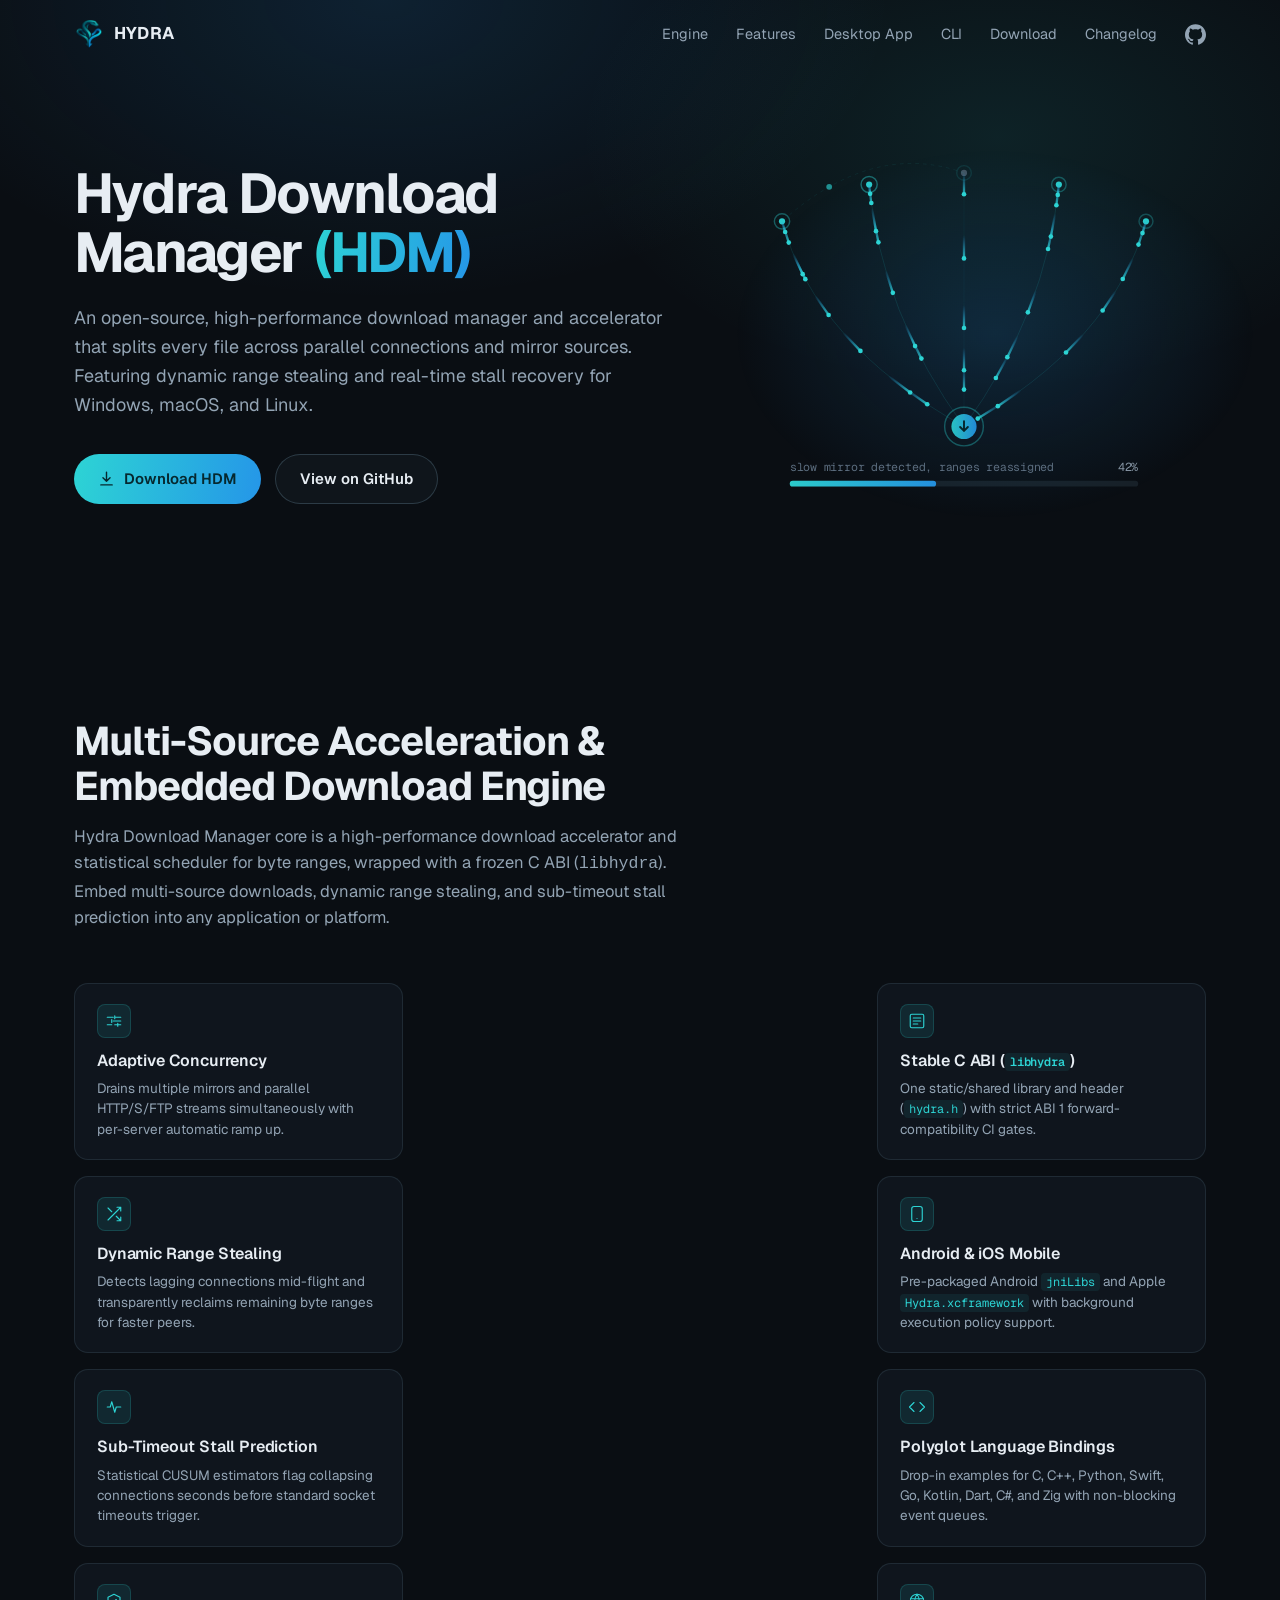
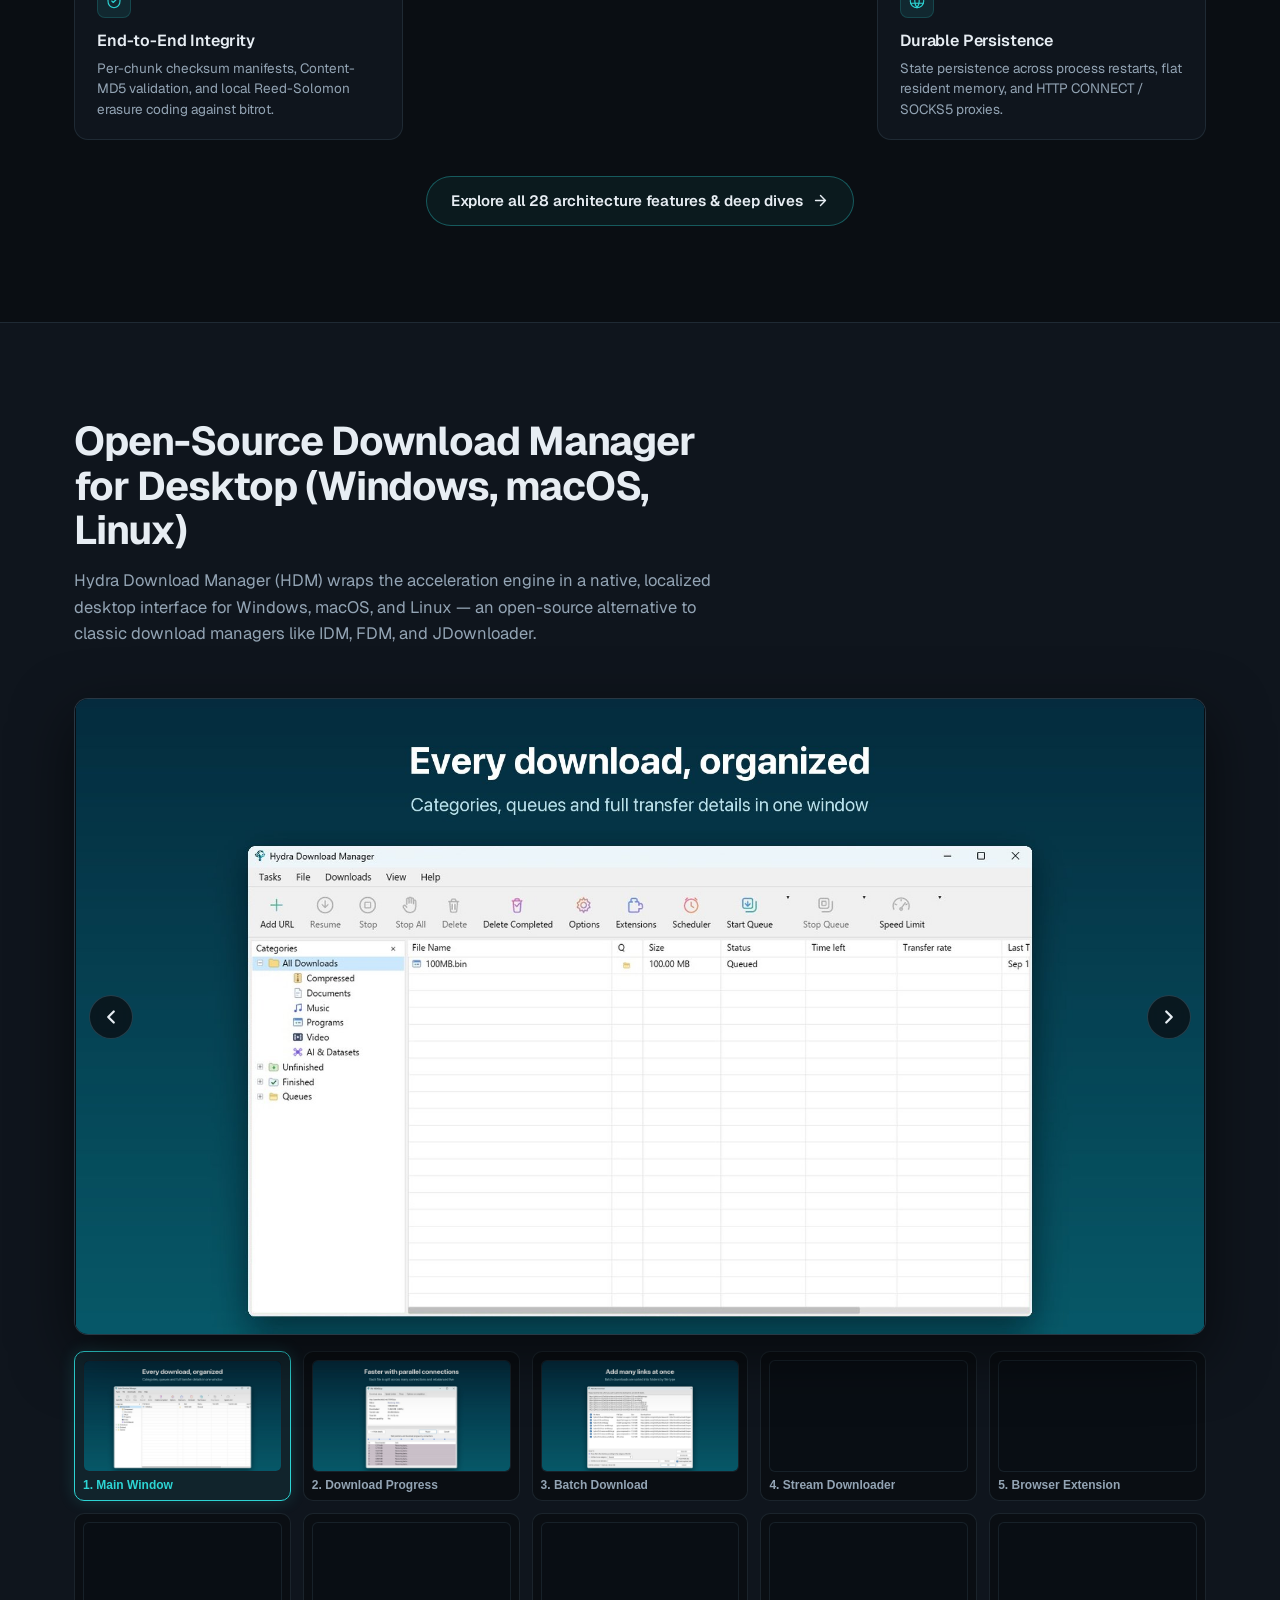
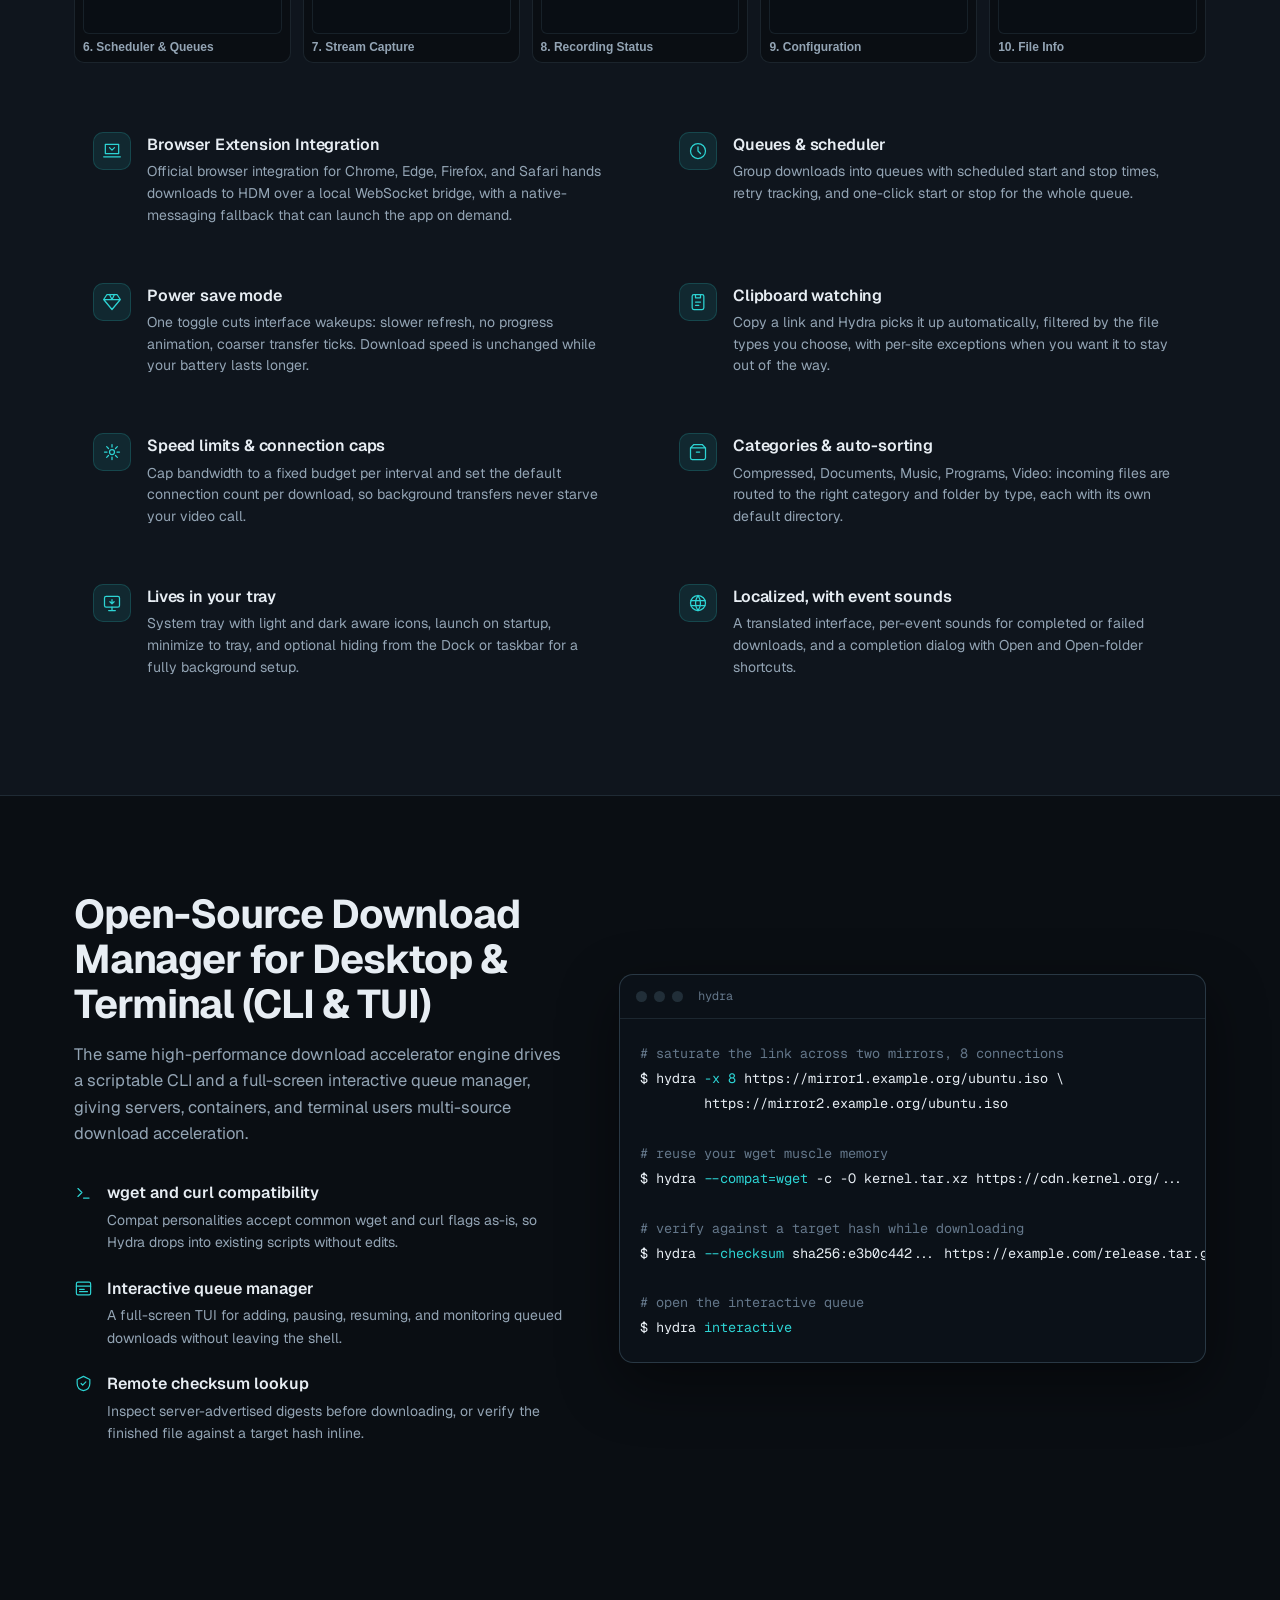
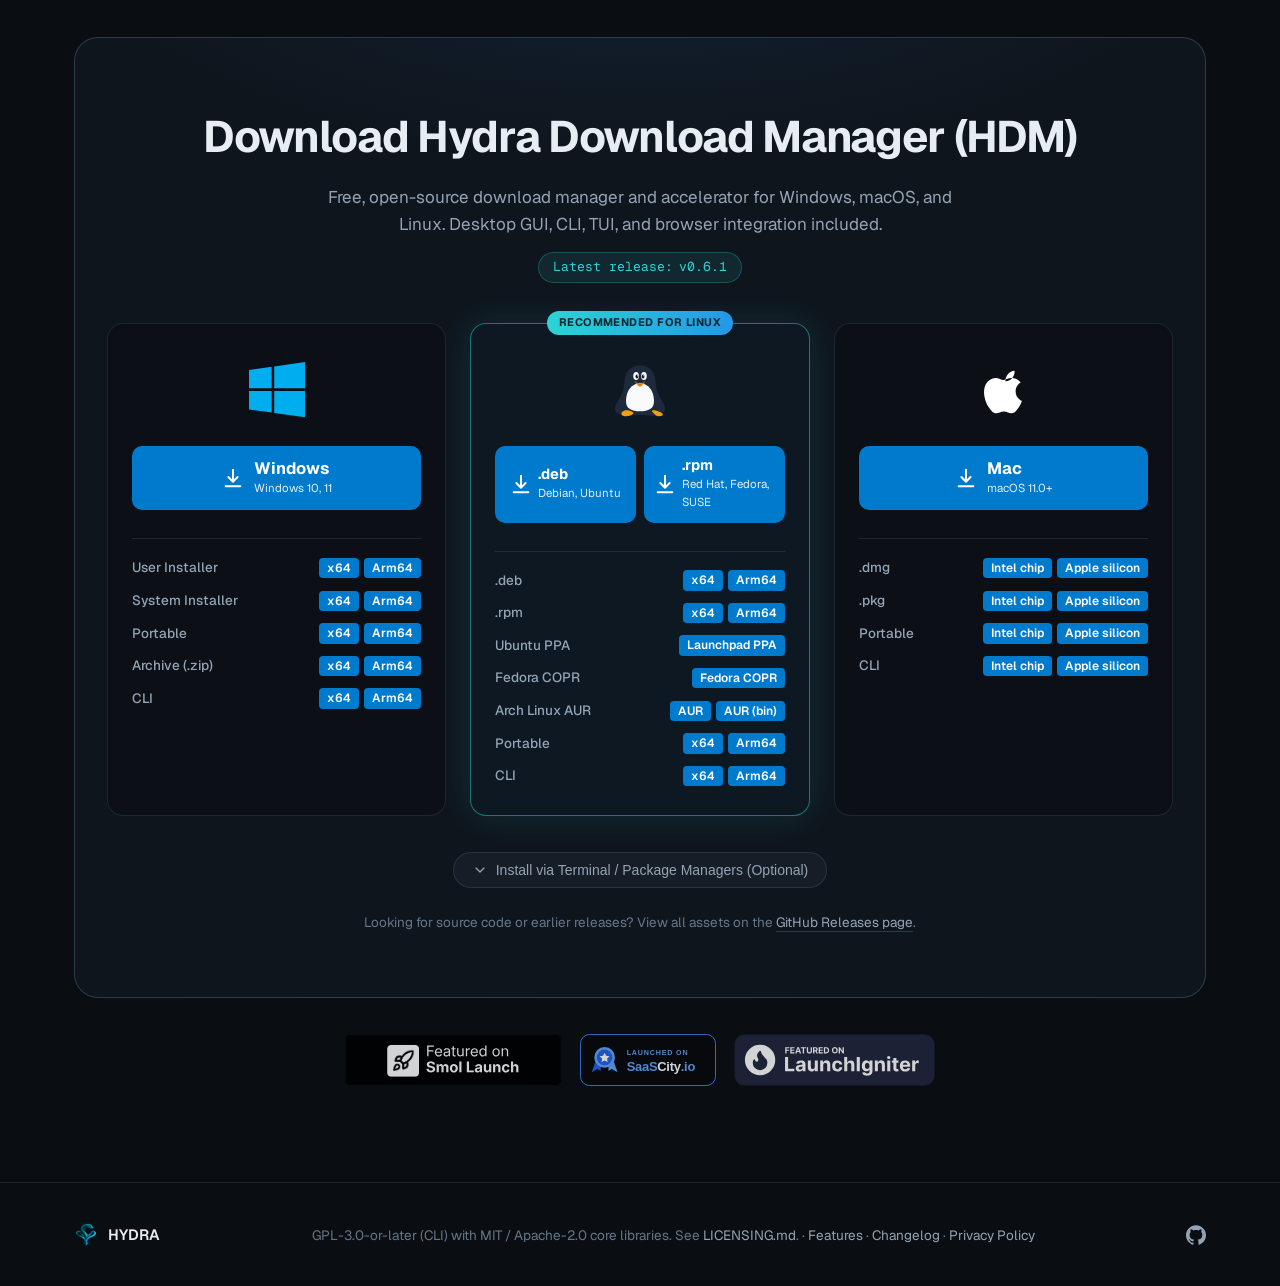
<file: docs/index.html>
<!DOCTYPE html>
<html lang="en">

<head>
  <meta charset="UTF-8">
  <meta name="viewport" content="width=device-width, initial-scale=1.0">
  <meta name="robots" content="index, follow, max-image-preview:large, max-snippet:-1, max-video-preview:-1">
  <meta name="author" content="Javad Rajabzadeh">
  <meta name="theme-color" content="#0a0e13">
  <title>Hydra Download Manager (HDM) – Fast, Multi-Source Download Engine</title>
  <meta name="description"
    content="Hydra Download Manager (HDM) is an open-source, high-performance download manager for Windows, macOS, and Linux featuring multi-connection acceleration, browser integration, and CLI support.">
  <link rel="canonical" href="https://hydra.javad.dev/">
  <link rel="icon" type="image/png" href="logo.png">
  <meta property="og:title" content="Hydra Download Manager (HDM) – Fast, Multi-Source Download Engine">
  <meta property="og:description"
    content="Hydra Download Manager (HDM) is an open-source, high-performance download manager for Windows, macOS, and Linux featuring multi-connection acceleration, browser integration, and CLI support.">
  <meta property="og:image" content="https://hydra.javad.dev/img/screenshot.jpg">
  <meta property="og:url" content="https://hydra.javad.dev/">
  <meta property="og:type" content="website">
  <meta property="og:locale" content="en_US">
  <meta property="og:site_name" content="Hydra Download Manager">
  <meta name="twitter:card" content="summary_large_image">
  <meta name="twitter:title" content="Hydra Download Manager (HDM) – Fast, Multi-Source Download Engine">
  <meta name="twitter:description"
    content="Hydra Download Manager (HDM) is an open-source, high-performance download manager for Windows, macOS, and Linux featuring multi-connection acceleration, browser integration, and CLI support.">
  <meta name="twitter:image" content="https://hydra.javad.dev/img/screenshot.jpg">
  <script type="application/ld+json">
{
  "@context": "https://schema.org",
  "@graph": [
    {
      "@type": "SoftwareApplication",
      "@id": "https://hydra.javad.dev/#software",
      "name": "Hydra Download Manager",
      "alternateName": [
        "HDM",
        "Hydra",
        "Hydra Download Manager (HDM)",
        "libhydra"
      ],
      "description": "Hydra Download Manager (HDM) is a free, open-source download manager and download accelerator for Windows, macOS and Linux. It splits every file across parallel connections and multiple mirror sources, reclaims byte ranges from stalling peers, and resumes interrupted downloads. The same engine ships as libhydra, an embeddable C ABI library.",
      "url": "https://hydra.javad.dev/",
      "downloadUrl": "https://github.com/ja7ad/hydra/releases/latest",
      "installUrl": "https://hydra.javad.dev/#download",
      "softwareVersion": "1.0.1",
      "datePublished": "2026-09-26",
      "releaseNotes": "https://hydra.javad.dev/changelog.html",
      "operatingSystem": [
        "Windows",
        "macOS",
        "Linux"
      ],
      "applicationCategory": "UtilitiesApplication",
      "applicationSubCategory": "Download Manager",
      "license": "https://github.com/ja7ad/hydra/blob/main/LICENSING.md",
      "isAccessibleForFree": true,
      "programmingLanguage": [
        "Rust",
        "C"
      ],
      "image": "https://hydra.javad.dev/img/screenshot.jpg",
      "screenshot": [
        "https://hydra.javad.dev/img/screenshot.jpg",
        "https://hydra.javad.dev/img/screenshot2.jpg",
        "https://hydra.javad.dev/img/screenshot3.jpg",
        "https://hydra.javad.dev/img/screenshot4.jpg",
        "https://hydra.javad.dev/img/screenshot5.jpg",
        "https://hydra.javad.dev/img/screenshot6.jpg",
        "https://hydra.javad.dev/img/screenshot7.jpg",
        "https://hydra.javad.dev/img/screenshot8.jpg",
        "https://hydra.javad.dev/img/screenshot9.jpg",
        "https://hydra.javad.dev/img/screenshot10.jpg"
      ],
      "featureList": [
        "Adaptive concurrency across multiple mirrors and parallel HTTP/S/FTP streams",
        "Dynamic range stealing from lagging connections",
        "Sub-timeout stall prediction using statistical CUSUM estimators",
        "End-to-end integrity with per-chunk checksums and Reed-Solomon erasure coding",
        "Stable C ABI (libhydra) for embedding into other applications",
        "Android and iOS mobile packaging",
        "Language bindings for C, C++, Python, Swift, Go, Kotlin, Dart, C# and Zig",
        "Durable persistence and resume across process restarts",
        "Browser extension integration for Chrome, Edge, Firefox and Safari",
        "Download queues with scheduled start and stop times",
        "Clipboard watching with per-site exceptions",
        "Bandwidth speed limits and per-server connection caps",
        "HTTP CONNECT and SOCKS5 proxy support"
      ],
      "offers": {
        "@type": "Offer",
        "price": "0",
        "priceCurrency": "USD"
      },
      "author": {
        "@id": "https://hydra.javad.dev/#author"
      },
      "publisher": {
        "@id": "https://hydra.javad.dev/#author"
      },
      "maintainer": {
        "@id": "https://hydra.javad.dev/#author"
      },
      "codeRepository": "https://github.com/ja7ad/hydra",
      "sameAs": [
        "https://github.com/ja7ad/hydra",
        "https://sourceforge.net/projects/hydra-download-manager/",
        "https://addons.mozilla.org/en-US/firefox/addon/hdm-integration/",
        "https://saascity.io/live/hydra-download-manager"
      ]
    },
    {
      "@type": "Person",
      "@id": "https://hydra.javad.dev/#author",
      "name": "Javad Rajabzadeh",
      "alternateName": "ja7ad",
      "url": "https://javad.dev/",
      "sameAs": [
        "https://github.com/ja7ad",
        "https://sourceforge.net/u/ja7ad/profile/"
      ]
    },
    {
      "@type": "WebSite",
      "@id": "https://hydra.javad.dev/#website",
      "url": "https://hydra.javad.dev/",
      "name": "Hydra Download Manager",
      "alternateName": "HDM",
      "inLanguage": "en",
      "publisher": {
        "@id": "https://hydra.javad.dev/#author"
      },
      "about": {
        "@id": "https://hydra.javad.dev/#software"
      }
    },
    {
      "@type": "WebPage",
      "@id": "https://hydra.javad.dev/#webpage",
      "url": "https://hydra.javad.dev/",
      "name": "Hydra Download Manager (HDM)",
      "description": "Free open-source download manager and accelerator for Windows, macOS and Linux.",
      "isPartOf": {
        "@id": "https://hydra.javad.dev/#website"
      },
      "about": {
        "@id": "https://hydra.javad.dev/#software"
      },
      "inLanguage": "en",
      "primaryImageOfPage": "https://hydra.javad.dev/img/screenshot.jpg"
    }
  ]
}
  </script>
  <link rel="preconnect" href="https://fonts.googleapis.com">
  <link rel="preconnect" href="https://fonts.gstatic.com" crossorigin>
  <link
    href="https://fonts.googleapis.com/css2?family=Geist:wght@400;500;600;700&family=Geist+Mono:wght@400;500&display=swap"
    rel="stylesheet">
  <style>
    :root {
      --bg: #0a0e13;
      --bg-raised: #0f151d;
      --line: rgba(148, 197, 222, 0.12);
      --line-strong: rgba(148, 197, 222, 0.22);
      --text: #e7edf3;
      --text-dim: #93a4b4;
      --text-faint: #64778a;
      --accent: #2dd4d4;
      --accent-ink: #06282e;
      --grad: linear-gradient(100deg, #2dd4d4, #2596e8);
      --radius: 14px;
      --font-sans: "Geist", system-ui, -apple-system, "Segoe UI", sans-serif;
      --font-mono: "Geist Mono", ui-monospace, "SF Mono", Menlo, monospace;
    }

    * {
      margin: 0;
      padding: 0;
      box-sizing: border-box;
    }

    html {
      scroll-behavior: smooth;
      max-width: 100vw;
      overflow-x: hidden;
    }

    @media (prefers-reduced-motion: reduce) {
      html {
        scroll-behavior: auto;
      }
    }

    body {
      background: var(--bg);
      color: var(--text);
      font-family: var(--font-sans);
      font-size: 16px;
      line-height: 1.6;
      -webkit-font-smoothing: antialiased;
      overflow-x: hidden;
      max-width: 100vw;
      width: 100%;
    }

    a {
      color: inherit;
      text-decoration: none;
    }

    img {
      max-width: 100%;
      display: block;
    }

    svg {
      max-width: 100%;
      height: auto;
    }

    .wrap {
      max-width: 1180px;
      margin: 0 auto;
      padding: 0 24px;
      width: 100%;
      box-sizing: border-box;
    }

    .nav {
      position: fixed;
      top: 0;
      left: 0;
      right: 0;
      z-index: 40;
      border-bottom: 1px solid transparent;
      transition: background 0.25s ease, border-color 0.25s ease;
      width: 100%;
    }

    .nav.scrolled {
      background: rgba(10, 14, 19, 0.82);
      backdrop-filter: blur(14px);
      -webkit-backdrop-filter: blur(14px);
      border-bottom-color: var(--line);
    }

    .nav-inner {
      height: 68px;
      display: flex;
      align-items: center;
      justify-content: space-between;
    }

    .brand {
      display: flex;
      align-items: center;
      gap: 10px;
      font-weight: 700;
      font-size: 17px;
      letter-spacing: 0.01em;
    }

    .brand img {
      width: 30px;
      height: 30px;
    }

    .nav-links {
      display: flex;
      align-items: center;
      gap: 28px;
      font-size: 14.5px;
      color: var(--text-dim);
    }

    .nav-links a {
      transition: color 0.15s ease;
    }

    .nav-links a:hover {
      color: var(--text);
    }

    .nav-gh {
      display: inline-flex;
      align-items: center;
    }

    .nav-gh svg {
      width: 21px;
      height: 21px;
    }

    .nav-toggle {
      display: none;
      background: transparent;
      border: 1px solid var(--line);
      border-radius: 8px;
      color: var(--text);
      padding: 6px;
      cursor: pointer;
      align-items: center;
      justify-content: center;
      transition: background 0.15s ease, border-color 0.15s ease;
    }

    .nav-toggle:hover {
      background: rgba(148, 197, 222, 0.08);
      border-color: var(--line-strong);
    }

    .nav-toggle svg {
      width: 22px;
      height: 22px;
    }

    .btn {
      display: inline-flex;
      align-items: center;
      gap: 9px;
      font-weight: 600;
      font-size: 15px;
      white-space: nowrap;
      border-radius: 999px;
      padding: 12px 24px;
      transition: transform 0.15s ease, box-shadow 0.2s ease, background 0.2s ease, border-color 0.2s ease;
    }

    .btn:active {
      transform: translateY(1px) scale(0.99);
    }

    .btn-primary {
      background: var(--grad);
      color: var(--accent-ink);
    }

    .btn-primary:hover {
      box-shadow: 0 6px 28px rgba(45, 200, 220, 0.28);
    }

    .btn-ghost {
      border: 1px solid var(--line-strong);
      color: var(--text);
      background: rgba(148, 197, 222, 0.04);
    }

    .btn-ghost:hover {
      border-color: rgba(148, 197, 222, 0.4);
      background: rgba(148, 197, 222, 0.08);
    }

    .btn svg {
      width: 17px;
      height: 17px;
      flex: none;
    }

    .hero {
      padding: 140px 0 96px;
      position: relative;
    }

    .hero::before {
      content: "";
      position: absolute;
      inset: 0;
      z-index: -1;
      background:
        radial-gradient(780px 460px at 30% 0%, rgba(37, 150, 232, 0.14), transparent 65%),
        radial-gradient(700px 420px at 78% 22%, rgba(45, 212, 212, 0.10), transparent 60%);
    }

    .hero-grid {
      display: grid;
      grid-template-columns: minmax(0, 11fr) minmax(0, 9fr);
      gap: 56px;
      align-items: center;
    }

    .hero h1 {
      font-size: clamp(36px, 4.4vw, 56px);
      line-height: 1.06;
      letter-spacing: -0.03em;
      font-weight: 700;
    }

    .hero h1 .grad {
      background: var(--grad);
      -webkit-background-clip: text;
      background-clip: text;
      color: transparent;
    }

    .hero p {
      margin-top: 22px;
      font-size: 18px;
      color: var(--text-dim);
      max-width: 52ch;
    }

    .hero-ctas {
      margin-top: 34px;
      display: flex;
      gap: 14px;
      flex-wrap: wrap;
    }

    .shot {
      position: relative;
      display: flex;
      justify-content: center;
    }

    .shot::before {
      content: "";
      position: absolute;
      z-index: -1;
      inset: -12% -14%;
      background: radial-gradient(60% 55% at 55% 50%, rgba(37, 150, 232, 0.18), transparent 70%);
      pointer-events: none;
    }

    .viz {
      width: min(100%, 500px);
    }

    .viz canvas {
      display: block;
      width: 100%;
      aspect-ratio: 5 / 4;
    }

    @media (prefers-reduced-motion: no-preference) {

      .hero-copy,
      .shot {
        animation: rise 0.7s cubic-bezier(0.16, 1, 0.3, 1) both;
      }

      .shot {
        animation-delay: 0.12s;
      }
    }

    @keyframes rise {
      from {
        opacity: 0;
        transform: translateY(18px);
      }

      to {
        opacity: 1;
        transform: none;
      }
    }

    section {
      padding: 96px 0;
    }

    .sec-head {
      max-width: 62ch;
      margin-bottom: 52px;
    }

    .sec-head h2 {
      font-size: clamp(28px, 3.2vw, 40px);
      letter-spacing: -0.025em;
      line-height: 1.12;
      font-weight: 700;
    }

    .sec-head p {
      margin-top: 14px;
      color: var(--text-dim);
      font-size: 16.5px;
      max-width: 58ch;
    }

    .ico {
      width: 38px;
      height: 38px;
      border-radius: 10px;
      display: flex;
      align-items: center;
      justify-content: center;
      background: rgba(45, 212, 212, 0.1);
      border: 1px solid rgba(45, 212, 212, 0.18);
      margin-bottom: 14px;
      flex: none;
    }

    .ico svg {
      width: 20px;
      height: 20px;
      stroke: var(--accent);
    }

    /* Engine Showcase - 3 Column Layout with Center Canvas */
    .engine-showcase {
      display: grid;
      grid-template-columns: minmax(0, 1fr) minmax(0, 1.32fr) minmax(0, 1fr);
      gap: 20px;
      align-items: stretch;
    }

    .engine-col {
      display: flex;
      flex-direction: column;
      gap: 16px;
      justify-content: space-between;
    }

    .engine-card {
      border: 1px solid var(--line);
      border-radius: var(--radius);
      background: var(--bg-raised);
      padding: 20px 22px;
      display: flex;
      flex-direction: column;
      justify-content: center;
      flex: 1;
      transition: border-color 0.2s ease, transform 0.2s ease, box-shadow 0.2s ease;
    }

    .engine-card:hover {
      border-color: var(--line-strong);
      transform: translateY(-2px);
      box-shadow: 0 8px 24px rgba(0, 0, 0, 0.4);
    }

    .engine-card .ico {
      margin-bottom: 10px;
      width: 34px;
      height: 34px;
      border-radius: 8px;
    }

    .engine-card .ico svg {
      width: 18px;
      height: 18px;
    }

    .engine-card h3 {
      font-size: 16px;
      font-weight: 600;
      letter-spacing: -0.01em;
      color: var(--text);
    }

    .engine-card p {
      margin-top: 5px;
      font-size: 13.5px;
      color: var(--text-dim);
      line-height: 1.5;
    }

    .engine-card code {
      font-family: var(--font-mono);
      font-size: 12px;
      color: var(--accent);
      background: rgba(45, 212, 212, 0.08);
      padding: 1px 5px;
      border-radius: 4px;
    }

    .engine-col-center {
      display: flex;
      align-items: stretch;
      justify-content: center;
      position: relative;
      width: 100%;
      height: 100%;
      min-height: 520px;
    }

    #engine-canvas {
      display: block;
      width: 100%;
      height: 100%;
      background: transparent;
    }

    .gui {
      background: var(--bg-raised);
      border-top: 1px solid var(--line);
      border-bottom: 1px solid var(--line);
    }

    .gui-catalog-wrap {
      margin-bottom: 48px;
      display: flex;
      flex-direction: column;
      gap: 16px;
      width: 100%;
    }

    .gui-stage {
      position: relative;
      border-radius: var(--radius);
      border: 1px solid var(--line-strong);
      background: #0b1118;
      overflow: hidden;
      box-shadow: 0 20px 60px rgba(0, 0, 0, 0.55);
      aspect-ratio: 16 / 9;
      display: flex;
      align-items: center;
      justify-content: center;
      width: 100%;
    }

    .gui-slide {
      position: absolute;
      inset: 0;
      opacity: 0;
      pointer-events: none;
      transition: opacity 0.35s ease, transform 0.35s ease;
      transform: scale(0.985);
      display: flex;
      align-items: center;
      justify-content: center;
    }

    .gui-slide.active {
      opacity: 1;
      pointer-events: auto;
      transform: scale(1);
    }

    .gui-slide img {
      width: 100%;
      height: 100%;
      object-fit: contain;
      display: block;
      background: #080d13;
    }

    .gui-nav-btn {
      position: absolute;
      top: 50%;
      transform: translateY(-50%);
      z-index: 10;
      width: 44px;
      height: 44px;
      border-radius: 50%;
      background: rgba(10, 14, 19, 0.8);
      border: 1px solid var(--line-strong);
      color: var(--text);
      display: flex;
      align-items: center;
      justify-content: center;
      cursor: pointer;
      backdrop-filter: blur(8px);
      -webkit-backdrop-filter: blur(8px);
      transition: all 0.2s ease;
    }

    .gui-nav-btn:hover {
      background: rgba(45, 212, 212, 0.2);
      border-color: var(--accent);
      color: var(--accent);
      transform: translateY(-50%) scale(1.08);
    }

    .gui-nav-prev {
      left: 14px;
    }

    .gui-nav-next {
      right: 14px;
    }

    .gui-nav-btn svg {
      width: 22px;
      height: 22px;
      stroke: currentColor;
      fill: none;
    }

    /* Thumbnails catalog strip */
    .gui-thumbs {
      display: grid;
      grid-template-columns: repeat(5, 1fr);
      gap: 12px;
      width: 100%;
    }

    .gui-thumb {
      background: var(--bg);
      border: 1px solid var(--line);
      border-radius: 10px;
      padding: 8px;
      cursor: pointer;
      display: flex;
      flex-direction: column;
      gap: 6px;
      transition: all 0.2s ease;
      text-align: left;
      min-width: 0;
    }

    .gui-thumb:hover {
      border-color: var(--line-strong);
      background: rgba(148, 197, 222, 0.05);
    }

    .gui-thumb.active {
      border-color: var(--accent);
      background: rgba(45, 212, 212, 0.08);
      box-shadow: 0 0 16px rgba(45, 212, 212, 0.18);
    }

    .gui-thumb-img {
      width: 100%;
      aspect-ratio: 16 / 9;
      border-radius: 6px;
      overflow: hidden;
      background: #090e14;
      border: 1px solid rgba(148, 197, 222, 0.1);
    }

    .gui-thumb-img img {
      width: 100%;
      height: 100%;
      object-fit: cover;
      display: block;
    }

    .gui-thumb-label {
      font-size: 12px;
      font-weight: 600;
      color: var(--text-dim);
      white-space: nowrap;
      overflow: hidden;
      text-overflow: ellipsis;
      transition: color 0.2s ease;
    }

    .gui-thumb.active .gui-thumb-label {
      color: var(--accent);
    }

    .gui-grid {
      display: grid;
      grid-template-columns: 1fr 1fr;
      gap: 14px 40px;
    }

    .gui-item {
      display: flex;
      gap: 16px;
      padding: 20px 18px;
      border-radius: var(--radius);
      border: 1px solid transparent;
      transition: background 0.2s ease, border-color 0.2s ease;
    }

    .gui-item:hover {
      background: rgba(148, 197, 222, 0.04);
      border-color: var(--line);
    }

    .gui-item .ico {
      margin-bottom: 0;
      width: 38px;
      height: 38px;
    }

    .gui-item .ico svg {
      width: 20px;
      height: 20px;
    }

    .gui-item h3 {
      font-size: 16px;
      font-weight: 600;
      letter-spacing: -0.01em;
    }

    .gui-item p {
      font-size: 14px;
      color: var(--text-dim);
      margin-top: 4px;
      line-height: 1.55;
    }

    .cli-grid {
      display: grid;
      grid-template-columns: minmax(0, 5fr) minmax(0, 6fr);
      gap: 56px;
      align-items: center;
    }

    .cli-points {
      display: flex;
      flex-direction: column;
      gap: 22px;
      margin-top: 34px;
    }

    .cli-point {
      display: flex;
      gap: 14px;
    }

    .cli-point .dotless {
      flex: none;
      margin-top: 3px;
    }

    .cli-point .dotless svg {
      width: 19px;
      height: 19px;
      stroke: var(--accent);
    }

    .cli-point h3 {
      font-size: 16px;
      font-weight: 600;
    }

    .cli-point p {
      font-size: 14px;
      color: var(--text-dim);
      margin-top: 3px;
    }

    .term {
      border: 1px solid var(--line-strong);
      border-radius: var(--radius);
      background: #0b1118;
      overflow: hidden;
      box-shadow: 0 20px 60px rgba(0, 0, 0, 0.45);
      max-width: 100%;
      min-width: 0;
    }

    .term-bar {
      display: flex;
      align-items: center;
      gap: 7px;
      padding: 12px 16px;
      border-bottom: 1px solid var(--line);
    }

    .term-bar i {
      width: 11px;
      height: 11px;
      border-radius: 50%;
      background: rgba(148, 197, 222, 0.16);
    }

    .term-bar span {
      margin-left: 8px;
      font-family: var(--font-mono);
      font-size: 12px;
      color: var(--text-faint);
    }

    .term pre {
      padding: 22px 20px;
      font-family: var(--font-mono);
      font-size: 13.5px;
      line-height: 1.85;
      overflow-x: auto;
      color: var(--text-dim);
      max-width: 100%;
      min-width: 0;
    }

    .term .c-cmd {
      color: var(--text);
    }

    .term .c-accent {
      color: var(--accent);
    }

    .term .c-dim {
      color: var(--text-faint);
    }

    /* Download Section - VS Code Style Redesign */
    .dl-card {
      border: 1px solid var(--line-strong);
      border-radius: 24px;
      background:
        radial-gradient(900px 450px at 50% -20%, rgba(37, 150, 232, 0.14), transparent 70%),
        var(--bg-raised);
      padding: 64px 32px;
      text-align: center;
      max-width: 100%;
      min-width: 0;
      box-sizing: border-box;
    }

    .dl-card h2 {
      font-size: clamp(32px, 3.6vw, 44px);
      letter-spacing: -0.03em;
      font-weight: 700;
      word-break: break-word;
    }

    .dl-card>p.dl-subtitle {
      margin: 12px auto 0;
      color: var(--text-dim);
      max-width: 58ch;
      font-size: 17px;
    }

    .version-tag-pill {
      display: inline-flex;
      align-items: center;
      gap: 6px;
      margin-top: 14px;
      padding: 4px 14px;
      border-radius: 999px;
      background: rgba(45, 212, 212, 0.1);
      border: 1px solid rgba(45, 212, 212, 0.25);
      font-family: var(--font-mono);
      font-size: 13px;
      color: var(--accent);
    }

    .vscode-dl-grid {
      display: grid;
      grid-template-columns: repeat(3, 1fr);
      gap: 24px;
      margin-top: 40px;
      text-align: left;
      width: 100%;
      min-width: 0;
    }

    .vscode-dl-card {
      border: 1px solid var(--line);
      border-radius: 16px;
      background: rgba(10, 14, 19, 0.6);
      padding: 32px 24px 28px;
      display: flex;
      flex-direction: column;
      align-items: center;
      position: relative;
      transition: border-color 0.2s ease, box-shadow 0.2s ease, transform 0.2s ease;
      min-width: 0;
      max-width: 100%;
      box-sizing: border-box;
    }

    .vscode-dl-card:hover {
      border-color: var(--line-strong);
      background: rgba(15, 21, 29, 0.85);
    }

    .vscode-dl-card.highlighted {
      border-color: rgba(45, 212, 212, 0.5);
      box-shadow: 0 0 35px rgba(45, 212, 212, 0.14);
      background: rgba(15, 25, 36, 0.85);
    }

    .os-badge {
      display: none;
      position: absolute;
      top: -13px;
      background: var(--grad);
      color: var(--accent-ink);
      font-size: 11px;
      font-weight: 700;
      padding: 3px 12px;
      border-radius: 999px;
      text-transform: uppercase;
      letter-spacing: 0.04em;
    }

    .vscode-dl-card.highlighted .os-badge {
      display: block;
    }

    .platform-icon {
      width: 68px;
      height: 68px;
      display: flex;
      align-items: center;
      justify-content: center;
      margin-bottom: 22px;
      flex: none;
    }

    .platform-icon svg {
      width: 56px;
      height: 56px;
    }

    .primary-dl-group {
      width: 100%;
      margin-bottom: 24px;
    }

    .vscode-btn-primary {
      display: flex;
      align-items: center;
      justify-content: center;
      gap: 10px;
      background: #007acc;
      color: #ffffff;
      width: 100%;
      padding: 13px 16px;
      border-radius: 10px;
      font-weight: 600;
      text-decoration: none;
      transition: background 0.15s ease, transform 0.15s ease, box-shadow 0.2s ease;
    }

    .vscode-btn-primary:hover {
      background: #0098ff;
      box-shadow: 0 6px 20px rgba(0, 122, 204, 0.4);
      transform: translateY(-1px);
      color: #ffffff;
    }

    .vscode-btn-primary svg {
      width: 22px;
      height: 22px;
      flex: none;
      stroke: #ffffff;
      stroke-width: 2.2;
    }

    .btn-text {
      text-align: left;
    }

    .btn-title {
      font-size: 16.5px;
      font-weight: 700;
      display: block;
      line-height: 1.15;
    }

    .btn-sub {
      font-size: 11.5px;
      opacity: 0.88;
      font-weight: 400;
      display: block;
      margin-top: 1px;
    }

    .dual-btn {
      display: flex;
      gap: 8px;
    }

    .dual-btn .vscode-btn-primary {
      padding: 11px 10px;
      gap: 6px;
    }

    .dual-btn .btn-title {
      font-size: 14.5px;
    }

    .dl-matrix {
      width: 100%;
      display: flex;
      flex-direction: column;
      gap: 11px;
      margin-top: 4px;
      border-top: 1px solid var(--line);
      padding-top: 18px;
      min-width: 0;
    }

    .matrix-row {
      display: flex;
      align-items: center;
      justify-content: space-between;
      gap: 10px;
      width: 100%;
      min-width: 0;
    }

    .row-label {
      font-size: 13.5px;
      color: var(--text-dim);
      font-weight: 500;
    }

    .pill-group {
      display: flex;
      gap: 5px;
      flex-wrap: wrap;
      justify-content: flex-end;
      min-width: 0;
    }

    .pill {
      display: inline-flex;
      align-items: center;
      background: #007acc;
      color: #ffffff;
      font-size: 12px;
      font-weight: 600;
      padding: 3px 8px;
      border-radius: 4px;
      text-decoration: none;
      transition: background 0.15s ease, transform 0.12s ease;
      line-height: 1.2;
    }

    .pill:hover {
      background: #0098ff;
      transform: translateY(-1px);
      box-shadow: 0 2px 8px rgba(0, 152, 255, 0.35);
      color: #ffffff;
    }

    .terminal-opt-wrap {
      margin-top: 36px;
      text-align: center;
      width: 100%;
    }

    .terminal-opt-btn {
      display: inline-flex;
      align-items: center;
      gap: 8px;
      background: rgba(148, 197, 222, 0.05);
      border: 1px solid var(--line);
      color: var(--text-dim);
      padding: 9px 18px;
      border-radius: 999px;
      font-size: 14px;
      font-weight: 500;
      cursor: pointer;
      transition: color 0.15s ease, border-color 0.15s ease, background 0.15s ease;
    }

    .terminal-opt-btn:hover {
      color: var(--text);
      border-color: var(--line-strong);
      background: rgba(148, 197, 222, 0.1);
    }

    .terminal-opt-btn svg {
      width: 16px;
      height: 16px;
      transition: transform 0.2s ease;
    }

    .terminal-opt-btn.open svg {
      transform: rotate(180deg);
    }

    .install-tabs {
      max-width: 720px;
      margin: 20px auto 0;
      text-align: left;
      width: 100%;
      min-width: 0;
      transition: opacity 0.25s ease, transform 0.25s ease;
    }

    .install-tabs.hidden {
      display: none;
    }

    .tab-row {
      display: flex;
      gap: 8px;
      margin-bottom: 12px;
      width: 100%;
      overflow-x: auto;
      -webkit-overflow-scrolling: touch;
      scrollbar-width: none;
    }

    .tab-row::-webkit-scrollbar {
      display: none;
    }

    .tab {
      font-family: var(--font-sans);
      font-size: 13.5px;
      font-weight: 600;
      color: var(--text-dim);
      background: none;
      border: 1px solid var(--line);
      border-radius: 999px;
      padding: 7px 16px;
      cursor: pointer;
      white-space: nowrap;
      flex: none;
      transition: color 0.15s ease, border-color 0.15s ease, background 0.15s ease;
    }

    .tab:hover {
      color: var(--text);
    }

    .tab.active {
      color: var(--accent);
      border-color: rgba(45, 212, 212, 0.35);
      background: rgba(45, 212, 212, 0.08);
    }

    .cmd {
      display: none;
      align-items: center;
      gap: 12px;
      border: 1px solid var(--line);
      border-radius: 12px;
      background: #0b1118;
      padding: 15px 18px;
      width: 100%;
      min-width: 0;
    }

    .cmd.active {
      display: flex;
    }

    .cmd code {
      font-family: var(--font-mono);
      font-size: 13px;
      color: var(--text-dim);
      overflow-x: auto;
      white-space: nowrap;
      flex: 1;
      min-width: 0;
      scrollbar-width: none;
    }

    .cmd code::-webkit-scrollbar {
      display: none;
    }

    .cmd code b {
      color: var(--accent);
      font-weight: 500;
    }

    .copy {
      flex: none;
      display: flex;
      align-items: center;
      justify-content: center;
      width: 34px;
      height: 34px;
      border-radius: 8px;
      cursor: pointer;
      background: rgba(148, 197, 222, 0.06);
      border: 1px solid var(--line);
      color: var(--text-dim);
      transition: color 0.15s ease, border-color 0.15s ease;
    }

    .copy:hover {
      color: var(--accent);
      border-color: rgba(45, 212, 212, 0.35);
    }

    .copy svg {
      width: 15px;
      height: 15px;
    }

    .dl-note {
      margin-top: 24px;
      font-size: 13.5px;
      color: var(--text-faint);
      text-align: center;
    }

    .dl-note a {
      color: var(--text-dim);
      border-bottom: 1px solid var(--line-strong);
    }

    .dl-note a:hover {
      color: var(--accent);
    }

    footer {
      border-top: 1px solid var(--line);
      padding: 40px 0;
    }

    .foot {
      display: flex;
      align-items: center;
      justify-content: space-between;
      gap: 20px;
      flex-wrap: wrap;
    }

    .foot-brand {
      display: flex;
      align-items: center;
      gap: 10px;
      font-weight: 600;
      font-size: 15px;
    }

    .foot-brand img {
      width: 24px;
      height: 24px;
    }

    .foot p {
      font-size: 13.5px;
      color: var(--text-faint);
    }

    .foot p a {
      color: var(--text-dim);
    }

    .foot p a:hover {
      color: var(--accent);
    }

    .foot-social {
      display: flex;
      gap: 14px;
    }

    .foot-social a {
      color: var(--text-dim);
      display: inline-flex;
      transition: color 0.15s ease;
    }

    .foot-social a:hover {
      color: var(--text);
    }

    .foot-social svg {
      width: 20px;
      height: 20px;
    }

    .tab-repo-links {
      margin-top: 14px;
      font-size: 13px;
      color: var(--text-dim);
      text-align: center;
    }

    .tab-repo-links a {
      color: var(--accent);
      text-decoration: none;
      font-weight: 500;
    }

    .tab-repo-links a:hover {
      text-decoration: underline;
    }

    @media (max-width: 1060px) {
      .engine-showcase {
        grid-template-columns: 1fr;
        gap: 20px;
      }

      .engine-col-center {
        display: none !important;
      }

      .engine-col {
        display: grid;
        grid-template-columns: 1fr 1fr;
        gap: 14px;
      }
    }

    @media (max-width: 900px) {
      section {
        padding: 64px 0;
      }

      .hero {
        padding: 116px 0 64px;
      }

      .hero-grid {
        grid-template-columns: 1fr;
        gap: 48px;
      }

      .gui-grid {
        grid-template-columns: 1fr;
        gap: 8px;
      }

      .cli-grid {
        grid-template-columns: 1fr;
        gap: 40px;
      }

      .vscode-dl-grid {
        grid-template-columns: 1fr;
      }

      .dl-card {
        padding: 48px 20px;
      }
    }

    @media (max-width: 768px) {
      .nav-toggle {
        display: flex;
      }

      .nav-links {
        display: none;
        position: absolute;
        top: 68px;
        left: 0;
        right: 0;
        background: rgba(10, 14, 19, 0.96);
        backdrop-filter: blur(20px);
        -webkit-backdrop-filter: blur(20px);
        border-bottom: 1px solid var(--line-strong);
        flex-direction: column;
        align-items: stretch;
        padding: 16px 24px 24px;
        gap: 12px;
        box-shadow: 0 20px 40px rgba(0, 0, 0, 0.6);
      }

      .nav-links.open {
        display: flex;
      }

      .nav-links a {
        font-size: 15.5px;
        padding: 10px 0;
        border-bottom: 1px solid rgba(148, 197, 222, 0.08);
        display: flex;
        align-items: center;
        justify-content: space-between;
      }

      .nav-links a:last-child {
        border-bottom: none;
      }

      .nav-gh {
        justify-content: flex-start;
        gap: 8px;
      }

      .nav-gh::after {
        content: "GitHub Repository";
        font-weight: 500;
        font-size: 15px;
      }

      .sec-head h2 {
        font-size: 26px;
      }

      .sec-head p {
        font-size: 15px;
      }

      .gui-thumbs {
        display: flex;
        overflow-x: auto;
        -webkit-overflow-scrolling: touch;
        scrollbar-width: none;
        padding-bottom: 4px;
        gap: 10px;
      }

      .gui-thumbs::-webkit-scrollbar {
        display: none;
      }

      .gui-thumb {
        flex: 0 0 160px;
        min-width: 160px;
      }

      .gui-nav-btn {
        width: 36px;
        height: 36px;
      }

      .gui-nav-prev {
        left: 8px;
      }

      .gui-nav-next {
        right: 8px;
      }
    }

    @media (max-width: 540px) {
      .wrap {
        padding: 0 16px;
      }

      .hero {
        padding: 92px 0 44px;
      }

      .hero h1 {
        font-size: clamp(26px, 8vw, 36px);
        word-break: break-word;
      }

      .hero p {
        font-size: 15px;
        margin-top: 14px;
      }

      .hero-ctas {
        flex-direction: column;
        width: 100%;
        gap: 10px;
      }

      .hero-ctas .btn {
        width: 100%;
        justify-content: center;
        padding: 13px 20px;
      }

      .engine-col {
        grid-template-columns: 1fr;
      }

      .dual-btn {
        flex-direction: column;
        width: 100%;
        gap: 10px;
      }

      .vscode-btn-primary {
        width: 100%;
        justify-content: center;
      }

      .matrix-row {
        flex-direction: column;
        align-items: flex-start;
        gap: 6px;
      }

      .pill-group {
        justify-content: flex-start;
        width: 100%;
        flex-wrap: wrap;
      }

      .row-label {
        font-size: 13px;
        font-weight: 600;
        color: var(--text);
      }

      .cell {
        padding: 20px 16px;
      }

      .gui-item {
        padding: 14px 10px;
        gap: 12px;
      }

      .gui-item .ico {
        width: 34px;
        height: 34px;
      }

      .gui-item h3 {
        font-size: 15px;
      }

      .gui-item p {
        font-size: 13.5px;
      }

      .dl-card {
        padding: 32px 14px;
        border-radius: 18px;
      }

      .dl-card h2 {
        font-size: 24px;
      }

      .dl-card>p.dl-subtitle {
        font-size: 14.5px;
      }

      .terminal-opt-btn {
        width: 100%;
        justify-content: center;
        font-size: 13px;
        padding: 10px 14px;
      }

      .tab-row {
        flex-wrap: nowrap;
        gap: 6px;
        overflow-x: auto;
        -webkit-overflow-scrolling: touch;
      }

      .tab {
        padding: 6px 12px;
        font-size: 12px;
        flex: none;
      }

      .cmd {
        padding: 12px 14px;
        gap: 8px;
        width: 100%;
      }

      .cmd code {
        font-size: 11.5px;
      }

      .term pre {
        font-size: 12px;
        padding: 16px 14px;
      }

      .foot {
        flex-direction: column;
        align-items: flex-start;
        gap: 14px;
      }
    }
  
    .badge-row {
      margin-top: 36px;
      display: flex;
      flex-wrap: wrap;
      align-items: center;
      justify-content: center;
      gap: 14px 18px;
    }

    .badge-link {
      display: inline-flex;
      border-radius: 10px;
    }

    .badge-link:focus-visible {
      outline: 2px solid var(--accent);
      outline-offset: 4px;
    }

    .badge-row img {
      display: block;
      height: 52px;
      width: auto;
      opacity: 0.82;
      transition: opacity 0.18s ease, transform 0.18s ease;
    }

    .badge-link:hover img,
    .badge-link:focus-visible img {
      opacity: 1;
      transform: translateY(-2px);
    }

    @media (max-width: 480px) {
      .badge-row img {
        height: 44px;
      }
    }

    @media (prefers-reduced-motion: reduce) {

      .badge-row img,
      .badge-link:hover img,
      .badge-link:focus-visible img {
        transition: none;
        transform: none;
      }
    }
  </style>
</head>

<body>

  <div id="top-sentinel" style="position:absolute; top:0; left:0; width:1px; height:1px;" aria-hidden="true"></div>

  <nav class="nav" id="nav">
    <div class="wrap nav-inner">
      <a class="brand" href="#">
        <img src="logo.png" alt="Hydra logo" width="30" height="30">
        HYDRA
      </a>
      <div class="nav-links" id="nav-links">
        <a href="#engine">Engine</a>
        <a href="features.html">Features</a>
        <a href="#app">Desktop App</a>
        <a href="#cli">CLI</a>
        <a href="#download">Download</a>
        <a href="changelog.html">Changelog</a>
        <a class="nav-gh" href="https://github.com/ja7ad/hydra" aria-label="Hydra on GitHub">
          <svg viewBox="0 0 24 24" fill="currentColor" aria-hidden="true">
            <path
              d="M12 .297c-6.63 0-12 5.373-12 12 0 5.303 3.438 9.8 8.205 11.385.6.113.82-.258.82-.577 0-.285-.01-1.04-.015-2.04-3.338.724-4.042-1.61-4.042-1.61C4.422 18.07 3.633 17.7 3.633 17.7c-1.087-.744.084-.729.084-.729 1.205.084 1.838 1.236 1.838 1.236 1.07 1.835 2.809 1.305 3.495.998.108-.776.417-1.305.76-1.605-2.665-.3-5.466-1.332-5.466-5.93 0-1.31.465-2.38 1.235-3.22-.135-.303-.54-1.523.105-3.176 0 0 1.005-.322 3.3 1.23.96-.267 1.98-.399 3-.405 1.02.006 2.04.138 3 .405 2.28-1.552 3.285-1.23 3.285-1.23.645 1.653.24 2.873.12 3.176.765.84 1.23 1.91 1.23 3.22 0 4.61-2.805 5.625-5.475 5.92.42.36.81 1.096.81 2.22 0 1.606-.015 2.896-.015 3.286 0 .315.21.69.825.57C20.565 22.092 24 17.592 24 12.297c0-6.627-5.373-12-12-12" />
          </svg>
        </a>
      </div>
      <button class="nav-toggle" id="nav-toggle" aria-label="Toggle navigation menu" aria-expanded="false">
        <svg viewBox="0 0 24 24" fill="none" stroke="currentColor" stroke-width="2" stroke-linecap="round"
          stroke-linejoin="round" aria-hidden="true">
          <path id="nav-toggle-icon-open" d="M4 6h16M4 12h16M4 18h16" />
          <path id="nav-toggle-icon-close" d="M18 6L6 18M6 6l12 12" style="display:none;" />
        </svg>
      </button>
    </div>
  </nav>

  <header class="hero">
    <div class="wrap hero-grid">
      <div class="hero-copy">
        <h1>Hydra Download Manager <span class="grad">(HDM)</span></h1>
        <p>An open-source, high-performance download manager and accelerator that splits every file across parallel
          connections and mirror sources. Featuring dynamic range stealing and real-time stall recovery for Windows,
          macOS, and Linux.</p>
        <div class="hero-ctas">
          <a class="btn btn-primary" href="#download">
            <svg viewBox="0 0 24 24" fill="none" stroke="currentColor" stroke-width="2" stroke-linecap="round"
              stroke-linejoin="round" aria-hidden="true">
              <path d="M12 3v13m0 0l-5-5m5 5l5-5M4 21h16" />
            </svg>
            Download HDM
          </a>
          <a class="btn btn-ghost" href="https://github.com/ja7ad/hydra">View on GitHub</a>
        </div>
      </div>
      <div class="shot">
        <div class="viz">
          <canvas id="hero-canvas" role="img"
            aria-label="Animation of Hydra Download Manager feeding one download from several mirror sources at once"></canvas>
        </div>
      </div>
    </div>
  </header>

  <section id="engine">
    <div class="wrap">
      <div class="sec-head">
        <h2>Multi-Source Acceleration &amp; Embedded Download Engine</h2>
        <p>Hydra Download Manager core is a high-performance download accelerator and statistical scheduler for byte
          ranges, wrapped with a frozen C ABI (<code>libhydra</code>). Embed multi-source downloads, dynamic range
          stealing, and sub-timeout stall prediction into any application or platform.</p>
      </div>

      <div class="engine-showcase">
        <!-- Left Column: Core Engine Features -->
        <div class="engine-col engine-col-left">
          <div class="engine-card">
            <div class="ico"><svg viewBox="0 0 24 24" fill="none" stroke-width="1.5" stroke-linecap="round"
                stroke-linejoin="round" aria-hidden="true">
                <path d="M21 17h-8m8-10h-8m-2 0H3m18 5H11m-2 5H3M13 5v4m-4 1v4m8 1v4" />
              </svg></div>
            <h3>Adaptive Concurrency</h3>
            <p>Drains multiple mirrors and parallel HTTP/S/FTP streams simultaneously with per-server automatic ramp up.
            </p>
          </div>
          <div class="engine-card">
            <div class="ico"><svg viewBox="0 0 24 24" fill="none" stroke-width="1.5" stroke-linecap="round"
                stroke-linejoin="round" aria-hidden="true">
                <path d="M16 3h5v5M4 20L21 3M21 16v5h-5M15 15l6 6M4 4l5 5" />
              </svg></div>
            <h3>Dynamic Range Stealing</h3>
            <p>Detects lagging connections mid-flight and transparently reclaims remaining byte ranges for faster peers.
            </p>
          </div>
          <div class="engine-card">
            <div class="ico"><svg viewBox="0 0 24 24" fill="none" stroke-width="1.5" stroke-linecap="round"
                stroke-linejoin="round" aria-hidden="true">
                <path d="M3 12h4l2-7 4 14 2-7h6" />
              </svg></div>
            <h3>Sub-Timeout Stall Prediction</h3>
            <p>Statistical CUSUM estimators flag collapsing connections seconds before standard socket timeouts trigger.
            </p>
          </div>
          <div class="engine-card">
            <div class="ico"><svg viewBox="0 0 24 24" fill="none" stroke-width="1.5" stroke-linecap="round"
                stroke-linejoin="round" aria-hidden="true">
                <path d="M12 3l8 4v5c0 4.5-3.2 8.2-8 9-4.8-.8-8-4.5-8-9V7l8-4z M9 12l2 2 4-4" />
              </svg></div>
            <h3>End-to-End Integrity</h3>
            <p>Per-chunk checksum manifests, Content-MD5 validation, and local Reed-Solomon erasure coding against
              bitrot.</p>
          </div>
        </div>

        <!-- Center Column: Interactive Canvas Hub -->
        <div class="engine-col-center">
          <canvas id="engine-canvas" role="img"
            aria-label="Interactive architecture diagram of Hydra engine core connected to feature cards"></canvas>
        </div>

        <!-- Right Column: FFI & Cross-Platform Embedding -->
        <div class="engine-col engine-col-right">
          <div class="engine-card">
            <div class="ico"><svg viewBox="0 0 24 24" fill="none" stroke-width="1.5" stroke-linecap="round"
                stroke-linejoin="round" aria-hidden="true">
                <rect x="3" y="3" width="18" height="18" rx="2" />
                <path d="M7 8h10M7 12h10M7 16h6" />
              </svg></div>
            <h3>Stable C ABI (<code>libhydra</code>)</h3>
            <p>One static/shared library and header (<code>hydra.h</code>) with strict ABI 1 forward-compatibility CI
              gates.</p>
          </div>
          <div class="engine-card">
            <div class="ico"><svg viewBox="0 0 24 24" fill="none" stroke-width="1.5" stroke-linecap="round"
                stroke-linejoin="round" aria-hidden="true">
                <rect x="5" y="2" width="14" height="20" rx="3" />
                <path d="M12 18h.01" />
              </svg></div>
            <h3>Android &amp; iOS Mobile</h3>
            <p>Pre-packaged Android <code>jniLibs</code> and Apple <code>Hydra.xcframework</code> with background
              execution policy support.</p>
          </div>
          <div class="engine-card">
            <div class="ico"><svg viewBox="0 0 24 24" fill="none" stroke-width="1.5" stroke-linecap="round"
                stroke-linejoin="round" aria-hidden="true">
                <path d="M16 18l6-6-6-6M8 6l-6 6 6 6" />
              </svg></div>
            <h3>Polyglot Language Bindings</h3>
            <p>Drop-in examples for C, C++, Python, Swift, Go, Kotlin, Dart, C#, and Zig with non-blocking event queues.
            </p>
          </div>
          <div class="engine-card">
            <div class="ico"><svg viewBox="0 0 24 24" fill="none" stroke-width="1.5" stroke-linecap="round"
                stroke-linejoin="round" aria-hidden="true">
                <circle cx="12" cy="12" r="9" />
                <path d="M3.6 9h16.8M3.6 15h16.8M12 3a15 15 0 010 18M12 3a15 15 0 000 18" />
              </svg></div>
            <h3>Durable Persistence</h3>
            <p>State persistence across process restarts, flat resident memory, and HTTP CONNECT / SOCKS5 proxies.</p>
          </div>
        </div>
      </div>
      <div style="margin-top: 36px; text-align: center;">
        <a class="btn btn-ghost" href="features.html"
          style="border-color: rgba(45, 212, 212, 0.35); background: rgba(45, 212, 212, 0.06);">
          <span>Explore all 28 architecture features &amp; deep dives</span>
          <svg viewBox="0 0 24 24" fill="none" stroke="currentColor" stroke-width="2" stroke-linecap="round"
            stroke-linejoin="round" aria-hidden="true">
            <path d="M5 12h14M12 5l7 7-7 7" />
          </svg>
        </a>
      </div>
    </div>
  </section>

  <section class="gui" id="app">
    <div class="wrap">
      <div class="sec-head">
        <h2>Open-Source Download Manager for Desktop (Windows, macOS, Linux)</h2>
        <p>Hydra Download Manager (HDM) wraps the acceleration engine in a native, localized desktop interface for
          Windows, macOS, and Linux — an open-source alternative to classic download managers like IDM, FDM, and
          JDownloader.</p>
      </div>
      <div class="gui-catalog-wrap">
        <!-- Main Display Stage -->
        <div class="gui-stage" id="gui-stage">
          <button class="gui-nav-btn gui-nav-prev" id="gui-prev" aria-label="Previous screenshot">
            <svg viewBox="0 0 24 24" stroke-width="2.5" stroke-linecap="round" stroke-linejoin="round">
              <polyline points="15 18 9 12 15 6" />
            </svg>
          </button>

          <div class="gui-slide active" data-index="0">
            <img src="img/screenshot.jpg" alt="Hydra Download Manager main window showing active and queued downloads list, category sidebar, and toolbar controls" loading="eager" width="1920" height="1080" decoding="async">
          </div>
          <div class="gui-slide" data-index="1">
            <img src="img/screenshot2.jpg" alt="Hydra Download Manager active download progress dialog with transfer speed, multi-connection segments, and speed limiter" loading="lazy" width="1920" height="1080" decoding="async">
          </div>
          <div class="gui-slide" data-index="2">
            <img src="img/screenshot3.jpg" alt="Hydra Download Manager batch download dialog for selecting and importing multiple release links simultaneously" loading="lazy" width="1920" height="1080" decoding="async">
          </div>
          <div class="gui-slide" data-index="3">
            <img src="img/screenshot4.jpg" alt="Hydra Download Manager HLS and M3U8 video stream capture dialog with selectable stream quality options up to 1080p HD" loading="lazy" width="1920" height="1080" decoding="async">
          </div>
          <div class="gui-slide" data-index="4">
            <img src="img/screenshot5.jpg" alt="Hydra browser extension integrating with web browser to detect and capture multiple download links directly from a page" loading="lazy" width="1920" height="1080" decoding="async">
          </div>
          <div class="gui-slide" data-index="5">
            <img src="img/screenshot6.jpg" alt="Hydra Download Manager scheduler window showing download queues, time-based triggers, and periodic synchronization options" loading="lazy" width="1920" height="1080" decoding="async">
          </div>
          <div class="gui-slide" data-index="6">
            <img src="img/screenshot7.jpg" alt="Hydra Download Manager live stream capture setup showing address input, authentication, and stream quality selection" loading="lazy" width="1920" height="1080" decoding="async">
          </div>
          <div class="gui-slide" data-index="7">
            <img src="img/screenshot8.jpg" alt="Hydra Download Manager live stream recording monitor showing recorded segments, duration, transfer rate, and progress" loading="lazy" width="1920" height="1080" decoding="async">
          </div>
          <div class="gui-slide" data-index="8">
            <img src="img/screenshot9.jpg" alt="Hydra Download Manager configuration window displaying browser extension integration for Chrome and Firefox" loading="lazy" width="1920" height="1080" decoding="async">
          </div>
          <div class="gui-slide" data-index="9">
            <img src="img/screenshot10.jpg" alt="Hydra Download Manager download file info dialog showing source URL, destination folder, category, and file size" loading="lazy" width="1920" height="1080" decoding="async">
          </div>

          <button class="gui-nav-btn gui-nav-next" id="gui-next" aria-label="Next screenshot">
            <svg viewBox="0 0 24 24" stroke-width="2.5" stroke-linecap="round" stroke-linejoin="round">
              <polyline points="9 18 15 12 9 6" />
            </svg>
          </button>
        </div>

        <!-- Thumbnails Catalog -->
        <div class="gui-thumbs" id="gui-thumbs" role="tablist" aria-label="Screenshot Gallery">
          <button class="gui-thumb active" data-index="0" role="tab" aria-selected="true" aria-label="Screenshot 1: Main Window">
            <div class="gui-thumb-img">
              <img src="img/screenshot.jpg" alt="" loading="lazy" width="1920" height="1080" decoding="async">
            </div>
            <span class="gui-thumb-label">1. Main Window</span>
          </button>
          <button class="gui-thumb" data-index="1" role="tab" aria-selected="false" aria-label="Screenshot 2: Download Progress">
            <div class="gui-thumb-img">
              <img src="img/screenshot2.jpg" alt="" loading="lazy" width="1920" height="1080" decoding="async">
            </div>
            <span class="gui-thumb-label">2. Download Progress</span>
          </button>
          <button class="gui-thumb" data-index="2" role="tab" aria-selected="false" aria-label="Screenshot 3: Batch Download">
            <div class="gui-thumb-img">
              <img src="img/screenshot3.jpg" alt="" loading="lazy" width="1920" height="1080" decoding="async">
            </div>
            <span class="gui-thumb-label">3. Batch Download</span>
          </button>
          <button class="gui-thumb" data-index="3" role="tab" aria-selected="false" aria-label="Screenshot 4: Stream Downloader">
            <div class="gui-thumb-img">
              <img src="img/screenshot4.jpg" alt="" loading="lazy" width="1920" height="1080" decoding="async">
            </div>
            <span class="gui-thumb-label">4. Stream Downloader</span>
          </button>
          <button class="gui-thumb" data-index="4" role="tab" aria-selected="false" aria-label="Screenshot 5: Browser Extension">
            <div class="gui-thumb-img">
              <img src="img/screenshot5.jpg" alt="" loading="lazy" width="1920" height="1080" decoding="async">
            </div>
            <span class="gui-thumb-label">5. Browser Extension</span>
          </button>
          <button class="gui-thumb" data-index="5" role="tab" aria-selected="false" aria-label="Screenshot 6: Scheduler &amp; Queues">
            <div class="gui-thumb-img">
              <img src="img/screenshot6.jpg" alt="" loading="lazy" width="1920" height="1080" decoding="async">
            </div>
            <span class="gui-thumb-label">6. Scheduler &amp; Queues</span>
          </button>
          <button class="gui-thumb" data-index="6" role="tab" aria-selected="false" aria-label="Screenshot 7: Stream Capture">
            <div class="gui-thumb-img">
              <img src="img/screenshot7.jpg" alt="" loading="lazy" width="1920" height="1080" decoding="async">
            </div>
            <span class="gui-thumb-label">7. Stream Capture</span>
          </button>
          <button class="gui-thumb" data-index="7" role="tab" aria-selected="false" aria-label="Screenshot 8: Recording Status">
            <div class="gui-thumb-img">
              <img src="img/screenshot8.jpg" alt="" loading="lazy" width="1920" height="1080" decoding="async">
            </div>
            <span class="gui-thumb-label">8. Recording Status</span>
          </button>
          <button class="gui-thumb" data-index="8" role="tab" aria-selected="false" aria-label="Screenshot 9: Configuration">
            <div class="gui-thumb-img">
              <img src="img/screenshot9.jpg" alt="" loading="lazy" width="1920" height="1080" decoding="async">
            </div>
            <span class="gui-thumb-label">9. Configuration</span>
          </button>
          <button class="gui-thumb" data-index="9" role="tab" aria-selected="false" aria-label="Screenshot 10: Download File Info">
            <div class="gui-thumb-img">
              <img src="img/screenshot10.jpg" alt="" loading="lazy" width="1920" height="1080" decoding="async">
            </div>
            <span class="gui-thumb-label">10. File Info</span>
          </button>
        </div>
      </div>
      <div class="gui-grid">
        <div class="gui-item">
          <div class="ico"><svg viewBox="0 0 24 24" fill="none" stroke-width="1.5" stroke-linecap="round"
              stroke-linejoin="round" aria-hidden="true">
              <path d="M4 4h16v11H4zM2 19h20M9 8l3 3 3-3" />
            </svg></div>
          <div>
            <h3>Browser Extension Integration</h3>
            <p>Official browser integration for Chrome, Edge, Firefox, and Safari hands downloads to HDM over a local
              WebSocket bridge, with a native-messaging fallback that can launch the app on demand.</p>
          </div>
        </div>
        <div class="gui-item">
          <div class="ico"><svg viewBox="0 0 24 24" fill="none" stroke-width="1.5" stroke-linecap="round"
              stroke-linejoin="round" aria-hidden="true">
              <circle cx="12" cy="12" r="9" />
              <path d="M12 7v5l3 3" />
            </svg></div>
          <div>
            <h3>Queues &amp; scheduler</h3>
            <p>Group downloads into queues with scheduled start and stop times, retry tracking, and one-click start or
              stop for the whole queue.</p>
          </div>
        </div>
        <div class="gui-item">
          <div class="ico"><svg viewBox="0 0 24 24" fill="none" stroke-width="1.5" stroke-linecap="round"
              stroke-linejoin="round" aria-hidden="true">
              <path d="M6 3h12l4 6-10 12L2 9l4-6zM2 9h20M9 3l3 6 3-6" />
            </svg></div>
          <div>
            <h3>Power save mode</h3>
            <p>One toggle cuts interface wakeups: slower refresh, no progress animation, coarser transfer ticks.
              Download speed is unchanged while your battery lasts longer.</p>
          </div>
        </div>
        <div class="gui-item">
          <div class="ico"><svg viewBox="0 0 24 24" fill="none" stroke-width="1.5" stroke-linecap="round"
              stroke-linejoin="round" aria-hidden="true">
              <rect x="5" y="3" width="14" height="18" rx="2" />
              <path d="M9 3v4h6V3M9 12h6M9 16h4" />
            </svg></div>
          <div>
            <h3>Clipboard watching</h3>
            <p>Copy a link and Hydra picks it up automatically, filtered by the file types you choose, with per-site
              exceptions when you want it to stay out of the way.</p>
          </div>
        </div>
        <div class="gui-item">
          <div class="ico"><svg viewBox="0 0 24 24" fill="none" stroke-width="1.5" stroke-linecap="round"
              stroke-linejoin="round" aria-hidden="true">
              <path
                d="M12 6V3M12 21v-3M6 12H3m18 0h-3M7.8 7.8L5.6 5.6m12.8 12.8l-2.2-2.2m0-8.4l2.2-2.2M5.6 18.4l2.2-2.2" />
              <circle cx="12" cy="12" r="3" />
            </svg></div>
          <div>
            <h3>Speed limits &amp; connection caps</h3>
            <p>Cap bandwidth to a fixed budget per interval and set the default connection count per download, so
              background transfers never starve your video call.</p>
          </div>
        </div>
        <div class="gui-item">
          <div class="ico"><svg viewBox="0 0 24 24" fill="none" stroke-width="1.5" stroke-linecap="round"
              stroke-linejoin="round" aria-hidden="true">
              <path d="M3 7l4-4h10l4 4M3 7v12a2 2 0 002 2h14a2 2 0 002-2V7M3 7h18M10 12h4" />
            </svg></div>
          <div>
            <h3>Categories &amp; auto-sorting</h3>
            <p>Compressed, Documents, Music, Programs, Video: incoming files are routed to the right category and folder
              by type, each with its own default directory.</p>
          </div>
        </div>
        <div class="gui-item">
          <div class="ico"><svg viewBox="0 0 24 24" fill="none" stroke-width="1.5" stroke-linecap="round"
              stroke-linejoin="round" aria-hidden="true">
              <rect x="3" y="4" width="18" height="13" rx="2" />
              <path d="M8 21h8M12 17v4M12 8v5M9.5 10.5L12 13l2.5-2.5" />
            </svg></div>
          <div>
            <h3>Lives in your tray</h3>
            <p>System tray with light and dark aware icons, launch on startup, minimize to tray, and optional hiding
              from the Dock or taskbar for a fully background setup.</p>
          </div>
        </div>
        <div class="gui-item">
          <div class="ico"><svg viewBox="0 0 24 24" fill="none" stroke-width="1.5" stroke-linecap="round"
              stroke-linejoin="round" aria-hidden="true">
              <circle cx="12" cy="12" r="9" />
              <path d="M3.6 9h16.8M3.6 15h16.8M12 3a15 15 0 010 18M12 3a15 15 0 000 18" />
            </svg></div>
          <div>
            <h3>Localized, with event sounds</h3>
            <p>A translated interface, per-event sounds for completed or failed downloads, and a completion dialog with
              Open and Open-folder shortcuts.</p>
          </div>
        </div>
      </div>
    </div>
  </section>

  <section id="cli">
    <div class="wrap cli-grid">
      <div>
        <div class="sec-head" style="margin-bottom:0">
          <h2>Open-Source Download Manager for Desktop &amp; Terminal (CLI &amp; TUI)</h2>
          <p>The same high-performance download accelerator engine drives a scriptable CLI and a full-screen interactive
            queue manager, giving servers, containers, and terminal users multi-source download acceleration.</p>
        </div>
        <div class="cli-points">
          <div class="cli-point">
            <span class="dotless"><svg viewBox="0 0 24 24" fill="none" stroke-width="1.5" stroke-linecap="round"
                stroke-linejoin="round" aria-hidden="true">
                <path d="M5 7l5 5-5 5M12 19h7" />
              </svg></span>
            <div>
              <h3>wget and curl compatibility</h3>
              <p>Compat personalities accept common wget and curl flags as-is, so Hydra drops into existing scripts
                without edits.</p>
            </div>
          </div>
          <div class="cli-point">
            <span class="dotless"><svg viewBox="0 0 24 24" fill="none" stroke-width="1.5" stroke-linecap="round"
                stroke-linejoin="round" aria-hidden="true">
                <rect x="3" y="4" width="18" height="16" rx="2" />
                <path d="M3 9h18M7 13h6M7 16h10" />
              </svg></span>
            <div>
              <h3>Interactive queue manager</h3>
              <p>A full-screen TUI for adding, pausing, resuming, and monitoring queued downloads without leaving the
                shell.</p>
            </div>
          </div>
          <div class="cli-point">
            <span class="dotless"><svg viewBox="0 0 24 24" fill="none" stroke-width="1.5" stroke-linecap="round"
                stroke-linejoin="round" aria-hidden="true">
                <path d="M12 3l8 4v5c0 4.5-3.2 8.2-8 9-4.8-.8-8-4.5-8-9V7l8-4z M9 12l2 2 4-4" />
              </svg></span>
            <div>
              <h3>Remote checksum lookup</h3>
              <p>Inspect server-advertised digests before downloading, or verify the finished file against a target hash
                inline.</p>
            </div>
          </div>
        </div>
      </div>
      <div class="term">
        <div class="term-bar"><i></i><i></i><i></i><span>hydra</span></div>
        <pre><span class="c-dim"># saturate the link across two mirrors, 8 connections</span>
<span class="c-cmd">$ hydra <span class="c-accent">-x 8</span> https://mirror1.example.org/ubuntu.iso \
        https://mirror2.example.org/ubuntu.iso</span>

<span class="c-dim"># reuse your wget muscle memory</span>
<span class="c-cmd">$ hydra <span class="c-accent">--compat=wget</span> -c -O kernel.tar.xz https://cdn.kernel.org/...</span>

<span class="c-dim"># verify against a target hash while downloading</span>
<span class="c-cmd">$ hydra <span class="c-accent">--checksum</span> sha256:e3b0c442... https://example.com/release.tar.gz</span>

<span class="c-dim"># open the interactive queue</span>
<span class="c-cmd">$ hydra <span class="c-accent">interactive</span></span></pre>
      </div>
    </div>
  </section>

  <section id="download">
    <div class="wrap">
      <div class="dl-card">
        <h2>Download Hydra Download Manager (HDM)</h2>
        <p class="dl-subtitle">Free, open-source download manager and accelerator for Windows, macOS, and Linux. Desktop
          GUI, CLI, TUI, and browser integration included.</p>
        <div class="version-tag-pill" id="latest-ver-badge">Latest release: <span id="ver-tag">v0.6.1</span></div>

        <div class="vscode-dl-grid">
          <!-- Windows Card -->
          <div class="vscode-dl-card" id="card-win">
            <div class="os-badge">Recommended for Windows</div>
            <div class="platform-icon">
              <svg viewBox="0 0 88 88" fill="none" xmlns="http://www.w3.org/2000/svg">
                <path
                  d="M0 12.4L35.6 7.5V41.3H0V12.4ZM0 45.7H35.6V79.5L0 74.6V45.7ZM39.6 6.9L88 0V41.3H39.6V6.9ZM39.6 45.7H88V87L39.6 80.1V45.7Z"
                  fill="#00ADEF" />
              </svg>
            </div>
            <div class="primary-dl-group">
              <a class="vscode-btn-primary" id="btn-primary-win"
                href="https://github.com/ja7ad/hydra/releases/download/v0.6.1/hydra-0.6.1-windows-x64-setup.exe">
                <svg viewBox="0 0 24 24" fill="none" stroke="currentColor" stroke-linecap="round"
                  stroke-linejoin="round">
                  <path d="M12 3v13m0 0l-5-5m5 5l5-5M4 21h16" />
                </svg>
                <div class="btn-text">
                  <span class="btn-title">Windows</span>
                  <span class="btn-sub">Windows 10, 11</span>
                </div>
              </a>
            </div>
            <div class="dl-matrix">
              <div class="matrix-row">
                <span class="row-label">User Installer</span>
                <div class="pill-group">
                  <a class="pill" data-asset="win-x64-setup"
                    href="https://github.com/ja7ad/hydra/releases/download/v0.6.1/hydra-0.6.1-windows-x64-setup.exe">x64</a>
                  <a class="pill" data-asset="win-arm64-setup"
                    href="https://github.com/ja7ad/hydra/releases/download/v0.6.1/hydra-0.6.1-windows-arm64-setup.exe">Arm64</a>
                </div>
              </div>
              <div class="matrix-row">
                <span class="row-label">System Installer</span>
                <div class="pill-group">
                  <a class="pill" data-asset="win-x64-setup"
                    href="https://github.com/ja7ad/hydra/releases/download/v0.6.1/hydra-0.6.1-windows-x64-setup.exe">x64</a>
                  <a class="pill" data-asset="win-arm64-setup"
                    href="https://github.com/ja7ad/hydra/releases/download/v0.6.1/hydra-0.6.1-windows-arm64-setup.exe">Arm64</a>
                </div>
              </div>
              <div class="matrix-row">
                <span class="row-label">Portable</span>
                <div class="pill-group">
                  <a class="pill" data-asset="win-x64-portable"
                    href="https://github.com/ja7ad/hydra/releases/download/v0.6.1/hydra-0.6.1-windows-portable-amd64.zip">x64</a>
                  <a class="pill" data-asset="win-arm64-portable"
                    href="https://github.com/ja7ad/hydra/releases/download/v0.6.1/hydra-0.6.1-windows-portable-arm64.zip">Arm64</a>
                </div>
              </div>
              <div class="matrix-row">
                <span class="row-label">Archive (.zip)</span>
                <div class="pill-group">
                  <a class="pill" data-asset="win-x64-zip"
                    href="https://github.com/ja7ad/hydra/releases/download/v0.6.1/hydra-0.6.1-windows-amd64.zip">x64</a>
                  <a class="pill" data-asset="win-arm64-zip"
                    href="https://github.com/ja7ad/hydra/releases/download/v0.6.1/hydra-0.6.1-windows-arm64.zip">Arm64</a>
                </div>
              </div>
              <div class="matrix-row">
                <span class="row-label">CLI</span>
                <div class="pill-group">
                  <a class="pill" data-asset="win-cli-x64"
                    href="https://github.com/ja7ad/hydra/releases/download/v0.6.1/hydra-cli-0.6.1-windows-amd64.zip">x64</a>
                  <a class="pill" data-asset="win-cli-arm64"
                    href="https://github.com/ja7ad/hydra/releases/download/v0.6.1/hydra-cli-0.6.1-windows-arm64.zip">Arm64</a>
                </div>
              </div>
            </div>
          </div>

          <!-- Linux Card -->
          <div class="vscode-dl-card" id="card-linux">
            <div class="os-badge">Recommended for Linux</div>
            <div class="platform-icon">
              <svg viewBox="0 0 100 100" fill="none" xmlns="http://www.w3.org/2000/svg">
                <path
                  d="M50 6C34 6 22 19 22 36C22 47 18 57 12 67C8 73.5 5 78 5 83C5 92 17 96 30 96C34 96 42 94 50 94C58 94 66 96 70 96C83 96 95 92 95 83C95 78 92 73.5 88 67C82 57 78 47 78 36C78 19 66 6 50 6Z"
                  fill="#1E293B" />
                <path d="M50 38C35 38 25 52 25 70C25 83 35 88 50 88C65 88 75 83 75 70C75 52 65 38 50 38Z"
                  fill="#F8FAFC" />
                <ellipse cx="43" cy="25" rx="5" ry="7" fill="#FFFFFF" />
                <ellipse cx="57" cy="25" rx="5" ry="7" fill="#FFFFFF" />
                <ellipse cx="44.5" cy="26" rx="2.5" ry="3.5" fill="#0F172A" />
                <ellipse cx="55.5" cy="26" rx="2.5" ry="3.5" fill="#0F172A" />
                <circle cx="45.5" cy="24.5" r="1" fill="#FFFFFF" />
                <circle cx="56.5" cy="24.5" r="1" fill="#FFFFFF" />
                <path d="M40 33C40 33 45 41 50 41C55 41 60 33 60 33C60 33 55 44 50 44C45 44 40 33 40 33Z"
                  fill="#F59E0B" />
                <path d="M42 34C42 34 46 39 50 39C54 39 58 34 58 34C58 34 54 42 50 42C46 42 42 34 42 34Z"
                  fill="#D97706" />
                <path d="M26 86C20 86 14 91 18 95C22 98 34 97 38 92C40 89.5 32 86 26 86Z" fill="#F59E0B" />
                <path d="M74 86C80 86 88 89.5 90 92C94 97 82 98 78 95C74 91 68 86 74 86Z" fill="#F59E0B" />
              </svg>
            </div>
            <div class="primary-dl-group dual-btn">
              <a class="vscode-btn-primary" id="btn-primary-deb"
                href="https://github.com/ja7ad/hydra/releases/download/v0.6.1/hydra-download-manager_0.6.1_amd64.deb">
                <svg viewBox="0 0 24 24" fill="none" stroke="currentColor" stroke-linecap="round"
                  stroke-linejoin="round">
                  <path d="M12 3v13m0 0l-5-5m5 5l5-5M4 21h16" />
                </svg>
                <div class="btn-text">
                  <span class="btn-title">.deb</span>
                  <span class="btn-sub">Debian, Ubuntu</span>
                </div>
              </a>
              <a class="vscode-btn-primary" id="btn-primary-rpm"
                href="https://github.com/ja7ad/hydra/releases/download/v0.6.1/hydra-download-manager-0.6.1-1.x86_64.rpm">
                <svg viewBox="0 0 24 24" fill="none" stroke="currentColor" stroke-linecap="round"
                  stroke-linejoin="round">
                  <path d="M12 3v13m0 0l-5-5m5 5l5-5M4 21h16" />
                </svg>
                <div class="btn-text">
                  <span class="btn-title">.rpm</span>
                  <span class="btn-sub">Red Hat, Fedora, SUSE</span>
                </div>
              </a>
            </div>
            <div class="dl-matrix">
              <div class="matrix-row">
                <span class="row-label">.deb</span>
                <div class="pill-group">
                  <a class="pill" data-asset="linux-x64-deb"
                    href="https://github.com/ja7ad/hydra/releases/download/v0.6.1/hydra-download-manager_0.6.1_amd64.deb">x64</a>
                  <a class="pill" data-asset="linux-arm64-deb"
                    href="https://github.com/ja7ad/hydra/releases/download/v0.6.1/hydra-download-manager_0.6.1_arm64.deb">Arm64</a>
                </div>
              </div>
              <div class="matrix-row">
                <span class="row-label">.rpm</span>
                <div class="pill-group">
                  <a class="pill" data-asset="linux-x64-rpm"
                    href="https://github.com/ja7ad/hydra/releases/download/v0.6.1/hydra-download-manager-0.6.1-1.x86_64.rpm">x64</a>
                  <a class="pill" data-asset="linux-arm64-rpm"
                    href="https://github.com/ja7ad/hydra/releases/download/v0.6.1/hydra-download-manager-0.6.1-1.aarch64.rpm">Arm64</a>
                </div>
              </div>
              <div class="matrix-row">
                <span class="row-label">Ubuntu PPA</span>
                <div class="pill-group">
                  <a class="pill" href="https://launchpad.net/~sonycore/+archive/ubuntu/hydra" target="_blank"
                    rel="noopener">Launchpad PPA</a>
                </div>
              </div>
              <div class="matrix-row">
                <span class="row-label">Fedora COPR</span>
                <div class="pill-group">
                  <a class="pill" href="https://copr.fedorainfracloud.org/coprs/sonycore/hydra/" target="_blank"
                    rel="noopener">Fedora COPR</a>
                </div>
              </div>
              <div class="matrix-row">
                <span class="row-label">Arch Linux AUR</span>
                <div class="pill-group">
                  <a class="pill" href="https://aur.archlinux.org/packages/hydra-download-manager" target="_blank"
                    rel="noopener">AUR</a>
                  <a class="pill" href="https://aur.archlinux.org/packages/hydra-download-manager-bin" target="_blank"
                    rel="noopener">AUR (bin)</a>
                </div>
              </div>
              <div class="matrix-row">
                <span class="row-label">Portable</span>
                <div class="pill-group">
                  <a class="pill" data-asset="linux-x64-tar"
                    href="https://github.com/ja7ad/hydra/releases/download/v0.6.1/hydra-0.6.1-linux-amd64.tar.gz">x64</a>
                  <a class="pill" data-asset="linux-arm64-tar"
                    href="https://github.com/ja7ad/hydra/releases/download/v0.6.1/hydra-0.6.1-linux-arm64.tar.gz">Arm64</a>
                </div>
              </div>
              <div class="matrix-row">
                <span class="row-label">CLI</span>
                <div class="pill-group">
                  <a class="pill" data-asset="linux-cli-x64"
                    href="https://github.com/ja7ad/hydra/releases/download/v0.6.1/hydra-cli-0.6.1-linux-amd64.tar.gz">x64</a>
                  <a class="pill" data-asset="linux-cli-arm64"
                    href="https://github.com/ja7ad/hydra/releases/download/v0.6.1/hydra-cli-0.6.1-linux-arm64.tar.gz">Arm64</a>
                </div>
              </div>
            </div>
          </div>

          <!-- macOS Card -->
          <div class="vscode-dl-card" id="card-mac">
            <div class="os-badge">Recommended for macOS</div>
            <div class="platform-icon">
              <svg viewBox="0 0 24 24" fill="#FFFFFF" xmlns="http://www.w3.org/2000/svg">
                <path
                  d="M18.71 19.5c-.83 1.24-1.71 2.45-3.05 2.47-1.34.03-1.77-.79-3.29-.79-1.53 0-2 .77-3.27.82-1.31.05-2.3-1.32-3.14-2.53C4.25 17 2.94 12.45 4.7 9.39c.87-1.52 2.43-2.48 4.12-2.51 1.28-.02 2.5.87 3.29.87.78 0 2.26-1.07 3.81-.91.65.03 2.47.26 3.64 1.98-.09.06-2.17 1.28-2.15 3.81.03 3.02 2.65 4.03 2.68 4.04-.03.07-.42 1.44-1.38 2.83M15.97 6.84c.67-.82 1.13-1.96.99-3.1-.98.04-2.17.65-2.87 1.47-.63.73-1.18 1.89-1.03 3.01 1.1.09 2.23-.55 2.91-1.38" />
              </svg>
            </div>
            <div class="primary-dl-group">
              <a class="vscode-btn-primary" id="btn-primary-mac"
                href="https://github.com/ja7ad/hydra/releases/download/v0.6.1/Hydra-0.6.1-arm64.dmg">
                <svg viewBox="0 0 24 24" fill="none" stroke="currentColor" stroke-linecap="round"
                  stroke-linejoin="round">
                  <path d="M12 3v13m0 0l-5-5m5 5l5-5M4 21h16" />
                </svg>
                <div class="btn-text">
                  <span class="btn-title">Mac</span>
                  <span class="btn-sub">macOS 11.0+</span>
                </div>
              </a>
            </div>
            <div class="dl-matrix">
              <div class="matrix-row">
                <span class="row-label">.dmg</span>
                <div class="pill-group">
                  <a class="pill" data-asset="mac-x64-dmg"
                    href="https://github.com/ja7ad/hydra/releases/download/v0.6.1/Hydra-0.6.1-x86_64.dmg">Intel chip</a>
                  <a class="pill" data-asset="mac-arm64-dmg"
                    href="https://github.com/ja7ad/hydra/releases/download/v0.6.1/Hydra-0.6.1-arm64.dmg">Apple
                    silicon</a>
                </div>
              </div>
              <div class="matrix-row">
                <span class="row-label">.pkg</span>
                <div class="pill-group">
                  <a class="pill" data-asset="mac-x64-pkg"
                    href="https://github.com/ja7ad/hydra/releases/download/v0.6.1/Hydra-0.6.1-x86_64.pkg">Intel chip</a>
                  <a class="pill" data-asset="mac-arm64-pkg"
                    href="https://github.com/ja7ad/hydra/releases/download/v0.6.1/Hydra-0.6.1-arm64.pkg">Apple
                    silicon</a>
                </div>
              </div>
              <div class="matrix-row">
                <span class="row-label">Portable</span>
                <div class="pill-group">
                  <a class="pill" data-asset="mac-x64-tar"
                    href="https://github.com/ja7ad/hydra/releases/download/v0.6.1/hydra-0.6.1-macos-amd64.tar.gz">Intel
                    chip</a>
                  <a class="pill" data-asset="mac-arm64-tar"
                    href="https://github.com/ja7ad/hydra/releases/download/v0.6.1/hydra-0.6.1-macos-arm64.tar.gz">Apple
                    silicon</a>
                </div>
              </div>
              <div class="matrix-row">
                <span class="row-label">CLI</span>
                <div class="pill-group">
                  <a class="pill" data-asset="mac-cli-x64"
                    href="https://github.com/ja7ad/hydra/releases/download/v0.6.1/hydra-cli-0.6.1-macos-amd64.tar.gz">Intel
                    chip</a>
                  <a class="pill" data-asset="mac-cli-arm64"
                    href="https://github.com/ja7ad/hydra/releases/download/v0.6.1/hydra-cli-0.6.1-macos-arm64.tar.gz">Apple
                    silicon</a>
                </div>
              </div>
            </div>
          </div>
        </div>

        <!-- Optional Install via Terminal Section -->
        <div class="terminal-opt-wrap">
          <button class="terminal-opt-btn" id="terminal-dl-toggle" aria-expanded="false">
            <svg class="chevron-icon" viewBox="0 0 24 24" fill="none" stroke="currentColor" stroke-width="2"
              stroke-linecap="round" stroke-linejoin="round">
              <path d="M6 9l6 6 6-6" />
            </svg>
            <span>Install via Terminal / Package Managers (Optional)</span>
          </button>

          <div class="install-tabs hidden" id="install-tabs-box">
            <div class="tab-row" role="tablist" aria-label="Install command by platform">
              <button class="tab active" role="tab" aria-selected="true" data-target="cmd-unix">macOS / Linux</button>
              <button class="tab" role="tab" aria-selected="false" data-target="cmd-ppa">Ubuntu PPA</button>
              <button class="tab" role="tab" aria-selected="false" data-target="cmd-copr">Fedora COPR</button>
              <button class="tab" role="tab" aria-selected="false" data-target="cmd-aur">Arch AUR</button>
              <button class="tab" role="tab" aria-selected="false" data-target="cmd-brew">Homebrew</button>
              <button class="tab" role="tab" aria-selected="false" data-target="cmd-win">Windows</button>
              <button class="tab" role="tab" aria-selected="false" data-target="cmd-winget">Winget</button>
            </div>
            <div class="cmd active" id="cmd-unix">
              <code><b>curl</b> -fsSL https://raw.githubusercontent.com/ja7ad/hydra/main/install.sh | <b>bash</b></code>
              <button class="copy" aria-label="Copy install command"
                data-copy="curl -fsSL https://raw.githubusercontent.com/ja7ad/hydra/main/install.sh | bash">
                <svg viewBox="0 0 24 24" fill="none" stroke="currentColor" stroke-width="1.5" stroke-linecap="round"
                  stroke-linejoin="round" aria-hidden="true">
                  <rect x="8" y="8" width="13" height="13" rx="2" />
                  <path d="M16 8V6a2 2 0 00-2-2H5a2 2 0 00-2 2v9a2 2 0 002 2h2" />
                </svg>
              </button>
            </div>
            <div class="cmd" id="cmd-ppa">
              <code><b>sudo add-apt-repository</b> ppa:sonycore/hydra &amp;&amp; <b>sudo apt update</b> &amp;&amp; <b>sudo apt install</b> hydra-download-manager</code>
              <button class="copy" aria-label="Copy install command"
                data-copy="sudo add-apt-repository ppa:sonycore/hydra &amp;&amp; sudo apt update &amp;&amp; sudo apt install hydra-download-manager">
                <svg viewBox="0 0 24 24" fill="none" stroke="currentColor" stroke-width="1.5" stroke-linecap="round"
                  stroke-linejoin="round" aria-hidden="true">
                  <rect x="8" y="8" width="13" height="13" rx="2" />
                  <path d="M16 8V6a2 2 0 00-2-2H5a2 2 0 00-2 2v9a2 2 0 002 2h2" />
                </svg>
              </button>
            </div>
            <div class="cmd" id="cmd-copr">
              <code><b>sudo dnf copr enable</b> sonycore/hydra &amp;&amp; <b>sudo dnf install</b> hydra-download-manager</code>
              <button class="copy" aria-label="Copy install command"
                data-copy="sudo dnf copr enable sonycore/hydra &amp;&amp; sudo dnf install hydra-download-manager">
                <svg viewBox="0 0 24 24" fill="none" stroke="currentColor" stroke-width="1.5" stroke-linecap="round"
                  stroke-linejoin="round" aria-hidden="true">
                  <rect x="8" y="8" width="13" height="13" rx="2" />
                  <path d="M16 8V6a2 2 0 00-2-2H5a2 2 0 00-2 2v9a2 2 0 002 2h2" />
                </svg>
              </button>
            </div>
            <div class="cmd" id="cmd-aur">
              <code><b>paru</b> -S hydra-download-manager-bin</code>
              <button class="copy" aria-label="Copy install command" data-copy="paru -S hydra-download-manager-bin">
                <svg viewBox="0 0 24 24" fill="none" stroke="currentColor" stroke-width="1.5" stroke-linecap="round"
                  stroke-linejoin="round" aria-hidden="true">
                  <rect x="8" y="8" width="13" height="13" rx="2" />
                  <path d="M16 8V6a2 2 0 00-2-2H5a2 2 0 00-2 2v9a2 2 0 002 2h2" />
                </svg>
              </button>
            </div>
            <div class="cmd" id="cmd-brew">
              <code><b>brew</b> install ja7ad/tap/hydra</code>
              <button class="copy" aria-label="Copy install command" data-copy="brew install ja7ad/tap/hydra">
                <svg viewBox="0 0 24 24" fill="none" stroke="currentColor" stroke-width="1.5" stroke-linecap="round"
                  stroke-linejoin="round" aria-hidden="true">
                  <rect x="8" y="8" width="13" height="13" rx="2" />
                  <path d="M16 8V6a2 2 0 00-2-2H5a2 2 0 00-2 2v9a2 2 0 002 2h2" />
                </svg>
              </button>
            </div>
            <div class="cmd" id="cmd-win">
              <code><b>irm</b> https://raw.githubusercontent.com/ja7ad/hydra/main/install.ps1 | <b>iex</b></code>
              <button class="copy" aria-label="Copy install command"
                data-copy="irm https://raw.githubusercontent.com/ja7ad/hydra/main/install.ps1 | iex">
                <svg viewBox="0 0 24 24" fill="none" stroke="currentColor" stroke-width="1.5" stroke-linecap="round"
                  stroke-linejoin="round" aria-hidden="true">
                  <rect x="8" y="8" width="13" height="13" rx="2" />
                  <path d="M16 8V6a2 2 0 00-2-2H5a2 2 0 00-2 2v9a2 2 0 002 2h2" />
                </svg>
              </button>
            </div>
            <div class="cmd" id="cmd-winget">
              <code><b>winget install</b> ja7ad.Hydra</code>
              <button class="copy" aria-label="Copy install command" data-copy="winget install ja7ad.Hydra">
                <svg viewBox="0 0 24 24" fill="none" stroke="currentColor" stroke-width="1.5" stroke-linecap="round"
                  stroke-linejoin="round" aria-hidden="true">
                  <rect x="8" y="8" width="13" height="13" rx="2" />
                  <path d="M16 8V6a2 2 0 00-2-2H5a2 2 0 00-2 2v9a2 2 0 002 2h2" />
                </svg>
              </button>
            </div>
            <p class="tab-repo-links">
              Repositories:
              <a href="https://launchpad.net/~sonycore/+archive/ubuntu/hydra" target="_blank" rel="noopener">Launchpad
                Ubuntu PPA</a> ·
              <a href="https://copr.fedorainfracloud.org/coprs/sonycore/hydra/" target="_blank" rel="noopener">Fedora
                COPR</a> ·
              <a href="https://aur.archlinux.org/packages/hydra-download-manager-bin" target="_blank"
                rel="noopener">Arch Linux AUR</a> ·
              <a href="https://github.com/microsoft/winget-pkgs/tree/master/manifests/j/ja7ad/Hydra" target="_blank"
                rel="noopener">Windows Package Manager</a>
            </p>
          </div>
        </div>

        <p class="dl-note">Looking for source code or earlier releases? View all assets on the <a
            href="https://github.com/ja7ad/hydra/releases">GitHub Releases page</a>.</p>
      </div>

      <div class="badge-row">
        <a class="badge-link" href="https://smollaunch.com" target="_blank" rel="noopener">
          <img src="img/badges/smol-launch.svg" alt="Hydra Download Manager — Featured on Smol Launch" width="250"
            height="60" loading="lazy" decoding="async">
        </a>
        <a class="badge-link" href="https://saascity.io/live/hydra-download-manager" target="_blank" rel="noopener">
          <img src="img/badges/saascity.svg" alt="Hydra Download Manager — Launched on SaaSCity.io" width="210"
            height="80" loading="lazy" decoding="async">
        </a>
        <a class="badge-link"
          href="https://launchigniter.com/product/hydra-download-manager?ref=badge-hydra-download-manager"
          target="_blank" rel="noopener">
          <img src="img/badges/launchigniter.svg" alt="Hydra Download Manager — Featured on LaunchIgniter" width="212"
            height="55" loading="lazy" decoding="async">
        </a>
      </div>
    </div>
  </section>

  <footer>
    <div class="wrap foot">
      <a class="foot-brand" href="#">
        <img src="logo.png" alt="" width="24" height="24">
        HYDRA
      </a>
      <p>GPL-3.0-or-later (CLI) with MIT / Apache-2.0 core libraries. See <a
          href="https://github.com/ja7ad/hydra/blob/main/LICENSING.md">LICENSING.md</a>. · <a
          href="features.html">Features</a> · <a href="changelog.html">Changelog</a> · <a href="privacy.html">Privacy
          Policy</a></p>
      <div class="foot-social">
        <a href="https://github.com/ja7ad/hydra" aria-label="Hydra on GitHub">
          <svg viewBox="0 0 24 24" fill="currentColor" aria-hidden="true">
            <path
              d="M12 .297c-6.63 0-12 5.373-12 12 0 5.303 3.438 9.8 8.205 11.385.6.113.82-.258.82-.577 0-.285-.01-1.04-.015-2.04-3.338.724-4.042-1.61-4.042-1.61C4.422 18.07 3.633 17.7 3.633 17.7c-1.087-.744.084-.729.084-.729 1.205.084 1.838 1.236 1.838 1.236 1.07 1.835 2.809 1.305 3.495.998.108-.776.417-1.305.76-1.605-2.665-.3-5.466-1.332-5.466-5.93 0-1.31.465-2.38 1.235-3.22-.135-.303-.54-1.523.105-3.176 0 0 1.005-.322 3.3 1.23.96-.267 1.98-.399 3-.405 1.02.006 2.04.138 3 .405 2.28-1.552 3.285-1.23 3.285-1.23.645 1.653.24 2.873.12 3.176.765.84 1.23 1.91 1.23 3.22 0 4.61-2.805 5.625-5.475 5.92.42.36.81 1.096.81 2.22 0 1.606-.015 2.896-.015 3.286 0 .315.21.69.825.57C20.565 22.092 24 17.592 24 12.297c0-6.627-5.373-12-12-12" />
          </svg>
        </a>
      </div>
    </div>
  </footer>

  <script>
    // Scroll Sentinel and Mobile Menu Navigation Toggle
    const nav = document.getElementById("nav");
    const navLinks = document.getElementById("nav-links");
    const navToggle = document.getElementById("nav-toggle");
    const iconOpen = document.getElementById("nav-toggle-icon-open");
    const iconClose = document.getElementById("nav-toggle-icon-close");

    new IntersectionObserver(([e]) => nav.classList.toggle("scrolled", !e.isIntersecting))
      .observe(document.getElementById("top-sentinel"));

    if (navToggle && navLinks) {
      navToggle.addEventListener("click", () => {
        const isOpen = navLinks.classList.toggle("open");
        navToggle.setAttribute("aria-expanded", isOpen ? "true" : "false");
        if (iconOpen && iconClose) {
          iconOpen.style.display = isOpen ? "none" : "block";
          iconClose.style.display = isOpen ? "block" : "none";
        }
      });

      navLinks.querySelectorAll("a").forEach((link) => {
        link.addEventListener("click", () => {
          navLinks.classList.remove("open");
          navToggle.setAttribute("aria-expanded", "false");
          if (iconOpen && iconClose) {
            iconOpen.style.display = "block";
            iconClose.style.display = "none";
          }
        });
      });
    }

    // Terminal Download Section Toggle
    const terminalDlToggle = document.getElementById("terminal-dl-toggle");
    const installTabsBox = document.getElementById("install-tabs-box");
    if (terminalDlToggle && installTabsBox) {
      terminalDlToggle.addEventListener("click", () => {
        const isHidden = installTabsBox.classList.toggle("hidden");
        terminalDlToggle.classList.toggle("open", !isHidden);
        terminalDlToggle.setAttribute("aria-expanded", isHidden ? "false" : "true");
      });
    }

    // Install Command Tabs
    document.querySelectorAll(".tab").forEach((tab) => {
      tab.addEventListener("click", () => {
        document.querySelectorAll(".tab").forEach((t) => { t.classList.remove("active"); t.setAttribute("aria-selected", "false"); });
        document.querySelectorAll(".cmd").forEach((c) => c.classList.remove("active"));
        tab.classList.add("active");
        tab.setAttribute("aria-selected", "true");
        const targetCmd = document.getElementById(tab.dataset.target);
        if (targetCmd) targetCmd.classList.add("active");
      });
    });

    // Copy to Clipboard Buttons with UI feedback
    document.querySelectorAll(".copy").forEach((btn) => {
      btn.addEventListener("click", async () => {
        const textToCopy = btn.dataset.copy;
        if (!textToCopy) return;
        try {
          await navigator.clipboard.writeText(textToCopy);
          const originalSVG = btn.innerHTML;
          btn.innerHTML = `<svg viewBox="0 0 24 24" fill="none" stroke="var(--accent)" stroke-width="2" stroke-linecap="round" stroke-linejoin="round"><polyline points="20 6 9 17 4 12"/></svg>`;
          setTimeout(() => {
            btn.innerHTML = originalSVG;
          }, 2000);
        } catch (err) {
          console.error("Failed to copy:", err);
        }
      });
    });

    // Desktop GUI Screenshot Gallery Catalog
    (() => {
      const slides = document.querySelectorAll(".gui-slide");
      const thumbs = document.querySelectorAll(".gui-thumb");
      const prevBtn = document.getElementById("gui-prev");
      const nextBtn = document.getElementById("gui-next");
      const stage = document.getElementById("gui-stage");
      if (!slides.length || !thumbs.length) return;

      let currentIndex = 0;

      function goToSlide(index) {
        if (index < 0) index = slides.length - 1;
        if (index >= slides.length) index = 0;
        currentIndex = index;

        slides.forEach((slide, i) => {
          slide.classList.toggle("active", i === currentIndex);
        });
        thumbs.forEach((thumb, i) => {
          const isActive = i === currentIndex;
          thumb.classList.toggle("active", isActive);
          thumb.setAttribute("aria-selected", isActive ? "true" : "false");
          if (isActive) {
            thumb.scrollIntoView({ behavior: "smooth", block: "nearest", inline: "nearest" });
          }
        });
      }

      if (prevBtn) prevBtn.addEventListener("click", () => goToSlide(currentIndex - 1));
      if (nextBtn) nextBtn.addEventListener("click", () => goToSlide(currentIndex + 1));

      thumbs.forEach((thumb) => {
        thumb.addEventListener("click", () => {
          const idx = parseInt(thumb.dataset.index, 10);
          if (!isNaN(idx)) goToSlide(idx);
        });
      });

      // Touch swipe support on stage
      let touchStartX = 0;
      let touchEndX = 0;
      if (stage) {
        stage.addEventListener("touchstart", (e) => {
          touchStartX = e.changedTouches[0].screenX;
        }, { passive: true });
        stage.addEventListener("touchend", (e) => {
          touchEndX = e.changedTouches[0].screenX;
          if (touchStartX - touchEndX > 45) {
            goToSlide(currentIndex + 1);
          } else if (touchEndX - touchStartX > 45) {
            goToSlide(currentIndex - 1);
          }
        }, { passive: true });
      }
    })();

    (() => {
      const canvas = document.getElementById("hero-canvas");
      const ctx = canvas.getContext("2d");
      if (!ctx.roundRect) ctx.roundRect = function (x, y, w, h) { this.rect(x, y, w, h); };
      const W = 500, H = 400;
      const reduce = window.matchMedia("(prefers-reduced-motion: reduce)").matches;

      const TEAL = "45, 212, 212", BLUE = "37, 150, 232";
      const target = { x: W / 2, y: 296 };
      const sources = [
        { x: 62, y: 84, cx: 96, cy: 210, speed: 1.05 },
        { x: 152, y: 46, cx: 165, cy: 180, speed: 0.85 },
        { x: 250, y: 34, cx: 250, cy: 170, speed: 1.25 },
        { x: 348, y: 46, cx: 335, cy: 180, speed: 0.95 },
        { x: 438, y: 84, cx: 404, cy: 210, speed: 1.15 },
      ].map((s) => ({ ...s, particles: [], spawnAt: 0, stalledUntil: 0 }));

      let scale = 1;
      const resize = () => {
        const dpr = Math.min(window.devicePixelRatio || 1, 2);
        const cssW = canvas.clientWidth || W;
        canvas.width = cssW * dpr;
        canvas.height = cssW * (H / W) * dpr;
        scale = (cssW * dpr) / W;
        if (reduce) drawFrame(0);
      };

      const pointAt = (s, t) => {
        const a = 1 - t;
        return {
          x: a * a * s.x + 2 * a * t * s.cx + t * t * target.x,
          y: a * a * s.y + 2 * a * t * s.cy + t * t * target.y,
        };
      };

      let progress = 42, completeUntil = 0, nextStall = 2500;
      let handoff = null;

      function drawFrame(now) {
        ctx.setTransform(scale, 0, 0, scale, 0, 0);
        ctx.clearRect(0, 0, W, H);

        for (const s of sources) {
          const stalled = now < s.stalledUntil;

          ctx.beginPath();
          ctx.moveTo(s.x, s.y);
          ctx.quadraticCurveTo(s.cx, s.cy, target.x, target.y);
          ctx.strokeStyle = `rgba(${TEAL}, ${stalled ? 0.05 : 0.13})`;
          ctx.lineWidth = 1;
          ctx.stroke();

          const pulse = 0.5 + 0.5 * Math.sin(now / 500 + s.x);
          ctx.beginPath();
          ctx.arc(s.x, s.y, 7 + pulse * 1.5, 0, Math.PI * 2);
          ctx.strokeStyle = `rgba(${TEAL}, ${stalled ? 0.12 : 0.25 + pulse * 0.2})`;
          ctx.lineWidth = 1.5;
          ctx.stroke();
          ctx.beginPath();
          ctx.arc(s.x, s.y, 3.2, 0, Math.PI * 2);
          ctx.fillStyle = stalled ? "rgba(100, 119, 138, 0.6)" : `rgba(${TEAL}, 0.95)`;
          ctx.fill();

          for (const p of s.particles) {
            const head = pointAt(s, p.t);
            const tail = pointAt(s, Math.max(0, p.t - 0.09));
            const grad = ctx.createLinearGradient(tail.x, tail.y, head.x, head.y);
            grad.addColorStop(0, `rgba(${BLUE}, 0)`);
            grad.addColorStop(1, `rgba(${TEAL}, 0.85)`);
            ctx.beginPath();
            ctx.moveTo(tail.x, tail.y);
            ctx.lineTo(head.x, head.y);
            ctx.strokeStyle = grad;
            ctx.lineWidth = 2.4;
            ctx.lineCap = "round";
            ctx.stroke();
            ctx.beginPath();
            ctx.arc(head.x, head.y, 2.4, 0, Math.PI * 2);
            ctx.fillStyle = `rgba(${TEAL}, 1)`;
            ctx.fill();
          }
        }

        const done = now < completeUntil;
        const tp = 0.5 + 0.5 * Math.sin(now / 350);
        ctx.beginPath();
        ctx.arc(target.x, target.y, 20 + (done ? tp * 3 : 0), 0, Math.PI * 2);
        ctx.strokeStyle = `rgba(${TEAL}, ${0.35 + (done ? tp * 0.3 : 0)})`;
        ctx.lineWidth = 1.5;
        ctx.stroke();
        ctx.beginPath();
        ctx.arc(target.x, target.y, 13, 0, Math.PI * 2);
        const g = ctx.createLinearGradient(target.x - 13, target.y, target.x + 13, target.y);
        g.addColorStop(0, `rgba(${TEAL}, 0.9)`);
        g.addColorStop(1, `rgba(${BLUE}, 0.9)`);
        ctx.fillStyle = g;
        ctx.fill();
        ctx.beginPath();
        ctx.moveTo(target.x, target.y - 5.5);
        ctx.lineTo(target.x, target.y + 4.5);
        ctx.moveTo(target.x - 4, target.y + 0.5);
        ctx.lineTo(target.x, target.y + 4.5);
        ctx.lineTo(target.x + 4, target.y + 0.5);
        ctx.strokeStyle = "#06282e";
        ctx.lineWidth = 2;
        ctx.lineCap = "round";
        ctx.lineJoin = "round";
        ctx.stroke();

        if (handoff && now - handoff.start < 900) {
          const k = (now - handoff.start) / 900;
          const f = handoff.from, t2 = handoff.to;
          const mx = (f.x + t2.x) / 2, my = Math.min(f.y, t2.y) - 34;
          const a = 1 - k;
          const hx = a * a * f.x + 2 * a * k * mx + k * k * t2.x;
          const hy = a * a * f.y + 2 * a * k * my + k * k * t2.y;
          ctx.setLineDash([3, 5]);
          ctx.beginPath();
          ctx.moveTo(f.x, f.y);
          ctx.quadraticCurveTo(mx, my, t2.x, t2.y);
          ctx.strokeStyle = `rgba(${TEAL}, ${0.3 * (1 - k)})`;
          ctx.lineWidth = 1;
          ctx.stroke();
          ctx.setLineDash([]);
          ctx.beginPath();
          ctx.arc(hx, hy, 3, 0, Math.PI * 2);
          ctx.fillStyle = `rgba(${TEAL}, ${1 - k * 0.5})`;
          ctx.fill();
        }

        const bx = 70, bw = W - 140, by = 352;
        ctx.beginPath();
        ctx.roundRect(bx, by, bw, 6, 3);
        ctx.fillStyle = "rgba(148, 197, 222, 0.10)";
        ctx.fill();
        const pw = Math.max(6, bw * (progress / 100));
        const pg = ctx.createLinearGradient(bx, 0, bx + pw, 0);
        pg.addColorStop(0, `rgba(${TEAL}, 0.95)`);
        pg.addColorStop(1, `rgba(${BLUE}, 0.95)`);
        ctx.beginPath();
        ctx.roundRect(bx, by, pw, 6, 3);
        ctx.fillStyle = pg;
        ctx.fill();
        ctx.font = "12px 'Geist Mono', monospace";
        ctx.textAlign = "right";
        ctx.fillStyle = "rgba(147, 164, 180, 0.9)";
        ctx.fillText(`${Math.floor(progress)}%`, bx + bw, by - 10);
        ctx.textAlign = "left";
        ctx.fillStyle = "rgba(100, 119, 138, 0.9)";
        const anyStalled = sources.some((s) => now < s.stalledUntil);
        ctx.fillText(
          done ? "complete, checksum verified"
            : anyStalled ? "slow mirror detected, ranges reassigned"
              : "downloading from 5 mirrors",
          bx, by - 10
        );
      }

      function step(now, dt) {
        const done = now < completeUntil;
        const anyStalled = sources.some((s) => now < s.stalledUntil);
        for (const s of sources) {
          const stalled = now < s.stalledUntil;
          const boost = anyStalled && !stalled ? 1.35 : 1;
          if (!stalled && !done && now > s.spawnAt) {
            s.particles.push({ t: 0 });
            s.spawnAt = now + (260 / s.speed + Math.random() * 160) / boost;
          }
          for (let i = s.particles.length - 1; i >= 0; i--) {
            const p = s.particles[i];
            p.t += (dt / 1600) * s.speed * boost * (stalled ? 0.25 : 1);
            if (p.t >= 1) {
              s.particles.splice(i, 1);
              if (!done) progress = Math.min(100, progress + 0.28);
            }
          }
        }
        if (!done && now > nextStall) {
          const from = sources[Math.floor(Math.random() * sources.length)];
          from.stalledUntil = now + 1600 + Math.random() * 900;
          const peers = sources.filter((s) => s !== from);
          const to = peers[Math.floor(Math.random() * peers.length)];
          handoff = { from, to, start: now };
          nextStall = now + 3800 + Math.random() * 2400;
        }
        if (!done && progress >= 100) completeUntil = now + 1600;
        if (progress >= 100 && now >= completeUntil) progress = 0;
      }

      let last = 0, rafId = 0, running = false;
      const loop = (now) => {
        const dt = Math.min(50, now - last || 16);
        last = now;
        step(now, dt);
        drawFrame(now);
        if (running) rafId = requestAnimationFrame(loop);
      };
      const start = () => { if (!running && !reduce) { running = true; last = performance.now(); rafId = requestAnimationFrame(loop); } };
      const stop = () => { running = false; cancelAnimationFrame(rafId); };

      new ResizeObserver(resize).observe(canvas);
      resize();

      if (reduce) {
        sources.forEach((s, i) => s.particles.push({ t: 0.25 + i * 0.14 }));
        drawFrame(0);
      } else {
        new IntersectionObserver(([e]) => (e.isIntersecting ? start() : stop())).observe(canvas);
        document.addEventListener("visibilitychange", () =>
          document.hidden ? stop() : start()
        );
      }
    })();

    // OS Auto-Detection & Highlighting
    (() => {
      const ua = navigator.userAgent || "";
      const platform = navigator.platform || "";
      let os = "linux";
      if (/mac/i.test(platform) || /macintosh|mac os x/i.test(ua)) os = "mac";
      else if (/win/i.test(platform) || /windows/i.test(ua)) os = "win";

      const card = document.getElementById(`card-${os}`);
      if (card) card.classList.add("highlighted");
    })();

    // Engine Architecture & Connected Conduits Canvas Animation
    (() => {
      const canvas = document.getElementById("engine-canvas");
      if (!canvas) return;
      const ctx = canvas.getContext("2d");
      const reduce = window.matchMedia("(prefers-reduced-motion: reduce)").matches;

      const TEAL = "45, 212, 212";
      const BLUE = "37, 150, 232";

      // Load Hydra Logo
      const logoImg = new Image();
      logoImg.src = "logo.png";
      let logoLoaded = false;
      logoImg.onload = () => { logoLoaded = true; };

      // 4 Conduits on Left (Connecting to 4 Left Feature Cards)
      const leftConduits = [0, 1, 2, 3].map((idx) => ({
        idx,
        speed: 1.0 + (idx % 2) * 0.25,
        particles: [
          { t: 0.1 },
          { t: 0.55 }
        ]
      }));

      // 4 Conduits on Right (Connecting to 4 Right Feature Cards)
      const rightConduits = [0, 1, 2, 3].map((idx) => ({
        idx,
        speed: 1.1 + ((idx + 1) % 2) * 0.2,
        particles: [
          { t: 0.25 },
          { t: 0.75 }
        ]
      }));

      let scale = 1, W = 460, H = 540;
      const resize = () => {
        const dpr = Math.min(window.devicePixelRatio || 1, 2);
        const rect = canvas.getBoundingClientRect();
        W = rect.width || 460;
        H = rect.height || 540;
        canvas.width = W * dpr;
        canvas.height = H * dpr;
        scale = dpr;
        if (reduce) drawEngineFrame(0);
      };

      const cubicPoint = (p0, p1, p2, p3, t) => {
        const a = 1 - t;
        const a2 = a * a;
        const a3 = a2 * a;
        const t2 = t * t;
        const t3 = t2 * t;
        return {
          x: a3 * p0.x + 3 * a2 * t * p1.x + 3 * a * t2 * p2.x + t3 * p3.x,
          y: a3 * p0.y + 3 * a2 * t * p1.y + 3 * a * t2 * p2.y + t3 * p3.y
        };
      };

      function drawEngineFrame(now) {
        const canvasRect = canvas.getBoundingClientRect();
        if (!canvasRect.width || !canvasRect.height) return;
        const curW = canvasRect.width;
        const curH = canvasRect.height;

        ctx.setTransform(scale, 0, 0, scale, 0, 0);
        ctx.clearRect(0, 0, curW, curH);

        const cx = curW / 2;
        const cy = curH / 2;
        const coreRadius = 42;

        // Query actual vertical centers of the 4 left feature cards
        const leftCards = document.querySelectorAll(".engine-col-left .engine-card");
        const yLeft = [];
        leftCards.forEach((card, idx) => {
          const cRect = card.getBoundingClientRect();
          yLeft.push(cRect.top + cRect.height / 2 - canvasRect.top);
        });
        while (yLeft.length < 4) {
          yLeft.push(curH * (0.125 + yLeft.length * 0.25));
        }

        // Query actual vertical centers of the 4 right feature cards
        const rightCards = document.querySelectorAll(".engine-col-right .engine-card");
        const yRight = [];
        rightCards.forEach((card, idx) => {
          const cRect = card.getBoundingClientRect();
          yRight.push(cRect.top + cRect.height / 2 - canvasRect.top);
        });
        while (yRight.length < 4) {
          yRight.push(curH * (0.125 + yRight.length * 0.25));
        }

        // Draw Left Conduits (4 Left Cards -> Hydra Logo)
        for (const cond of leftConduits) {
          const sy = yLeft[cond.idx];
          const p0 = { x: 0, y: sy };
          const p1 = { x: curW * 0.35, y: sy };
          const p2 = { x: curW * 0.25, y: cy };
          const p3 = { x: cx - coreRadius + 2, y: cy + (cond.idx - 1.5) * 8 };

          // Base Conduit Glow Line
          ctx.beginPath();
          ctx.moveTo(p0.x, p0.y);
          ctx.bezierCurveTo(p1.x, p1.y, p2.x, p2.y, p3.x, p3.y);
          ctx.strokeStyle = `rgba(${TEAL}, 0.22)`;
          ctx.lineWidth = 1.6;
          ctx.stroke();

          // Socket Indicator Pin at Left Card Border
          const pulse = 0.5 + 0.5 * Math.sin(now / 400 + cond.idx);
          ctx.beginPath();
          ctx.arc(0, sy, 4, 0, Math.PI * 2);
          ctx.fillStyle = `rgba(${TEAL}, 0.95)`;
          ctx.fill();
          ctx.beginPath();
          ctx.arc(0, sy, 7 + pulse * 2, 0, Math.PI * 2);
          ctx.strokeStyle = `rgba(${TEAL}, ${0.15 + pulse * 0.2})`;
          ctx.lineWidth = 1.2;
          ctx.stroke();

          // Animated Flowing Packets (Left -> Center)
          for (const p of cond.particles) {
            const pt = cubicPoint(p0, p1, p2, p3, p.t);
            const prevPt = cubicPoint(p0, p1, p2, p3, Math.max(0, p.t - 0.08));
            const grad = ctx.createLinearGradient(prevPt.x, prevPt.y, pt.x, pt.y);
            grad.addColorStop(0, `rgba(${BLUE}, 0)`);
            grad.addColorStop(1, `rgba(${TEAL}, 0.95)`);
            ctx.beginPath();
            ctx.moveTo(prevPt.x, prevPt.y);
            ctx.lineTo(pt.x, pt.y);
            ctx.strokeStyle = grad;
            ctx.lineWidth = 2.4;
            ctx.lineCap = "round";
            ctx.stroke();

            ctx.beginPath();
            ctx.arc(pt.x, pt.y, 2.4, 0, Math.PI * 2);
            ctx.fillStyle = `rgba(${TEAL}, 1)`;
            ctx.fill();
          }
        }

        // Draw Right Conduits (Hydra Logo -> 4 Right Cards)
        for (const cond of rightConduits) {
          const sy = yRight[cond.idx];
          const p0 = { x: cx + coreRadius - 2, y: cy + (cond.idx - 1.5) * 8 };
          const p1 = { x: curW * 0.75, y: cy };
          const p2 = { x: curW * 0.65, y: sy };
          const p3 = { x: curW, y: sy };

          // Base Conduit Glow Line
          ctx.beginPath();
          ctx.moveTo(p0.x, p0.y);
          ctx.bezierCurveTo(p1.x, p1.y, p2.x, p2.y, p3.x, p3.y);
          ctx.strokeStyle = `rgba(${BLUE}, 0.22)`;
          ctx.lineWidth = 1.6;
          ctx.stroke();

          // Socket Indicator Pin at Right Card Border
          const pulse = 0.5 + 0.5 * Math.sin(now / 400 + cond.idx + 2);
          ctx.beginPath();
          ctx.arc(curW, sy, 4, 0, Math.PI * 2);
          ctx.fillStyle = `rgba(${BLUE}, 0.95)`;
          ctx.fill();
          ctx.beginPath();
          ctx.arc(curW, sy, 7 + pulse * 2, 0, Math.PI * 2);
          ctx.strokeStyle = `rgba(${BLUE}, ${0.15 + pulse * 0.2})`;
          ctx.lineWidth = 1.2;
          ctx.stroke();

          // Animated Flowing Packets (Center -> Right)
          for (const p of cond.particles) {
            const pt = cubicPoint(p0, p1, p2, p3, p.t);
            const prevPt = cubicPoint(p0, p1, p2, p3, Math.max(0, p.t - 0.08));
            const grad = ctx.createLinearGradient(prevPt.x, prevPt.y, pt.x, pt.y);
            grad.addColorStop(0, `rgba(${TEAL}, 0)`);
            grad.addColorStop(1, `rgba(${BLUE}, 0.95)`);
            ctx.beginPath();
            ctx.moveTo(prevPt.x, prevPt.y);
            ctx.lineTo(pt.x, pt.y);
            ctx.strokeStyle = grad;
            ctx.lineWidth = 2.4;
            ctx.lineCap = "round";
            ctx.stroke();

            ctx.beginPath();
            ctx.arc(pt.x, pt.y, 2.4, 0, Math.PI * 2);
            ctx.fillStyle = `rgba(${BLUE}, 1)`;
            ctx.fill();
          }
        }

        // Draw Center Hydra Hub with Logo & Orbitals
        const rot = (now / 3200) % (Math.PI * 2);

        // Radial background glow
        const aura = ctx.createRadialGradient(cx, cy, 10, cx, cy, coreRadius + 32);
        aura.addColorStop(0, "rgba(45, 212, 212, 0.25)");
        aura.addColorStop(0.6, "rgba(37, 150, 232, 0.09)");
        aura.addColorStop(1, "rgba(9, 14, 20, 0)");
        ctx.beginPath();
        ctx.arc(cx, cy, coreRadius + 32, 0, Math.PI * 2);
        ctx.fillStyle = aura;
        ctx.fill();

        // Outer Rotating Dashed Ring
        ctx.save();
        ctx.translate(cx, cy);
        ctx.rotate(rot);
        ctx.beginPath();
        ctx.arc(0, 0, coreRadius + 15, 0, Math.PI * 2);
        ctx.setLineDash([5, 7]);
        ctx.strokeStyle = `rgba(${TEAL}, 0.45)`;
        ctx.lineWidth = 1.5;
        ctx.stroke();

        // Orbital Node Beads
        for (let i = 0; i < 4; i++) {
          const ang = (i * Math.PI) / 2;
          const bx = Math.cos(ang) * (coreRadius + 15);
          const by = Math.sin(ang) * (coreRadius + 15);
          ctx.beginPath();
          ctx.arc(bx, by, 3, 0, Math.PI * 2);
          ctx.fillStyle = `rgba(${TEAL}, 0.95)`;
          ctx.fill();
        }
        ctx.restore();

        // Inner Counter-Rotating Ring
        ctx.save();
        ctx.translate(cx, cy);
        ctx.rotate(-rot * 0.8);
        ctx.beginPath();
        ctx.arc(0, 0, coreRadius + 7, 0, Math.PI * 2);
        ctx.setLineDash([2, 5]);
        ctx.strokeStyle = `rgba(${BLUE}, 0.35)`;
        ctx.lineWidth = 1.2;
        ctx.stroke();
        ctx.restore();

        // Center Circle Base Badge
        ctx.beginPath();
        ctx.arc(cx, cy, coreRadius, 0, Math.PI * 2);
        const coreFill = ctx.createRadialGradient(cx, cy, 6, cx, cy, coreRadius);
        coreFill.addColorStop(0, "rgba(20, 32, 46, 0.98)");
        coreFill.addColorStop(1, "rgba(9, 14, 20, 0.98)");
        ctx.fillStyle = coreFill;
        ctx.fill();
        ctx.strokeStyle = `rgba(${TEAL}, 0.7)`;
        ctx.lineWidth = 2;
        ctx.stroke();

        // Draw Hydra Logo Image in Center
        if (logoLoaded && logoImg.width > 0) {
          const logoSize = 52;
          ctx.drawImage(logoImg, cx - logoSize / 2, cy - logoSize / 2, logoSize, logoSize);
        } else {
          // Fallback Vector Logo
          ctx.font = "bold 14px 'Geist', system-ui, sans-serif";
          ctx.fillStyle = "#ffffff";
          ctx.textAlign = "center";
          ctx.fillText("HYDRA", cx, cy + 5);
        }
      }

      function stepEngine(now, dt) {
        // Step Left Conduits
        for (const cond of leftConduits) {
          for (const p of cond.particles) {
            p.t += (dt / 1500) * cond.speed;
            if (p.t >= 1) p.t = 0;
          }
        }

        // Step Right Conduits
        for (const cond of rightConduits) {
          for (const p of cond.particles) {
            p.t += (dt / 1500) * cond.speed;
            if (p.t >= 1) p.t = 0;
          }
        }
      }

      let lastTime = 0, engineRafId = 0, engineRunning = false;
      const engineLoop = (now) => {
        const dt = Math.min(50, now - lastTime || 16);
        lastTime = now;
        stepEngine(now, dt);
        drawEngineFrame(now);
        if (engineRunning) engineRafId = requestAnimationFrame(engineLoop);
      };

      const startEngine = () => {
        if (!engineRunning && !reduce) {
          engineRunning = true;
          lastTime = performance.now();
          engineRafId = requestAnimationFrame(engineLoop);
        }
      };
      const stopEngine = () => {
        engineRunning = false;
        cancelAnimationFrame(engineRafId);
      };

      new ResizeObserver(resize).observe(canvas);
      window.addEventListener("resize", resize);
      resize();

      if (reduce) {
        drawEngineFrame(0);
      } else {
        new IntersectionObserver(([e]) => (e.isIntersecting ? startEngine() : stopEngine())).observe(canvas);
        document.addEventListener("visibilitychange", () =>
          document.hidden ? stopEngine() : startEngine()
        );
      }
    })();



    // Live Release & Download Asset Resolver from GitHub API
    (async () => {
      try {
        const res = await fetch("https://api.github.com/repos/ja7ad/hydra/releases/latest");
        if (!res.ok) return;
        const data = await res.json();
        if (!data || !data.tag_name) return;

        const verTag = data.tag_name;
        const tagEl = document.getElementById("ver-tag");
        if (tagEl) tagEl.textContent = verTag;

        if (!Array.isArray(data.assets)) return;

        const assetMap = {};
        data.assets.forEach(a => {
          const name = a.name.toLowerCase();
          const url = a.browser_download_url;

          // Windows
          if (name.includes("windows-x64-setup.exe")) assetMap["win-x64-setup"] = url;
          if (name.includes("windows-arm64-setup.exe")) assetMap["win-arm64-setup"] = url;
          if (name.includes("windows-portable-amd64.zip")) assetMap["win-x64-portable"] = url;
          if (name.includes("windows-portable-arm64.zip")) assetMap["win-arm64-portable"] = url;
          if (name.includes("windows-amd64.zip") && !name.includes("hydra-cli")) assetMap["win-x64-zip"] = url;
          if (name.includes("windows-arm64.zip") && !name.includes("hydra-cli")) assetMap["win-arm64-zip"] = url;
          if (name.includes("hydra-cli") && name.includes("windows-amd64")) assetMap["win-cli-x64"] = url;
          if (name.includes("hydra-cli") && name.includes("windows-arm64")) assetMap["win-cli-arm64"] = url;

          // Linux
          if (name.endsWith("_amd64.deb")) assetMap["linux-x64-deb"] = url;
          if (name.endsWith("_arm64.deb")) assetMap["linux-arm64-deb"] = url;
          if (name.includes("x86_64.rpm")) assetMap["linux-x64-rpm"] = url;
          if (name.includes("aarch64.rpm")) assetMap["linux-arm64-rpm"] = url;
          if (name.includes("linux-amd64.tar.gz") && !name.includes("cli")) assetMap["linux-x64-tar"] = url;
          if (name.includes("linux-arm64.tar.gz") && !name.includes("cli")) assetMap["linux-arm64-tar"] = url;
          if (name.includes("hydra-cli") && name.includes("linux-amd64")) assetMap["linux-cli-x64"] = url;
          if (name.includes("hydra-cli") && name.includes("linux-arm64")) assetMap["linux-cli-arm64"] = url;

          // macOS
          if (name.includes("x86_64.dmg")) assetMap["mac-x64-dmg"] = url;
          if (name.includes("arm64.dmg")) assetMap["mac-arm64-dmg"] = url;
          if (name.includes("x86_64.pkg")) assetMap["mac-x64-pkg"] = url;
          if (name.includes("arm64.pkg")) assetMap["mac-arm64-pkg"] = url;
          if (name.includes("macos-amd64.tar.gz") && !name.includes("cli")) assetMap["mac-x64-tar"] = url;
          if (name.includes("macos-arm64.tar.gz") && !name.includes("cli")) assetMap["mac-arm64-tar"] = url;
          if (name.includes("hydra-cli") && name.includes("macos-amd64")) assetMap["mac-cli-x64"] = url;
          if (name.includes("hydra-cli") && name.includes("macos-arm64")) assetMap["mac-cli-arm64"] = url;
        });

        document.querySelectorAll("[data-asset]").forEach(pill => {
          const key = pill.dataset.asset;
          if (assetMap[key]) pill.href = assetMap[key];
        });

        const btnWin = document.getElementById("btn-primary-win");
        if (btnWin && assetMap["win-x64-setup"]) btnWin.href = assetMap["win-x64-setup"];

        const btnDeb = document.getElementById("btn-primary-deb");
        if (btnDeb && assetMap["linux-x64-deb"]) btnDeb.href = assetMap["linux-x64-deb"];

        const btnRpm = document.getElementById("btn-primary-rpm");
        if (btnRpm && assetMap["linux-x64-rpm"]) btnRpm.href = assetMap["linux-x64-rpm"];

        const btnMac = document.getElementById("btn-primary-mac");
        if (btnMac && assetMap["mac-arm64-dmg"]) btnMac.href = assetMap["mac-arm64-dmg"];

      } catch (e) {
        console.warn("Release asset resolution notice:", e);
      }
    })();
  </script>

</body>

</html>
</file>
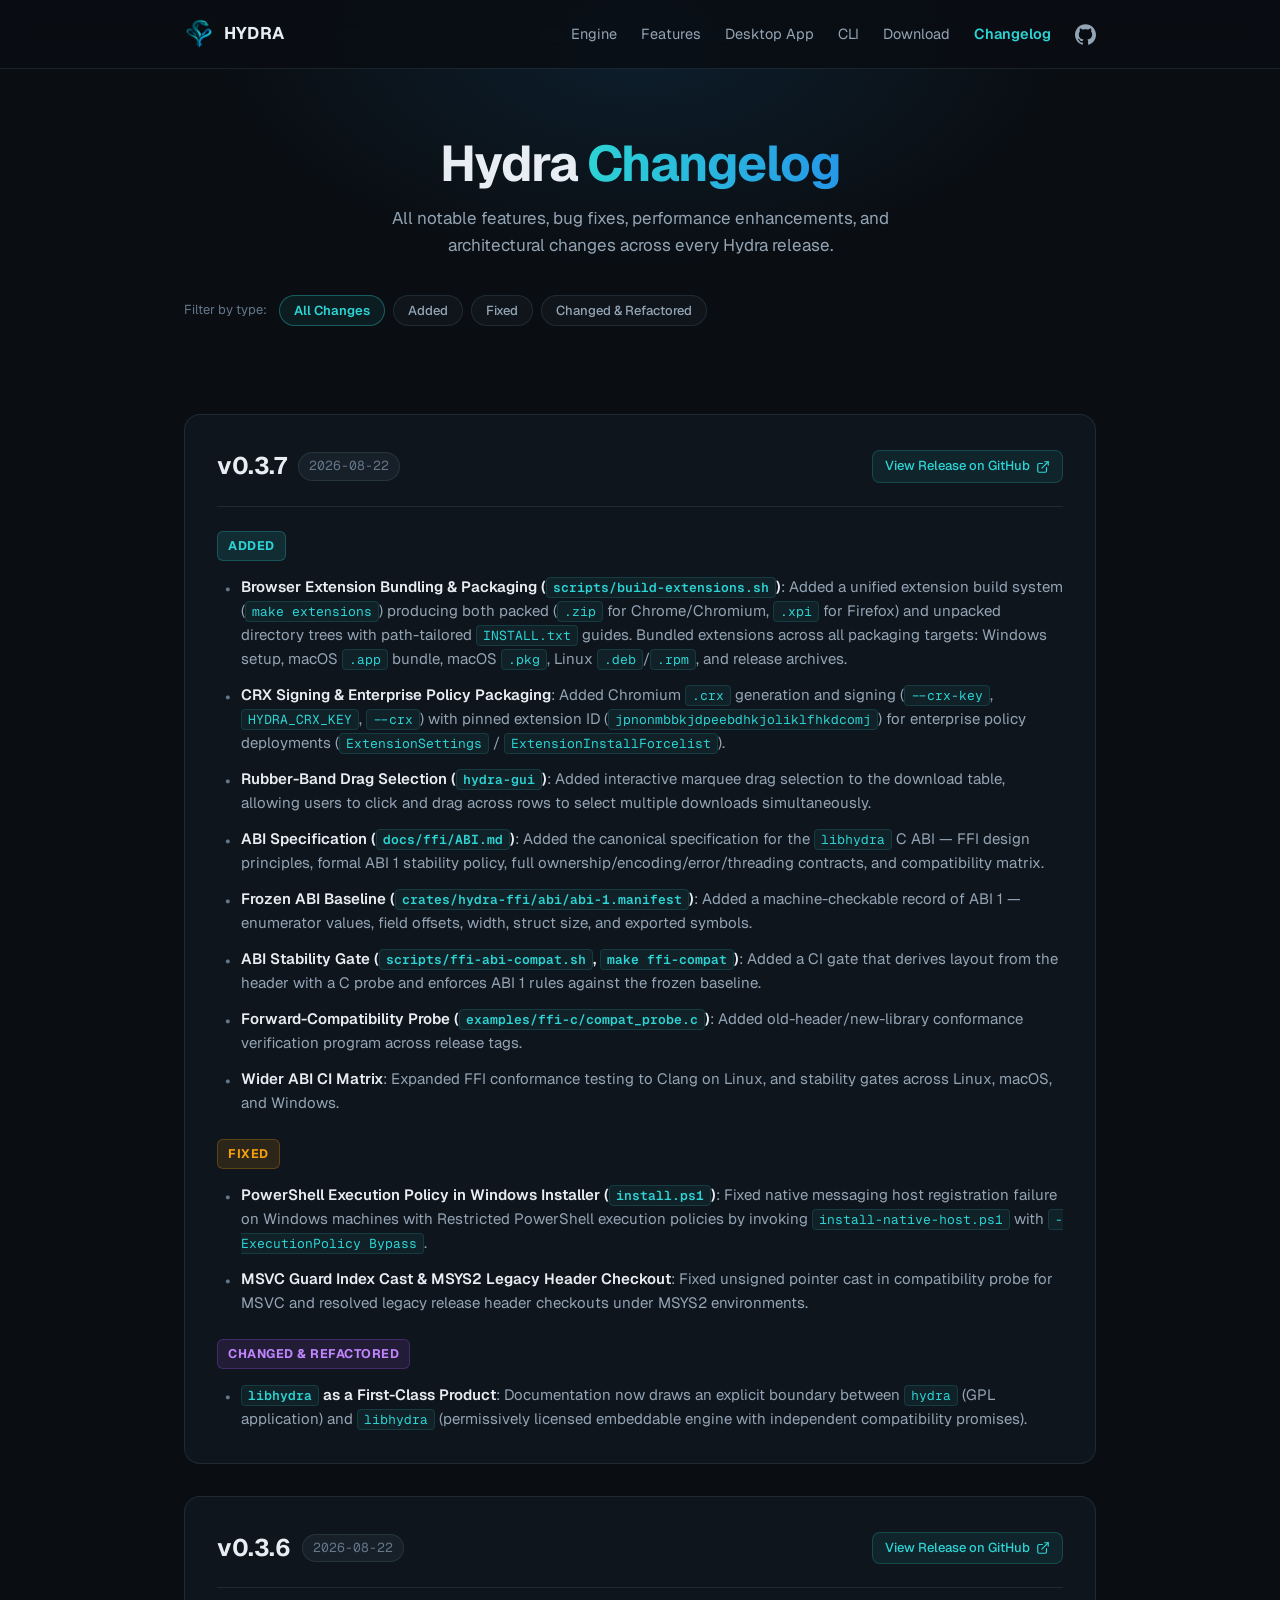
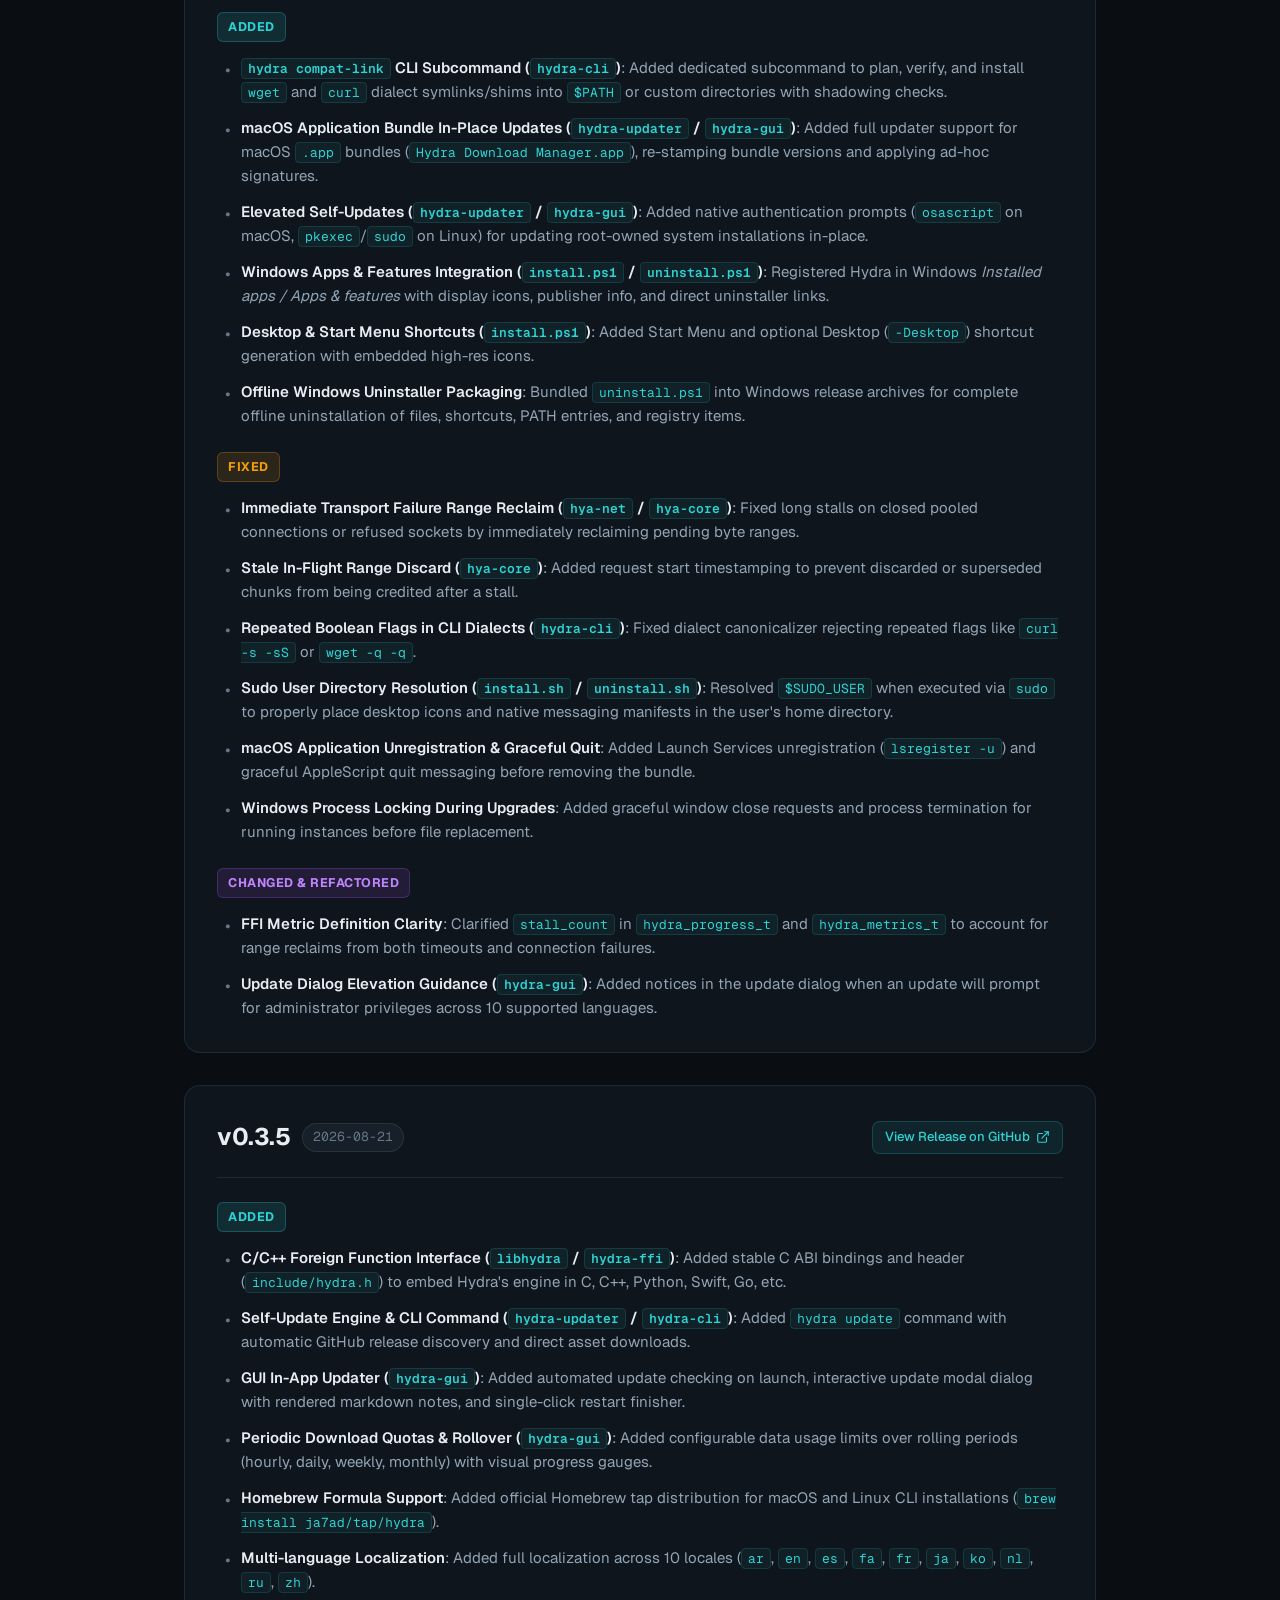
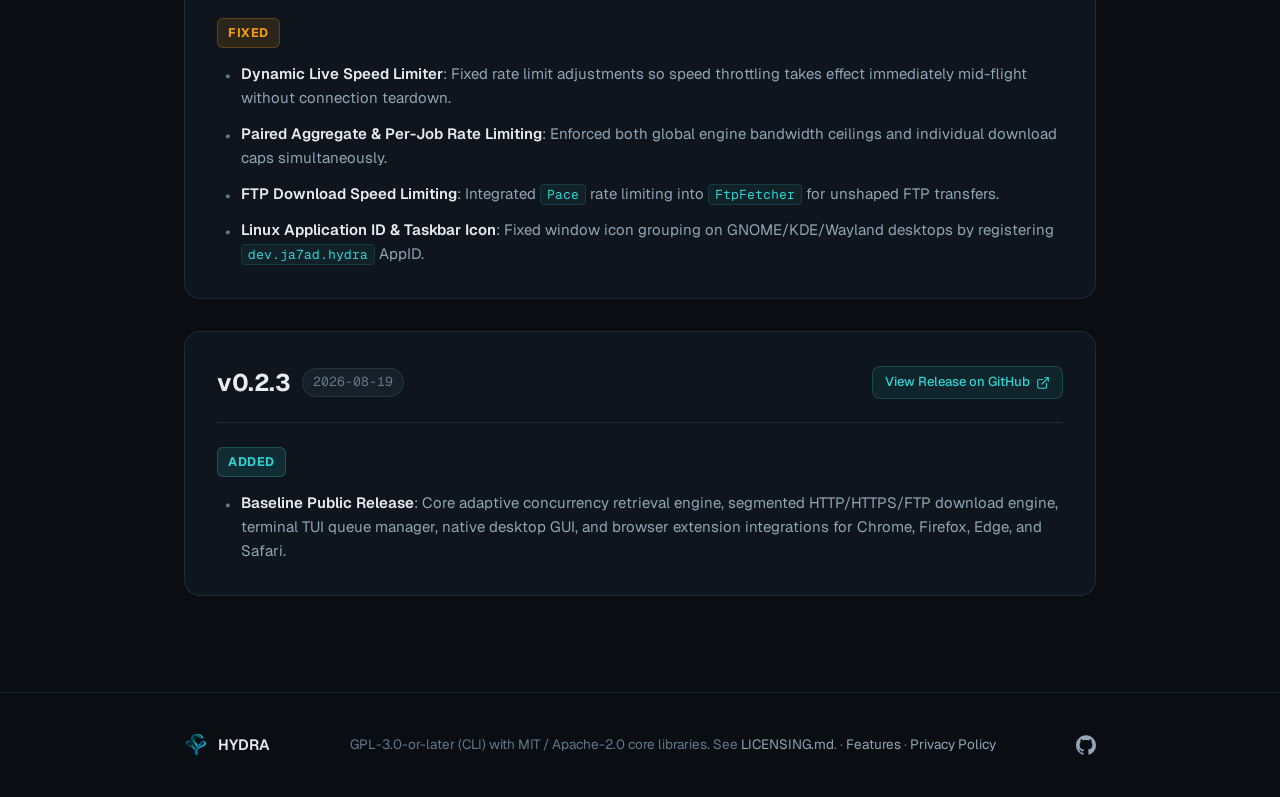
<file: docs/changelog.html>
<!DOCTYPE html>
<html lang="en">
<head>
<meta charset="UTF-8">
<meta name="viewport" content="width=device-width, initial-scale=1.0">
  <meta name="robots" content="index, follow, max-image-preview:large, max-snippet:-1, max-video-preview:-1">
  <meta name="author" content="Javad Rajabzadeh">
  <meta name="theme-color" content="#0a0e13">
<title>Changelog — Hydra Download Manager (HDM)</title>
<meta name="description" content="All notable changes, new features, bug fixes, and improvements across every Hydra Download Manager (HDM) release.">
<link rel="canonical" href="https://hydra.javad.dev/changelog.html">
<link rel="icon" type="image/png" href="logo.png">
<meta property="og:title" content="Changelog — Hydra Download Manager (HDM)">
<meta property="og:description" content="All notable changes, new features, bug fixes, and improvements across every Hydra Download Manager (HDM) release.">
<meta property="og:image" content="https://hydra.javad.dev/img/screenshot.jpg">
<meta property="og:url" content="https://hydra.javad.dev/changelog.html">
<meta property="og:type" content="website">
  <meta property="og:locale" content="en_US">
  <meta name="twitter:card" content="summary_large_image">
  <meta name="twitter:title" content="Changelog — Hydra Download Manager (HDM)">
  <meta name="twitter:description" content="All notable changes, new features, bug fixes, and improvements across every Hydra Download Manager (HDM) release.">
  <meta name="twitter:image" content="https://hydra.javad.dev/img/screenshot.jpg">
<meta property="og:site_name" content="Hydra Download Manager">
<link rel="preconnect" href="https://fonts.googleapis.com">
<link rel="preconnect" href="https://fonts.gstatic.com" crossorigin>
<link href="https://fonts.googleapis.com/css2?family=Geist:wght@400;500;600;700&family=Geist+Mono:wght@400;500&display=swap" rel="stylesheet">
<style>
  :root {
    --bg: #0a0e13;
    --bg-raised: #0f151d;
    --line: rgba(148, 197, 222, 0.12);
    --line-strong: rgba(148, 197, 222, 0.22);
    --text: #e7edf3;
    --text-dim: #93a4b4;
    --text-faint: #64778a;
    --accent: #2dd4d4;
    --accent-ink: #06282e;
    --grad: linear-gradient(100deg, #2dd4d4, #2596e8);
    --radius: 16px;
    --font-sans: "Geist", system-ui, -apple-system, "Segoe UI", sans-serif;
    --font-mono: "Geist Mono", ui-monospace, "SF Mono", Menlo, monospace;
  }

  * { margin: 0; padding: 0; box-sizing: border-box; }
  html { scroll-behavior: smooth; }

  body {
    background: var(--bg);
    color: var(--text);
    font-family: var(--font-sans);
    font-size: 16px;
    line-height: 1.6;
    -webkit-font-smoothing: antialiased;
    overflow-x: hidden;
  }

  a { color: inherit; text-decoration: none; }

  .wrap { max-width: 960px; margin: 0 auto; padding: 0 24px; }

  /* Navigation Header */
  .nav {
    position: fixed; top: 0; left: 0; right: 0; z-index: 40;
    background: rgba(10, 14, 19, 0.85);
    backdrop-filter: blur(14px); -webkit-backdrop-filter: blur(14px);
    border-bottom: 1px solid var(--line);
  }
  .nav-inner {
    height: 68px; display: flex; align-items: center; justify-content: space-between;
  }
  .brand { display: flex; align-items: center; gap: 10px; font-weight: 700; font-size: 17px; letter-spacing: 0.01em; }
  .brand img { width: 30px; height: 30px; }
  .nav-links { display: flex; align-items: center; gap: 24px; font-size: 14.5px; color: var(--text-dim); }
  .nav-links a { transition: color 0.15s ease; }
  .nav-links a:hover, .nav-links a.active { color: var(--text); }
  .nav-links a.active { color: var(--accent); font-weight: 600; }
  .nav-gh { display: inline-flex; align-items: center; }
  .nav-gh svg { width: 21px; height: 21px; }

  .nav-toggle {
    display: none;
    background: transparent;
    border: 1px solid var(--line);
    border-radius: 8px;
    color: var(--text);
    padding: 6px;
    cursor: pointer;
    align-items: center;
    justify-content: center;
    transition: background 0.15s ease, border-color 0.15s ease;
  }
  .nav-toggle:hover {
    background: rgba(148, 197, 222, 0.08);
    border-color: var(--line-strong);
  }
  .nav-toggle svg { width: 22px; height: 22px; }

  /* Hero Section */
  .hero-section {
    padding: 136px 0 48px;
    position: relative;
    text-align: center;
  }
  .hero-section::before {
    content: ""; position: absolute; inset: 0; z-index: -1;
    background: radial-gradient(600px 320px at 50% 10%, rgba(37, 150, 232, 0.12), transparent 70%);
  }
  .hero-section h1 {
    font-size: clamp(34px, 4vw, 50px); font-weight: 700; letter-spacing: -0.03em; line-height: 1.1;
  }
  .hero-section h1 .grad {
    background: var(--grad);
    -webkit-background-clip: text; background-clip: text; color: transparent;
  }
  .hero-section p {
    margin-top: 14px; font-size: 17px; color: var(--text-dim); max-width: 54ch; margin-left: auto; margin-right: auto;
  }

  /* Search & Filter Toolbar */
  .toolbar {
    margin: 36px 0 40px; display: flex; flex-direction: column; gap: 16px;
  }
  .search-wrap { position: relative; width: 100%; }
  .search-wrap svg {
    position: absolute; left: 16px; top: 50%; transform: translateY(-50%);
    width: 18px; height: 18px; color: var(--text-faint); pointer-events: none;
  }
  .search-input {
    width: 100%; background: var(--bg-raised); border: 1px solid var(--line);
    border-radius: 12px; padding: 13px 16px 13px 46px; font-family: var(--font-sans);
    font-size: 15px; color: var(--text); outline: none;
    transition: border-color 0.2s ease, box-shadow 0.2s ease;
  }
  .search-input:focus {
    border-color: rgba(45, 212, 212, 0.4);
    box-shadow: 0 0 20px rgba(45, 212, 212, 0.12);
  }
  .search-input::placeholder { color: var(--text-faint); }

  .filter-row { display: flex; gap: 8px; flex-wrap: wrap; align-items: center; }
  .filter-label { font-size: 13px; color: var(--text-faint); margin-right: 4px; }
  .filter-chip {
    font-family: var(--font-sans); font-size: 13px; font-weight: 500;
    color: var(--text-dim); background: rgba(148, 197, 222, 0.04);
    border: 1px solid var(--line); border-radius: 999px; padding: 6px 14px;
    cursor: pointer; transition: all 0.15s ease;
  }
  .filter-chip:hover { color: var(--text); border-color: var(--line-strong); }
  .filter-chip.active {
    color: var(--accent); border-color: rgba(45, 212, 212, 0.35);
    background: rgba(45, 212, 212, 0.08); font-weight: 600;
  }

  /* Release Cards */
  .releases-list { display: flex; flex-direction: column; gap: 32px; padding-bottom: 96px; }

  .release-card {
    border: 1px solid var(--line); border-radius: var(--radius);
    background: var(--bg-raised); padding: 32px;
    transition: border-color 0.2s ease, box-shadow 0.2s ease;
  }
  .release-card:hover { border-color: var(--line-strong); }

  .release-header {
    display: flex; align-items: center; justify-content: space-between;
    gap: 16px; flex-wrap: wrap; padding-bottom: 20px;
    border-bottom: 1px solid var(--line);
  }
  .release-title-group { display: flex; align-items: center; gap: 12px; }
  .release-version {
    font-size: 24px; font-weight: 700; letter-spacing: -0.02em; color: var(--text);
  }
  .release-date {
    font-family: var(--font-mono); font-size: 13px; color: var(--text-faint);
    background: rgba(148, 197, 222, 0.06); border: 1px solid var(--line);
    padding: 3px 10px; border-radius: 999px;
  }
  .release-actions { display: flex; align-items: center; gap: 10px; }
  .release-link {
    display: inline-flex; align-items: center; gap: 6px;
    font-size: 13px; font-weight: 500; color: var(--accent);
    background: rgba(45, 212, 212, 0.08); border: 1px solid rgba(45, 212, 212, 0.2);
    padding: 5px 12px; border-radius: 8px; transition: all 0.15s ease;
  }
  .release-link:hover { background: rgba(45, 212, 212, 0.15); border-color: rgba(45, 212, 212, 0.35); }
  .release-link svg { width: 14px; height: 14px; }

  /* Sections inside a release */
  .change-section { margin-top: 24px; }
  .section-badge {
    display: inline-flex; align-items: center; gap: 6px;
    font-size: 12.5px; font-weight: 700; text-transform: uppercase;
    letter-spacing: 0.04em; padding: 4px 10px; border-radius: 6px; margin-bottom: 14px;
  }
  .section-badge.added {
    background: rgba(45, 212, 212, 0.12); color: #2dd4d4; border: 1px solid rgba(45, 212, 212, 0.25);
  }
  .section-badge.fixed {
    background: rgba(245, 158, 11, 0.12); color: #f59e0b; border: 1px solid rgba(245, 158, 11, 0.25);
  }
  .section-badge.changed {
    background: rgba(168, 85, 247, 0.12); color: #c084fc; border: 1px solid rgba(168, 85, 247, 0.25);
  }

  .change-list { list-style: none; display: flex; flex-direction: column; gap: 12px; padding-left: 4px; }
  .change-item {
    position: relative; padding-left: 20px; font-size: 15px; color: var(--text-dim); line-height: 1.6;
  }
  .change-item::before {
    content: "•"; position: absolute; left: 4px; top: 0; color: var(--text-faint); font-size: 18px;
  }
  .change-item strong { color: var(--text); font-weight: 600; }
  .change-item code {
    font-family: var(--font-mono); font-size: 13px; color: var(--accent);
    background: rgba(45, 212, 212, 0.06); border: 1px solid rgba(45, 212, 212, 0.15);
    padding: 1px 6px; border-radius: 4px;
  }

  /* Empty state */
  .no-results {
    display: none; text-align: center; padding: 64px 20px;
    border: 1px dashed var(--line-strong); border-radius: var(--radius);
    color: var(--text-dim);
  }
  .no-results p { margin-top: 8px; font-size: 14.5px; color: var(--text-faint); }

  /* Footer */
  footer { border-top: 1px solid var(--line); padding: 40px 0; }
  .foot {
    display: flex; align-items: center; justify-content: space-between;
    gap: 20px; flex-wrap: wrap;
  }
  .foot-brand { display: flex; align-items: center; gap: 10px; font-weight: 600; font-size: 15px; }
  .foot-brand img { width: 24px; height: 24px; }
  .foot p { font-size: 13.5px; color: var(--text-faint); }
  .foot p a { color: var(--text-dim); }
  .foot p a:hover { color: var(--accent); }
  .foot-social { display: flex; gap: 14px; }
  .foot-social a { color: var(--text-dim); display: inline-flex; transition: color 0.15s ease; }
  .foot-social a:hover { color: var(--text); }
  .foot-social svg { width: 20px; height: 20px; }

  @media (max-width: 768px) {
    .nav-toggle { display: flex; }
    .nav-links {
      display: none;
      position: absolute;
      top: 68px;
      left: 0;
      right: 0;
      background: rgba(10, 14, 19, 0.96);
      backdrop-filter: blur(20px);
      -webkit-backdrop-filter: blur(20px);
      border-bottom: 1px solid var(--line-strong);
      flex-direction: column;
      align-items: stretch;
      padding: 16px 24px 24px;
      gap: 12px;
      box-shadow: 0 20px 40px rgba(0, 0, 0, 0.6);
    }
    .nav-links.open { display: flex; }
    .nav-links a {
      font-size: 15.5px;
      padding: 10px 0;
      border-bottom: 1px solid rgba(148, 197, 222, 0.08);
      display: flex;
      align-items: center;
      justify-content: space-between;
    }
    .nav-links a:last-child { border-bottom: none; }
    .nav-gh { justify-content: flex-start; gap: 8px; }
    .nav-gh::after { content: "GitHub Repository"; font-weight: 500; font-size: 15px; }

    .hero-section { padding: 110px 0 36px; }
    .hero-section h1 { font-size: clamp(28px, 7vw, 42px); }
    .release-card { padding: 24px 18px; }
    .release-header { flex-direction: column; align-items: flex-start; gap: 12px; }
    .release-actions { width: 100%; }
    .release-link { width: 100%; justify-content: center; padding: 8px 14px; }
    .change-item { font-size: 14px; word-break: break-word; overflow-wrap: anywhere; }
    .change-item code { word-break: break-all; }
  }

  @media (max-width: 540px) {
    .wrap { padding: 0 16px; }
    .toolbar { margin: 24px 0 28px; }
    .filter-row { gap: 6px; }
    .filter-chip { padding: 5px 10px; font-size: 12px; }
    .release-version { font-size: 20px; }
    .release-date { font-size: 12px; }
  }
</style>
  <script type="application/ld+json">
{
  "@context": "https://schema.org",
  "@graph": [
    {
      "@type": "Person",
      "@id": "https://hydra.javad.dev/#author",
      "name": "Javad Rajabzadeh",
      "alternateName": "ja7ad",
      "url": "https://javad.dev/",
      "sameAs": [
        "https://github.com/ja7ad",
        "https://sourceforge.net/u/ja7ad/profile/"
      ]
    },
    {
      "@type": "WebSite",
      "@id": "https://hydra.javad.dev/#website",
      "url": "https://hydra.javad.dev/",
      "name": "Hydra Download Manager",
      "alternateName": "HDM",
      "inLanguage": "en",
      "publisher": {
        "@id": "https://hydra.javad.dev/#author"
      },
      "about": {
        "@id": "https://hydra.javad.dev/#software"
      }
    },
    {
      "@type": "WebPage",
      "@id": "https://hydra.javad.dev/changelog.html#webpage",
      "url": "https://hydra.javad.dev/changelog.html",
      "name": "Changelog — Hydra Download Manager (HDM)",
      "description": "Release history for Hydra Download Manager: new features, bug fixes and breaking changes.",
      "isPartOf": {
        "@id": "https://hydra.javad.dev/#website"
      },
      "about": {
        "@id": "https://hydra.javad.dev/#software"
      },
      "inLanguage": "en",
      "primaryImageOfPage": "https://hydra.javad.dev/img/screenshot.jpg",
      "breadcrumb": {
        "@id": "https://hydra.javad.dev/changelog.html#breadcrumb"
      }
    },
    {
      "@type": "BreadcrumbList",
      "@id": "https://hydra.javad.dev/changelog.html#breadcrumb",
      "itemListElement": [
        {
          "@type": "ListItem",
          "position": 1,
          "name": "Hydra Download Manager",
          "item": "https://hydra.javad.dev/"
        },
        {
          "@type": "ListItem",
          "position": 2,
          "name": "Changelog",
          "item": "https://hydra.javad.dev/changelog.html"
        }
      ]
    }
  ]
}
  </script>
</head>
<body>

<nav class="nav">
  <div class="wrap nav-inner">
    <a class="brand" href="index.html">
      <img src="logo.png" alt="Hydra logo" width="30" height="30">
      HYDRA
    </a>
    <div class="nav-links" id="nav-links">
      <a href="index.html#engine">Engine</a>
      <a href="features.html">Features</a>
      <a href="index.html#app">Desktop App</a>
      <a href="index.html#cli">CLI</a>
      <a href="index.html#download">Download</a>
      <a href="changelog.html" class="active">Changelog</a>
      <a class="nav-gh" href="https://github.com/ja7ad/hydra" aria-label="Hydra on GitHub">
        <svg viewBox="0 0 24 24" fill="currentColor" aria-hidden="true"><path d="M12 .297c-6.63 0-12 5.373-12 12 0 5.303 3.438 9.8 8.205 11.385.6.113.82-.258.82-.577 0-.285-.01-1.04-.015-2.04-3.338.724-4.042-1.61-4.042-1.61C4.422 18.07 3.633 17.7 3.633 17.7c-1.087-.744.084-.729.084-.729 1.205.084 1.838 1.236 1.838 1.236 1.07 1.835 2.809 1.305 3.495.998.108-.776.417-1.305.76-1.605-2.665-.3-5.466-1.332-5.466-5.93 0-1.31.465-2.38 1.235-3.22-.135-.303-.54-1.523.105-3.176 0 0 1.005-.322 3.3 1.23.96-.267 1.98-.399 3-.405 1.02.006 2.04.138 3 .405 2.28-1.552 3.285-1.23 3.285-1.23.645 1.653.24 2.873.12 3.176.765.84 1.23 1.91 1.23 3.22 0 4.61-2.805 5.625-5.475 5.92.42.36.81 1.096.81 2.22 0 1.606-.015 2.896-.015 3.286 0 .315.21.69.825.57C20.565 22.092 24 17.592 24 12.297c0-6.627-5.373-12-12-12"/></svg>
      </a>
    </div>
    <button class="nav-toggle" id="nav-toggle" aria-label="Toggle navigation menu" aria-expanded="false">
      <svg viewBox="0 0 24 24" fill="none" stroke="currentColor" stroke-width="2" stroke-linecap="round" stroke-linejoin="round" aria-hidden="true">
        <path id="nav-toggle-icon-open" d="M4 6h16M4 12h16M4 18h16"/>
        <path id="nav-toggle-icon-close" d="M18 6L6 18M6 6l12 12" style="display:none;"/>
      </svg>
    </button>
  </div>
</nav>

<div class="wrap">
  <section class="hero-section">
    <h1>Hydra <span class="grad">Changelog</span></h1>
    <p>All notable features, bug fixes, performance enhancements, and architectural changes across every Hydra release.</p>

    <div class="toolbar">
      <div class="filter-row">
        <span class="filter-label">Filter by type:</span>
        <button class="filter-chip active" data-type="all">All Changes</button>
        <button class="filter-chip" data-type="added">Added</button>
        <button class="filter-chip" data-type="fixed">Fixed</button>
        <button class="filter-chip" data-type="changed">Changed &amp; Refactored</button>
      </div>
    </div>
  </section>

  <main class="releases-list" id="releases-container">
    <!-- Version 0.3.7 -->
    <article class="release-card" id="v0.3.7" data-version="0.3.7">
      <div class="release-header">
        <div class="release-title-group">
          <h2 class="release-version">v0.3.7</h2>
          <span class="release-date">2026-08-22</span>
        </div>
        <div class="release-actions">
          <a class="release-link" href="https://github.com/ja7ad/hydra/releases/tag/v0.3.7" target="_blank" rel="noopener">
            View Release on GitHub
            <svg viewBox="0 0 24 24" fill="none" stroke="currentColor" stroke-width="2" stroke-linecap="round" stroke-linejoin="round"><path d="M18 13v6a2 2 0 0 1-2 2H5a2 2 0 0 1-2-2V8a2 2 0 0 1 2-2h6"/><polyline points="15 3 21 3 21 9"/><line x1="10" y1="14" x2="21" y2="3"/></svg>
          </a>
        </div>
      </div>

      <div class="change-section" data-category="added">
        <span class="section-badge added">Added</span>
        <ul class="change-list">
          <li class="change-item"><strong>Browser Extension Bundling &amp; Packaging (<code>scripts/build-extensions.sh</code>)</strong>: Added a unified extension build system (<code>make extensions</code>) producing both packed (<code>.zip</code> for Chrome/Chromium, <code>.xpi</code> for Firefox) and unpacked directory trees with path-tailored <code>INSTALL.txt</code> guides. Bundled extensions across all packaging targets: Windows setup, macOS <code>.app</code> bundle, macOS <code>.pkg</code>, Linux <code>.deb</code>/<code>.rpm</code>, and release archives.</li>
          <li class="change-item"><strong>CRX Signing &amp; Enterprise Policy Packaging</strong>: Added Chromium <code>.crx</code> generation and signing (<code>--crx-key</code>, <code>HYDRA_CRX_KEY</code>, <code>--crx</code>) with pinned extension ID (<code>jpnonmbbkjdpeebdhkjoliklfhkdcomj</code>) for enterprise policy deployments (<code>ExtensionSettings</code> / <code>ExtensionInstallForcelist</code>).</li>
          <li class="change-item"><strong>Rubber-Band Drag Selection (<code>hydra-gui</code>)</strong>: Added interactive marquee drag selection to the download table, allowing users to click and drag across rows to select multiple downloads simultaneously.</li>
          <li class="change-item"><strong>ABI Specification (<code>docs/ffi/ABI.md</code>)</strong>: Added the canonical specification for the <code>libhydra</code> C ABI — FFI design principles, formal ABI 1 stability policy, full ownership/encoding/error/threading contracts, and compatibility matrix.</li>
          <li class="change-item"><strong>Frozen ABI Baseline (<code>crates/hydra-ffi/abi/abi-1.manifest</code>)</strong>: Added a machine-checkable record of ABI 1 — enumerator values, field offsets, width, struct size, and exported symbols.</li>
          <li class="change-item"><strong>ABI Stability Gate (<code>scripts/ffi-abi-compat.sh</code>, <code>make ffi-compat</code>)</strong>: Added a CI gate that derives layout from the header with a C probe and enforces ABI 1 rules against the frozen baseline.</li>
          <li class="change-item"><strong>Forward-Compatibility Probe (<code>examples/ffi-c/compat_probe.c</code>)</strong>: Added old-header/new-library conformance verification program across release tags.</li>
          <li class="change-item"><strong>Wider ABI CI Matrix</strong>: Expanded FFI conformance testing to Clang on Linux, and stability gates across Linux, macOS, and Windows.</li>
        </ul>
      </div>

      <div class="change-section" data-category="fixed">
        <span class="section-badge fixed">Fixed</span>
        <ul class="change-list">
          <li class="change-item"><strong>PowerShell Execution Policy in Windows Installer (<code>install.ps1</code>)</strong>: Fixed native messaging host registration failure on Windows machines with Restricted PowerShell execution policies by invoking <code>install-native-host.ps1</code> with <code>-ExecutionPolicy Bypass</code>.</li>
          <li class="change-item"><strong>MSVC Guard Index Cast &amp; MSYS2 Legacy Header Checkout</strong>: Fixed unsigned pointer cast in compatibility probe for MSVC and resolved legacy release header checkouts under MSYS2 environments.</li>
        </ul>
      </div>

      <div class="change-section" data-category="changed">
        <span class="section-badge changed">Changed &amp; Refactored</span>
        <ul class="change-list">
          <li class="change-item"><strong><code>libhydra</code> as a First-Class Product</strong>: Documentation now draws an explicit boundary between <code>hydra</code> (GPL application) and <code>libhydra</code> (permissively licensed embeddable engine with independent compatibility promises).</li>
        </ul>
      </div>
    </article>

    <!-- Version 0.3.6 -->
    <article class="release-card" id="v0.3.6" data-version="0.3.6">
      <div class="release-header">
        <div class="release-title-group">
          <h2 class="release-version">v0.3.6</h2>
          <span class="release-date">2026-08-22</span>
        </div>
        <div class="release-actions">
          <a class="release-link" href="https://github.com/ja7ad/hydra/releases/tag/v0.3.6" target="_blank" rel="noopener">
            View Release on GitHub
            <svg viewBox="0 0 24 24" fill="none" stroke="currentColor" stroke-width="2" stroke-linecap="round" stroke-linejoin="round"><path d="M18 13v6a2 2 0 0 1-2 2H5a2 2 0 0 1-2-2V8a2 2 0 0 1 2-2h6"/><polyline points="15 3 21 3 21 9"/><line x1="10" y1="14" x2="21" y2="3"/></svg>
          </a>
        </div>
      </div>

      <div class="change-section" data-category="added">
        <span class="section-badge added">Added</span>
        <ul class="change-list">
          <li class="change-item"><strong><code>hydra compat-link</code> CLI Subcommand (<code>hydra-cli</code>)</strong>: Added dedicated subcommand to plan, verify, and install <code>wget</code> and <code>curl</code> dialect symlinks/shims into <code>$PATH</code> or custom directories with shadowing checks.</li>
          <li class="change-item"><strong>macOS Application Bundle In-Place Updates (<code>hydra-updater</code> / <code>hydra-gui</code>)</strong>: Added full updater support for macOS <code>.app</code> bundles (<code>Hydra Download Manager.app</code>), re-stamping bundle versions and applying ad-hoc signatures.</li>
          <li class="change-item"><strong>Elevated Self-Updates (<code>hydra-updater</code> / <code>hydra-gui</code>)</strong>: Added native authentication prompts (<code>osascript</code> on macOS, <code>pkexec</code>/<code>sudo</code> on Linux) for updating root-owned system installations in-place.</li>
          <li class="change-item"><strong>Windows Apps &amp; Features Integration (<code>install.ps1</code> / <code>uninstall.ps1</code>)</strong>: Registered Hydra in Windows <i>Installed apps / Apps &amp; features</i> with display icons, publisher info, and direct uninstaller links.</li>
          <li class="change-item"><strong>Desktop &amp; Start Menu Shortcuts (<code>install.ps1</code>)</strong>: Added Start Menu and optional Desktop (<code>-Desktop</code>) shortcut generation with embedded high-res icons.</li>
          <li class="change-item"><strong>Offline Windows Uninstaller Packaging</strong>: Bundled <code>uninstall.ps1</code> into Windows release archives for complete offline uninstallation of files, shortcuts, PATH entries, and registry items.</li>
        </ul>
      </div>

      <div class="change-section" data-category="fixed">
        <span class="section-badge fixed">Fixed</span>
        <ul class="change-list">
          <li class="change-item"><strong>Immediate Transport Failure Range Reclaim (<code>hya-net</code> / <code>hya-core</code>)</strong>: Fixed long stalls on closed pooled connections or refused sockets by immediately reclaiming pending byte ranges.</li>
          <li class="change-item"><strong>Stale In-Flight Range Discard (<code>hya-core</code>)</strong>: Added request start timestamping to prevent discarded or superseded chunks from being credited after a stall.</li>
          <li class="change-item"><strong>Repeated Boolean Flags in CLI Dialects (<code>hydra-cli</code>)</strong>: Fixed dialect canonicalizer rejecting repeated flags like <code>curl -s -sS</code> or <code>wget -q -q</code>.</li>
          <li class="change-item"><strong>Sudo User Directory Resolution (<code>install.sh</code> / <code>uninstall.sh</code>)</strong>: Resolved <code>$SUDO_USER</code> when executed via <code>sudo</code> to properly place desktop icons and native messaging manifests in the user's home directory.</li>
          <li class="change-item"><strong>macOS Application Unregistration &amp; Graceful Quit</strong>: Added Launch Services unregistration (<code>lsregister -u</code>) and graceful AppleScript quit messaging before removing the bundle.</li>
          <li class="change-item"><strong>Windows Process Locking During Upgrades</strong>: Added graceful window close requests and process termination for running instances before file replacement.</li>
        </ul>
      </div>

      <div class="change-section" data-category="changed">
        <span class="section-badge changed">Changed &amp; Refactored</span>
        <ul class="change-list">
          <li class="change-item"><strong>FFI Metric Definition Clarity</strong>: Clarified <code>stall_count</code> in <code>hydra_progress_t</code> and <code>hydra_metrics_t</code> to account for range reclaims from both timeouts and connection failures.</li>
          <li class="change-item"><strong>Update Dialog Elevation Guidance (<code>hydra-gui</code>)</strong>: Added notices in the update dialog when an update will prompt for administrator privileges across 10 supported languages.</li>
        </ul>
      </div>
    </article>

    <!-- Version 0.3.5 -->
    <article class="release-card" id="v0.3.5" data-version="0.3.5">
      <div class="release-header">
        <div class="release-title-group">
          <h2 class="release-version">v0.3.5</h2>
          <span class="release-date">2026-08-21</span>
        </div>
        <div class="release-actions">
          <a class="release-link" href="https://github.com/ja7ad/hydra/releases/tag/v0.3.5" target="_blank" rel="noopener">
            View Release on GitHub
            <svg viewBox="0 0 24 24" fill="none" stroke="currentColor" stroke-width="2" stroke-linecap="round" stroke-linejoin="round"><path d="M18 13v6a2 2 0 0 1-2 2H5a2 2 0 0 1-2-2V8a2 2 0 0 1 2-2h6"/><polyline points="15 3 21 3 21 9"/><line x1="10" y1="14" x2="21" y2="3"/></svg>
          </a>
        </div>
      </div>

      <div class="change-section" data-category="added">
        <span class="section-badge added">Added</span>
        <ul class="change-list">
          <li class="change-item"><strong>C/C++ Foreign Function Interface (<code>libhydra</code> / <code>hydra-ffi</code>)</strong>: Added stable C ABI bindings and header (<code>include/hydra.h</code>) to embed Hydra's engine in C, C++, Python, Swift, Go, etc.</li>
          <li class="change-item"><strong>Self-Update Engine &amp; CLI Command (<code>hydra-updater</code> / <code>hydra-cli</code>)</strong>: Added <code>hydra update</code> command with automatic GitHub release discovery and direct asset downloads.</li>
          <li class="change-item"><strong>GUI In-App Updater (<code>hydra-gui</code>)</strong>: Added automated update checking on launch, interactive update modal dialog with rendered markdown notes, and single-click restart finisher.</li>
          <li class="change-item"><strong>Periodic Download Quotas &amp; Rollover (<code>hydra-gui</code>)</strong>: Added configurable data usage limits over rolling periods (hourly, daily, weekly, monthly) with visual progress gauges.</li>
          <li class="change-item"><strong>Homebrew Formula Support</strong>: Added official Homebrew tap distribution for macOS and Linux CLI installations (<code>brew install ja7ad/tap/hydra</code>).</li>
          <li class="change-item"><strong>Multi-language Localization</strong>: Added full localization across 10 locales (<code>ar</code>, <code>en</code>, <code>es</code>, <code>fa</code>, <code>fr</code>, <code>ja</code>, <code>ko</code>, <code>nl</code>, <code>ru</code>, <code>zh</code>).</li>
        </ul>
      </div>

      <div class="change-section" data-category="fixed">
        <span class="section-badge fixed">Fixed</span>
        <ul class="change-list">
          <li class="change-item"><strong>Dynamic Live Speed Limiter</strong>: Fixed rate limit adjustments so speed throttling takes effect immediately mid-flight without connection teardown.</li>
          <li class="change-item"><strong>Paired Aggregate &amp; Per-Job Rate Limiting</strong>: Enforced both global engine bandwidth ceilings and individual download caps simultaneously.</li>
          <li class="change-item"><strong>FTP Download Speed Limiting</strong>: Integrated <code>Pace</code> rate limiting into <code>FtpFetcher</code> for unshaped FTP transfers.</li>
          <li class="change-item"><strong>Linux Application ID &amp; Taskbar Icon</strong>: Fixed window icon grouping on GNOME/KDE/Wayland desktops by registering <code>dev.ja7ad.hydra</code> AppID.</li>
        </ul>
      </div>
    </article>

    <!-- Version 0.2.3 -->
    <article class="release-card" id="v0.2.3" data-version="0.2.3">
      <div class="release-header">
        <div class="release-title-group">
          <h2 class="release-version">v0.2.3</h2>
          <span class="release-date">2026-08-19</span>
        </div>
        <div class="release-actions">
          <a class="release-link" href="https://github.com/ja7ad/hydra/releases/tag/v0.2.3" target="_blank" rel="noopener">
            View Release on GitHub
            <svg viewBox="0 0 24 24" fill="none" stroke="currentColor" stroke-width="2" stroke-linecap="round" stroke-linejoin="round"><path d="M18 13v6a2 2 0 0 1-2 2H5a2 2 0 0 1-2-2V8a2 2 0 0 1 2-2h6"/><polyline points="15 3 21 3 21 9"/><line x1="10" y1="14" x2="21" y2="3"/></svg>
          </a>
        </div>
      </div>

      <div class="change-section" data-category="added">
        <span class="section-badge added">Added</span>
        <ul class="change-list">
          <li class="change-item"><strong>Baseline Public Release</strong>: Core adaptive concurrency retrieval engine, segmented HTTP/HTTPS/FTP download engine, terminal TUI queue manager, native desktop GUI, and browser extension integrations for Chrome, Firefox, Edge, and Safari.</li>
        </ul>
      </div>
    </article>

    <div class="no-results" id="no-results">
      <h3>No matching changes found</h3>
      <p>Try adjusting your search query or type filter.</p>
    </div>
  </main>
</div>

<footer>
  <div class="wrap foot">
    <a class="foot-brand" href="index.html">
      <img src="logo.png" alt="" width="24" height="24">
      HYDRA
    </a>
    <p>GPL-3.0-or-later (CLI) with MIT / Apache-2.0 core libraries. See <a href="https://github.com/ja7ad/hydra/blob/main/LICENSING.md">LICENSING.md</a>. · <a href="features.html">Features</a> · <a href="privacy.html">Privacy Policy</a></p>
    <div class="foot-social">
      <a href="https://github.com/ja7ad/hydra" aria-label="Hydra on GitHub">
        <svg viewBox="0 0 24 24" fill="currentColor" aria-hidden="true"><path d="M12 .297c-6.63 0-12 5.373-12 12 0 5.303 3.438 9.8 8.205 11.385.6.113.82-.258.82-.577 0-.285-.01-1.04-.015-2.04-3.338.724-4.042-1.61-4.042-1.61C4.422 18.07 3.633 17.7 3.633 17.7c-1.087-.744.084-.729.084-.729 1.205.084 1.838 1.236 1.838 1.236 1.07 1.835 2.809 1.305 3.495.998.108-.776.417-1.305.76-1.605-2.665-.3-5.466-1.332-5.466-5.93 0-1.31.465-2.38 1.235-3.22-.135-.303-.54-1.523.105-3.176 0 0 1.005-.322 3.3 1.23.96-.267 1.98-.399 3-.405 1.02.006 2.04.138 3 .405 2.28-1.552 3.285-1.23 3.285-1.23.645 1.653.24 2.873.12 3.176.765.84 1.23 1.91 1.23 3.22 0 4.61-2.805 5.625-5.475 5.92.42.36.81 1.096.81 2.22 0 1.606-.015 2.896-.015 3.286 0 .315.21.69.825.57C20.565 22.092 24 17.592 24 12.297c0-6.627-5.373-12-12-12"/></svg>
      </a>
    </div>
  </div>
</footer>

<script>
  // Mobile Navigation Toggle
  const navLinks = document.getElementById("nav-links");
  const navToggle = document.getElementById("nav-toggle");
  const iconOpen = document.getElementById("nav-toggle-icon-open");
  const iconClose = document.getElementById("nav-toggle-icon-close");

  if (navToggle && navLinks) {
    navToggle.addEventListener("click", () => {
      const isOpen = navLinks.classList.toggle("open");
      navToggle.setAttribute("aria-expanded", isOpen ? "true" : "false");
      if (iconOpen && iconClose) {
        iconOpen.style.display = isOpen ? "none" : "block";
        iconClose.style.display = isOpen ? "block" : "none";
      }
    });

    navLinks.querySelectorAll("a").forEach((link) => {
      link.addEventListener("click", () => {
        navLinks.classList.remove("open");
        navToggle.setAttribute("aria-expanded", "false");
        if (iconOpen && iconClose) {
          iconOpen.style.display = "block";
          iconClose.style.display = "none";
        }
      });
    });
  }

  // Active Category Filter State & Filter Logic
  let activeFilterType = "all";

  function applyCategoryFilter(type) {
    activeFilterType = type;
    const cards = document.querySelectorAll(".release-card");
    const noResults = document.getElementById("no-results");
    let visibleCount = 0;

    cards.forEach(card => {
      const sections = card.querySelectorAll(".change-section");
      let hasVisibleSection = false;

      sections.forEach(s => {
        if (type === "all" || s.dataset.category === type) {
          s.style.display = "";
          hasVisibleSection = true;
        } else {
          s.style.display = "none";
        }
      });

      if (hasVisibleSection) {
        card.style.display = "";
        visibleCount++;
      } else {
        card.style.display = "none";
      }
    });

    if (noResults) {
      noResults.style.display = visibleCount === 0 ? "block" : "none";
    }
  }

  // Bind Filter Chips
  document.querySelectorAll(".filter-chip").forEach(chip => {
    chip.addEventListener("click", () => {
      document.querySelectorAll(".filter-chip").forEach(c => c.classList.remove("active"));
      chip.classList.add("active");
      applyCategoryFilter(chip.dataset.type || "all");
    });
  });

  // Markdown Parser for GitHub CHANGELOG.md
  function parseMarkdownChangelog(mdText) {
    const releases = [];
    const lines = mdText.split(/\r?\n/);

    let currentRelease = null;
    let currentSection = null;

    for (let i = 0; i < lines.length; i++) {
      const line = lines[i].trim();
      if (!line) continue;

      // Version header: ## [0.3.7] - 2026-08-22
      const verMatch = line.match(/^##\s+\[(.*?)\](?:\s*-\s*(.*))?$/);
      if (verMatch) {
        if (currentRelease) {
          if (currentSection && currentSection.items.length > 0) {
            currentRelease.sections.push(currentSection);
            currentSection = null;
          }
          releases.push(currentRelease);
        }
        currentRelease = {
          version: verMatch[1],
          date: verMatch[2] ? verMatch[2].trim() : "",
          sections: []
        };
        continue;
      }

      // Section header: ### Added / ### Fixed / ### Changed & Refactored
      const secMatch = line.match(/^###\s+(.*)$/);
      if (secMatch && currentRelease) {
        if (currentSection && currentSection.items.length > 0) {
          currentRelease.sections.push(currentSection);
        }
        const rawTitle = secMatch[1].trim();
        let category = "changed";
        if (/added/i.test(rawTitle)) category = "added";
        else if (/fixed/i.test(rawTitle)) category = "fixed";
        else if (/changed|refactored|removed|deprecated|security/i.test(rawTitle)) category = "changed";

        currentSection = {
          title: rawTitle,
          category: category,
          items: []
        };
        continue;
      }

      // List item bullet
      if ((line.startsWith("- ") || line.startsWith("* ")) && currentRelease && currentSection) {
        const rawContent = line.replace(/^[-*]\s+/, "");
        currentSection.items.push(rawContent);
      } else if (currentRelease && currentSection && currentSection.items.length > 0 && !line.startsWith("##") && !line.startsWith("---")) {
        // Multi-line bullet text continuation
        currentSection.items[currentSection.items.length - 1] += " " + line;
      }
    }

    if (currentRelease) {
      if (currentSection && currentSection.items.length > 0) {
        currentRelease.sections.push(currentSection);
      }
      releases.push(currentRelease);
    }

    return releases;
  }

  function formatMarkdownText(text) {
    if (!text) return "";
    let html = text
      .replace(/&/g, "&amp;")
      .replace(/</g, "&lt;")
      .replace(/>/g, "&gt;");

    // Inline code: `code`
    html = html.replace(/`([^`]+)`/g, '<code>$1</code>');
    // Bold: **text**
    html = html.replace(/\*\*([^*]+)\*\*/g, '<strong>$1</strong>');
    // Links: [text](url)
    html = html.replace(/\[([^\]]+)\]\(([^)]+)\)/g, '<a href="$2" target="_blank" rel="noopener">$1</a>');

    return html;
  }

  function renderReleasesHTML(releases) {
    if (!releases || releases.length === 0) return "";

    return releases.map(rel => {
      const verTag = rel.version.startsWith("v") ? rel.version : `v${rel.version}`;
      const cleanVer = rel.version.replace(/^v/, "");
      const dateBadge = rel.date ? `<span class="release-date">${rel.date}</span>` : "";
      const releaseUrl = `https://github.com/ja7ad/hydra/releases/tag/${verTag}`;

      const sectionsHTML = rel.sections.map(sec => {
        const itemsHTML = sec.items.map(item => `<li class="change-item">${formatMarkdownText(item)}</li>`).join("");
        const badgeLabel = sec.category === "added" ? "Added" : sec.category === "fixed" ? "Fixed" : "Changed & Refactored";

        return `
          <div class="change-section" data-category="${sec.category}">
            <span class="section-badge ${sec.category}">${badgeLabel}</span>
            <ul class="change-list">
              ${itemsHTML}
            </ul>
          </div>
        `;
      }).join("");

      return `
        <article class="release-card" id="${verTag}" data-version="${cleanVer}">
          <div class="release-header">
            <div class="release-title-group">
              <h2 class="release-version">${verTag}</h2>
              ${dateBadge}
            </div>
            <div class="release-actions">
              <a class="release-link" href="${releaseUrl}" target="_blank" rel="noopener">
                View Release on GitHub
                <svg viewBox="0 0 24 24" fill="none" stroke="currentColor" stroke-width="2" stroke-linecap="round" stroke-linejoin="round"><path d="M18 13v6a2 2 0 0 1-2 2H5a2 2 0 0 1-2-2V8a2 2 0 0 1 2-2h6"/><polyline points="15 3 21 3 21 9"/><line x1="10" y1="14" x2="21" y2="3"/></svg>
              </a>
            </div>
          </div>
          ${sectionsHTML}
        </article>
      `;
    }).join("") + `
      <div class="no-results" id="no-results">
        <h3>No matching changes found</h3>
        <p>Try adjusting your search query or type filter.</p>
      </div>
    `;
  }

  // Load and Parse CHANGELOG.md dynamically
  (async () => {
    const container = document.getElementById("releases-container");
    if (!container) return;

    const REMOTE_URL = "https://raw.githubusercontent.com/ja7ad/hydra/refs/heads/main/CHANGELOG.md";
    const LOCAL_URL = "../CHANGELOG.md";

    try {
      let res = await fetch(REMOTE_URL);
      if (!res.ok) {
        res = await fetch(LOCAL_URL);
      }
      if (!res.ok) throw new Error(`HTTP ${res.status}`);

      const text = await res.text();
      const parsedReleases = parseMarkdownChangelog(text);
      if (parsedReleases && parsedReleases.length > 0) {
        container.innerHTML = renderReleasesHTML(parsedReleases);
        applyCategoryFilter(activeFilterType);
      }
    } catch (err) {
      console.warn("Could not fetch raw CHANGELOG.md dynamically, rendering fallback static content:", err);
    }
  })();
</script>

</body>
</html>
</file>
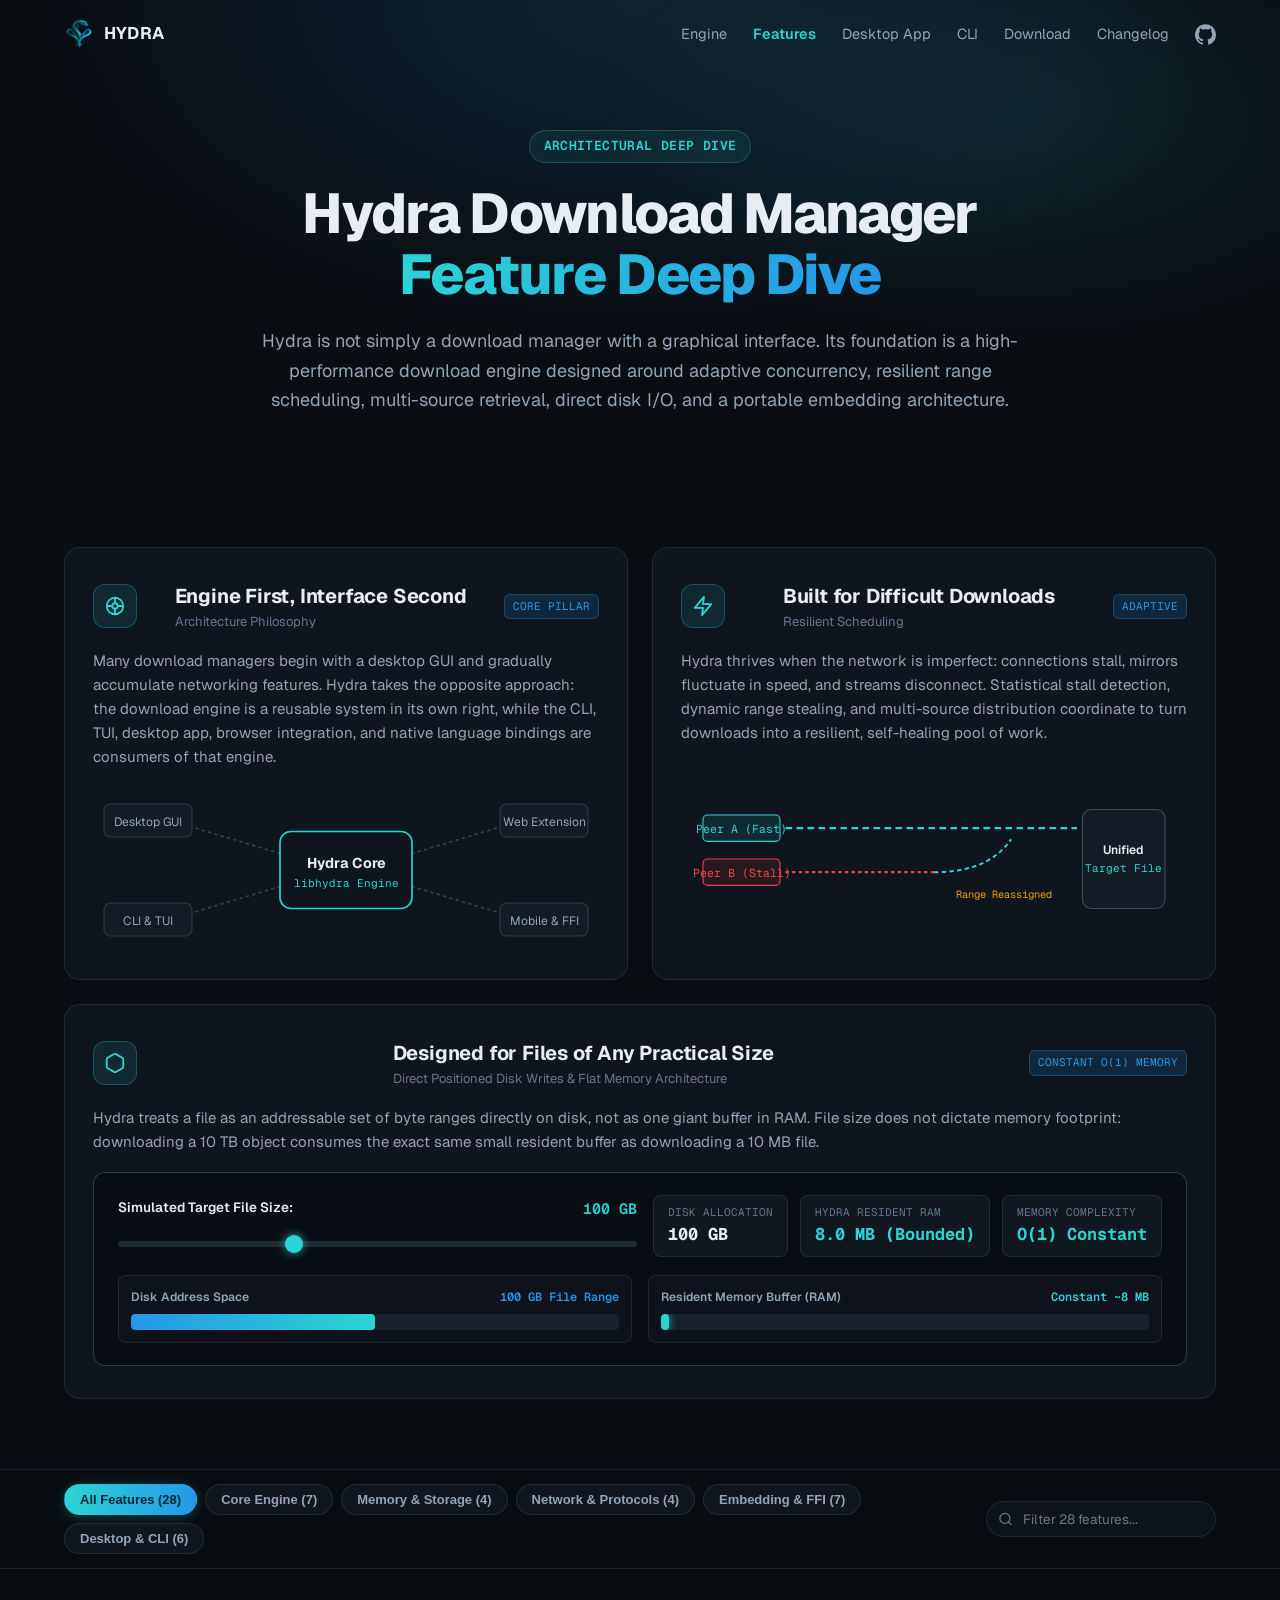
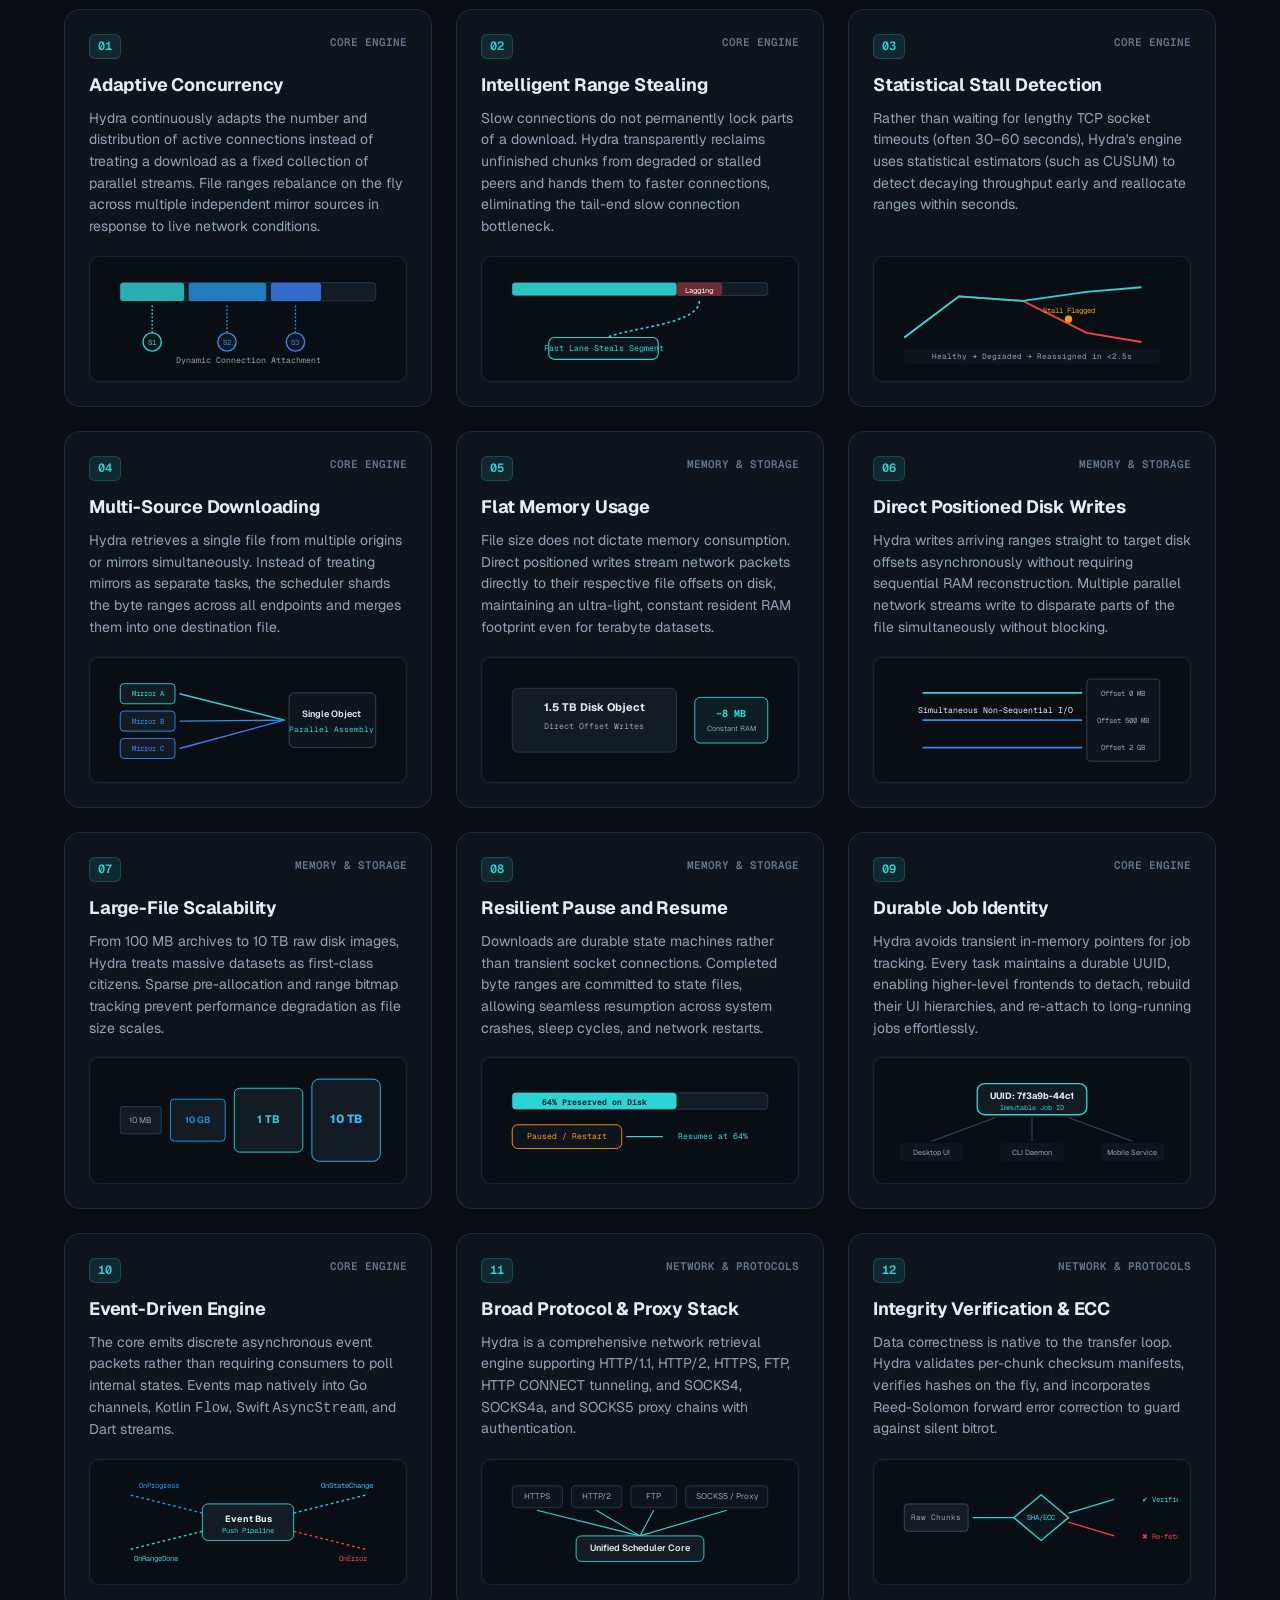
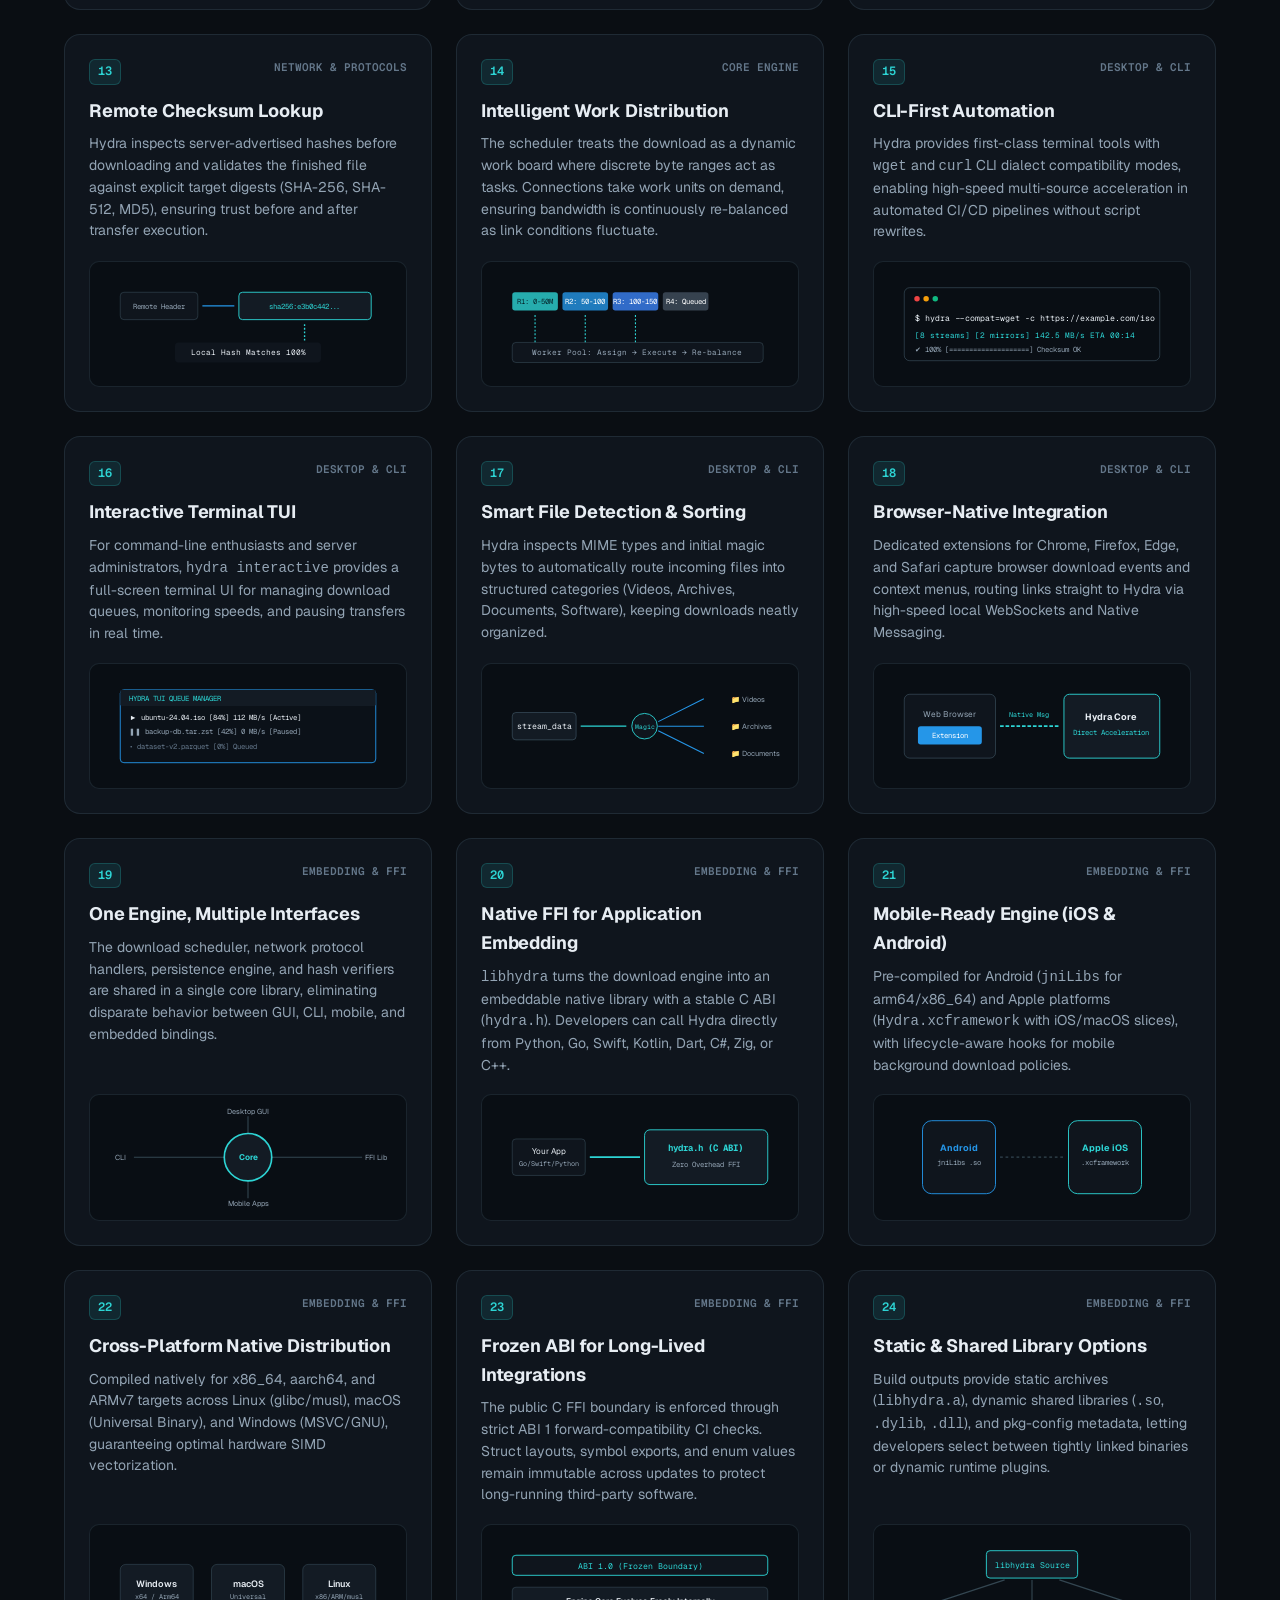
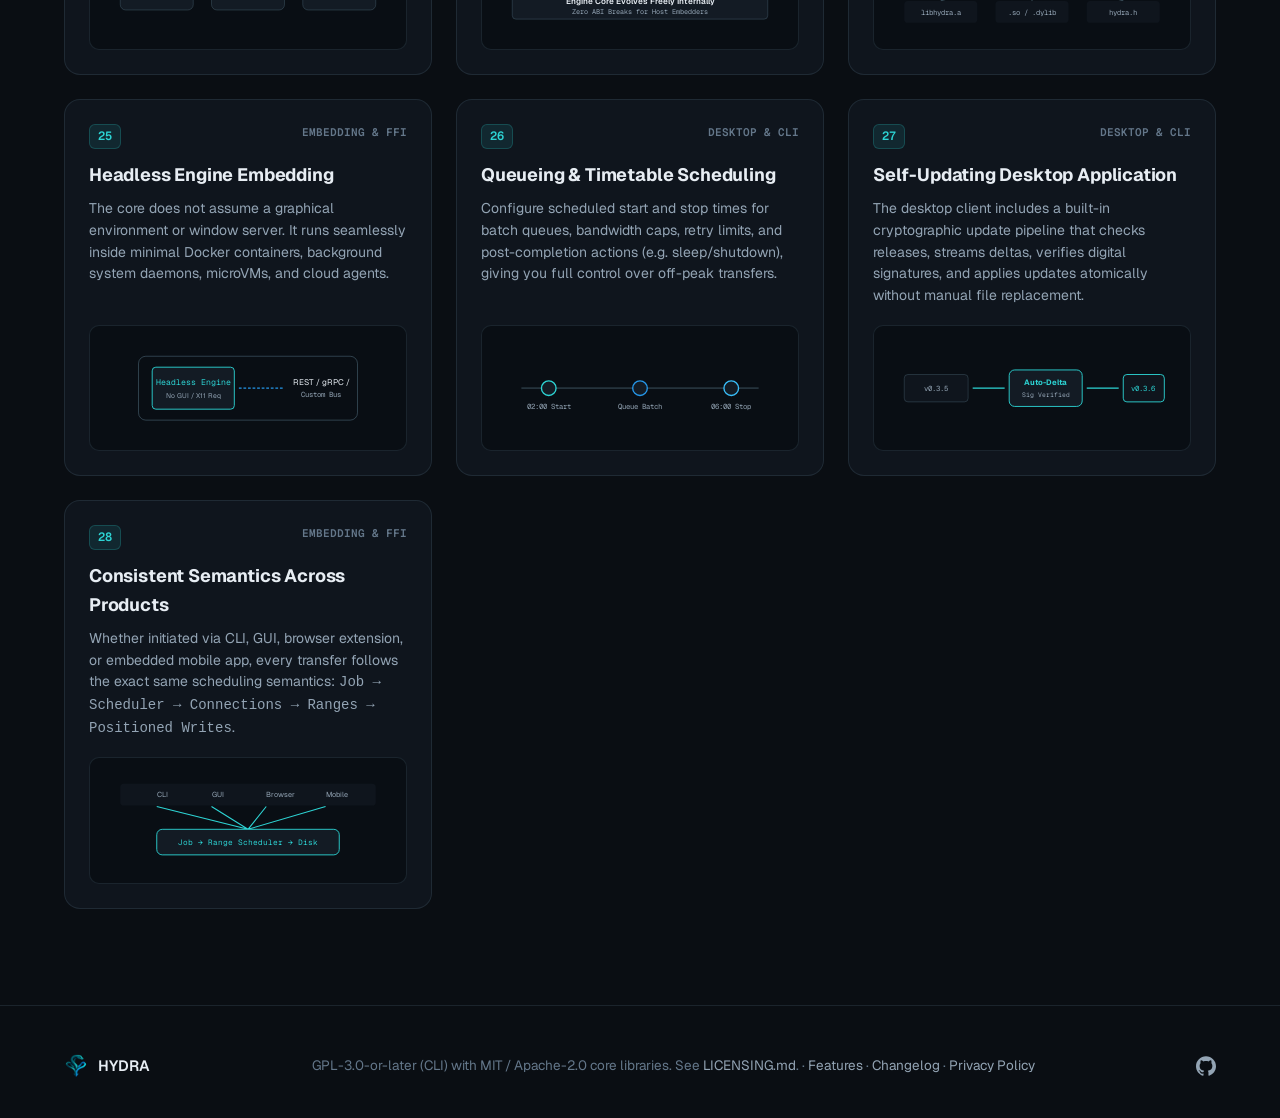
<file: docs/features.html>
<!DOCTYPE html>
<html lang="en">
<head>
<meta charset="UTF-8">
<meta name="viewport" content="width=device-width, initial-scale=1.0">
  <meta name="robots" content="index, follow, max-image-preview:large, max-snippet:-1, max-video-preview:-1">
  <meta name="author" content="Javad Rajabzadeh">
  <meta name="theme-color" content="#0a0e13">
<title>Feature Deep Dive — Hydra Download Manager (HDM)</title>
<meta name="description" content="Explore Hydra's high-performance download architecture: adaptive concurrency, intelligent range stealing, statistical stall detection, direct disk I/O, and cross-platform native FFI embedding.">
<link rel="canonical" href="https://hydra.javad.dev/features.html">
<link rel="icon" type="image/png" href="logo.png">
<meta property="og:title" content="Feature Deep Dive — Hydra Download Manager (HDM)">
<meta property="og:description" content="Explore Hydra's high-performance download architecture: adaptive concurrency, intelligent range stealing, statistical stall detection, direct disk I/O, and cross-platform native FFI embedding.">
<meta property="og:image" content="https://hydra.javad.dev/img/screenshot.jpg">
<meta property="og:url" content="https://hydra.javad.dev/features.html">
<meta property="og:type" content="website">
  <meta property="og:locale" content="en_US">
<meta property="og:site_name" content="Hydra Download Manager">
<meta name="twitter:card" content="summary_large_image">
<meta name="twitter:title" content="Feature Deep Dive — Hydra Download Manager (HDM)">
<meta name="twitter:description" content="Explore Hydra's high-performance download architecture: adaptive concurrency, intelligent range stealing, statistical stall detection, direct disk I/O, and cross-platform native FFI embedding.">
<meta name="twitter:image" content="https://hydra.javad.dev/img/screenshot.jpg">
<link rel="preconnect" href="https://fonts.googleapis.com">
<link rel="preconnect" href="https://fonts.gstatic.com" crossorigin>
<link href="https://fonts.googleapis.com/css2?family=Geist:wght@400;500;600;700;800&family=Geist+Mono:wght@400;500;600&display=swap" rel="stylesheet">
<style>
  :root {
    --bg: #0a0e13;
    --bg-raised: #0f151d;
    --bg-card: #131b24;
    --bg-card-hover: #17222e;
    --line: rgba(148, 197, 222, 0.12);
    --line-strong: rgba(148, 197, 222, 0.24);
    --text: #e7edf3;
    --text-dim: #93a4b4;
    --text-faint: #64778a;
    --accent: #2dd4d4;
    --accent-blue: #2596e8;
    --accent-ink: #06282e;
    --grad: linear-gradient(100deg, #2dd4d4, #2596e8);
    --grad-glow: linear-gradient(135deg, rgba(45, 212, 212, 0.15), rgba(37, 150, 232, 0.05));
    --radius: 16px;
    --radius-sm: 10px;
    --font-sans: "Geist", system-ui, -apple-system, "Segoe UI", sans-serif;
    --font-mono: "Geist Mono", ui-monospace, "SF Mono", Menlo, monospace;
  }

  * { margin: 0; padding: 0; box-sizing: border-box; }
  html { scroll-behavior: smooth; max-width: 100vw; overflow-x: hidden; }
  @media (prefers-reduced-motion: reduce) { html { scroll-behavior: auto; } }

  body {
    background: var(--bg);
    color: var(--text);
    font-family: var(--font-sans);
    font-size: 16px;
    line-height: 1.6;
    -webkit-font-smoothing: antialiased;
    overflow-x: hidden;
    max-width: 100vw;
    width: 100%;
  }

  a { color: inherit; text-decoration: none; }
  img { max-width: 100%; display: block; }
  svg { max-width: 100%; height: auto; }
  .wrap { max-width: 1200px; margin: 0 auto; padding: 0 24px; width: 100%; box-sizing: border-box; }

  /* Navigation Bar */
  .nav {
    position: fixed; top: 0; left: 0; right: 0; z-index: 50;
    border-bottom: 1px solid transparent;
    transition: background 0.25s ease, border-color 0.25s ease;
    width: 100%;
  }
  .nav.scrolled {
    background: rgba(10, 14, 19, 0.88);
    backdrop-filter: blur(16px);
    -webkit-backdrop-filter: blur(16px);
    border-bottom-color: var(--line);
  }
  .nav-inner {
    height: 68px; display: flex; align-items: center; justify-content: space-between;
  }
  .brand { display: flex; align-items: center; gap: 10px; font-weight: 700; font-size: 17px; letter-spacing: 0.01em; }
  .brand img { width: 30px; height: 30px; }
  .nav-links { display: flex; align-items: center; gap: 26px; font-size: 14.5px; color: var(--text-dim); }
  .nav-links a { transition: color 0.15s ease; }
  .nav-links a:hover { color: var(--text); }
  .nav-links a.active { color: var(--accent); font-weight: 600; }
  .nav-gh { display: inline-flex; align-items: center; }
  .nav-gh svg { width: 21px; height: 21px; }

  .nav-toggle {
    display: none; background: transparent; border: 1px solid var(--line);
    border-radius: 8px; color: var(--text); padding: 6px; cursor: pointer;
  }
  .nav-toggle svg { width: 22px; height: 22px; }

  /* Hero Section */
  .hero-feat {
    padding: 130px 0 60px;
    position: relative;
    text-align: center;
    width: 100%;
  }
  .hero-feat::before {
    content: ""; position: absolute; inset: 0; z-index: -1;
    background:
      radial-gradient(850px 480px at 50% 0%, rgba(37, 150, 232, 0.15), transparent 70%),
      radial-gradient(700px 380px at 80% 25%, rgba(45, 212, 212, 0.10), transparent 60%);
  }
  .hero-badge {
    display: inline-flex; align-items: center; gap: 8px;
    padding: 5px 14px; border-radius: 999px; font-size: 13px; font-weight: 600;
    color: var(--accent); background: rgba(45, 212, 212, 0.08);
    border: 1px solid rgba(45, 212, 212, 0.25); margin-bottom: 20px;
    font-family: var(--font-mono); letter-spacing: 0.03em;
  }
  .hero-feat h1 {
    font-size: clamp(32px, 4.8vw, 56px);
    line-height: 1.1; letter-spacing: -0.03em; font-weight: 800;
    max-width: 22ch; margin: 0 auto;
    word-break: break-word;
  }
  .hero-feat h1 .grad {
    background: var(--grad);
    -webkit-background-clip: text; background-clip: text; color: transparent;
  }
  .hero-feat p.lead {
    margin: 20px auto 0; font-size: 18px; color: var(--text-dim);
    max-width: 64ch; line-height: 1.65;
  }

  /* Architectural Difference Pillars (Top Hero Section) */
  .difference-sec {
    padding: 40px 0 70px;
    width: 100%;
  }
  .diff-grid {
    display: grid; grid-template-columns: repeat(2, 1fr); gap: 24px;
    margin-top: 32px; width: 100%;
  }
  .diff-card {
    background: var(--bg-raised);
    border: 1px solid var(--line);
    border-radius: var(--radius);
    padding: 32px 28px;
    display: flex; flex-direction: column; justify-content: space-between;
    position: relative; overflow: hidden; min-width: 0; width: 100%;
    transition: border-color 0.2s ease, transform 0.2s ease, box-shadow 0.2s ease;
  }
  .diff-card::before {
    content: ""; position: absolute; inset: 0;
    background: var(--grad-glow); opacity: 0;
    transition: opacity 0.3s ease; pointer-events: none;
  }
  .diff-card:hover {
    border-color: var(--line-strong);
    transform: translateY(-2px);
    box-shadow: 0 16px 36px rgba(0, 0, 0, 0.45);
  }
  .diff-card:hover::before { opacity: 1; }
  .diff-card-full { grid-column: 1 / -1; }
  .diff-head {
    display: flex; align-items: center; justify-content: space-between;
    gap: 12px; margin-bottom: 16px; position: relative; z-index: 1;
    flex-wrap: wrap; width: 100%;
  }
  .diff-head-left { display: flex; align-items: center; gap: 12px; min-width: 0; flex: 1; }
  .diff-ico {
    width: 44px; height: 44px; border-radius: 12px;
    background: rgba(45, 212, 212, 0.1); border: 1px solid rgba(45, 212, 212, 0.25);
    display: flex; align-items: center; justify-content: center; flex: none;
    color: var(--accent);
  }
  .diff-ico svg { width: 22px; height: 22px; }
  .diff-head h3 { font-size: 20px; font-weight: 700; letter-spacing: -0.01em; color: var(--text); word-break: break-word; }
  .diff-head .badge {
    font-size: 11px; font-family: var(--font-mono); text-transform: uppercase;
    padding: 3px 8px; border-radius: 6px; background: rgba(37, 150, 232, 0.15);
    color: var(--accent-blue); border: 1px solid rgba(37, 150, 232, 0.3);
    flex: none;
  }
  .diff-desc { font-size: 15px; color: var(--text-dim); line-height: 1.6; position: relative; z-index: 1; }
  .diff-visual { margin-top: 24px; position: relative; z-index: 1; width: 100%; overflow: hidden; }
  .diff-visual svg { width: 100%; max-width: 100%; height: auto; display: block; }

  /* Interactive File Size vs RAM Footprint Simulator */
  .ram-sim-box {
    background: #090e14; border: 1px solid var(--line-strong);
    border-radius: 12px; padding: 22px 24px; margin-top: 18px;
    width: 100%; min-width: 0; box-sizing: border-box;
  }
  .ram-controls {
    display: flex; align-items: center; justify-content: space-between; gap: 16px;
    flex-wrap: wrap; margin-bottom: 18px; width: 100%;
  }
  .ram-slider-wrap { flex: 1 1 220px; min-width: 0; width: 100%; }
  .ram-slider-wrap label {
    display: flex; justify-content: space-between; font-size: 13.5px;
    font-weight: 600; color: var(--text); margin-bottom: 8px;
  }
  .ram-slider {
    width: 100%; height: 6px; -webkit-appearance: none; appearance: none;
    background: rgba(148, 197, 222, 0.15); border-radius: 4px; outline: none;
  }
  .ram-slider::-webkit-slider-thumb {
    -webkit-appearance: none; width: 18px; height: 18px; border-radius: 50%;
    background: var(--accent); cursor: pointer; box-shadow: 0 0 10px rgba(45, 212, 212, 0.8);
  }
  .ram-stats { display: flex; gap: 12px; flex-wrap: wrap; }
  .ram-stat-pill {
    padding: 8px 14px; border-radius: 8px; background: rgba(148, 197, 222, 0.05);
    border: 1px solid var(--line); text-align: left; min-width: 0; flex: 1 1 auto;
  }
  .ram-stat-label { font-size: 11px; text-transform: uppercase; font-family: var(--font-mono); color: var(--text-faint); }
  .ram-stat-val { font-size: 17px; font-weight: 700; font-family: var(--font-mono); color: var(--text); }
  .ram-stat-val.flat { color: var(--accent); }

  .ram-vis-bars {
    display: grid; grid-template-columns: 1fr 1fr; gap: 16px; margin-top: 14px; width: 100%;
  }
  .vis-bar-wrap { background: rgba(15, 21, 29, 0.8); border: 1px solid var(--line); border-radius: 8px; padding: 12px; min-width: 0; }
  .vis-bar-label { font-size: 12px; font-weight: 600; color: var(--text-dim); margin-bottom: 6px; display: flex; justify-content: space-between; }
  .vis-track { height: 16px; background: rgba(148, 197, 222, 0.08); border-radius: 4px; overflow: hidden; position: relative; width: 100%; }
  .vis-fill-disk {
    height: 100%; width: 50%; background: linear-gradient(90deg, #2596e8, #2dd4d4);
    border-radius: 4px; transition: width 0.2s ease;
  }
  .vis-fill-ram {
    height: 100%; width: 8px; background: #2dd4d4;
    border-radius: 4px; box-shadow: 0 0 8px rgba(45, 212, 212, 0.8);
    transition: width 0.2s ease;
  }

  /* Filter & Search Toolbar */
  .toolbar-sec {
    position: sticky; top: 68px; z-index: 40;
    background: rgba(10, 14, 19, 0.94); backdrop-filter: blur(14px);
    -webkit-backdrop-filter: blur(14px);
    border-top: 1px solid var(--line); border-bottom: 1px solid var(--line);
    padding: 14px 0; margin-bottom: 40px; width: 100%;
  }
  .toolbar-inner {
    display: flex; align-items: center; justify-content: space-between; gap: 14px; width: 100%;
  }
  .filter-pills { display: flex; align-items: center; gap: 8px; flex-wrap: wrap; min-width: 0; }
  .pill-btn {
    padding: 7px 15px; border-radius: 999px; font-size: 13px; font-weight: 600;
    color: var(--text-dim); background: rgba(148, 197, 222, 0.05);
    border: 1px solid var(--line); cursor: pointer;
    transition: all 0.15s ease; white-space: nowrap; flex: none;
  }
  .pill-btn:hover { color: var(--text); border-color: var(--line-strong); }
  .pill-btn.active {
    color: var(--accent-ink); background: var(--grad); border-color: transparent;
    box-shadow: 0 2px 12px rgba(45, 212, 212, 0.25);
  }
  .search-box {
    position: relative; min-width: 0; flex: 1 1 240px; max-width: 320px; width: 100%;
  }
  .search-box input {
    width: 100%; padding: 8px 14px 8px 36px; border-radius: 999px;
    background: #0d131a; border: 1px solid var(--line);
    color: var(--text); font-size: 13.5px; font-family: var(--font-sans);
    outline: none; transition: border-color 0.2s ease, box-shadow 0.2s ease;
    box-sizing: border-box;
  }
  .search-box input:focus {
    border-color: var(--accent); box-shadow: 0 0 0 3px rgba(45, 212, 212, 0.15);
  }
  .search-box svg {
    position: absolute; left: 12px; top: 50%; transform: translateY(-50%);
    width: 15px; height: 15px; color: var(--text-faint); pointer-events: none;
  }

  /* 28 Deep Dive Features Grid */
  .features-container {
    padding-bottom: 96px; width: 100%;
  }
  .features-grid {
    display: grid; grid-template-columns: repeat(auto-fill, minmax(min(100%, 320px), 1fr));
    gap: 24px; width: 100%;
  }
  .feat-card {
    background: var(--bg-raised);
    border: 1px solid var(--line);
    border-radius: var(--radius);
    padding: 24px;
    display: flex; flex-direction: column; justify-content: space-between;
    transition: border-color 0.2s ease, transform 0.2s ease, box-shadow 0.2s ease;
    position: relative; min-width: 0; width: 100%; overflow: hidden;
  }
  .feat-card:hover {
    border-color: var(--line-strong);
    transform: translateY(-2px);
    box-shadow: 0 12px 30px rgba(0, 0, 0, 0.4);
  }
  .feat-card.hidden { display: none !important; }

  .feat-top { display: flex; align-items: flex-start; justify-content: space-between; gap: 12px; margin-bottom: 12px; width: 100%; }
  .feat-num {
    font-family: var(--font-mono); font-size: 12px; font-weight: 600;
    color: var(--accent); background: rgba(45, 212, 212, 0.1);
    padding: 2px 8px; border-radius: 6px; border: 1px solid rgba(45, 212, 212, 0.2);
    flex: none;
  }
  .feat-category {
    font-size: 11px; font-weight: 600; text-transform: uppercase;
    font-family: var(--font-mono); color: var(--text-faint);
  }
  .feat-title {
    font-size: 18px; font-weight: 700; letter-spacing: -0.01em;
    color: var(--text); margin-bottom: 8px; word-break: break-word;
  }
  .feat-desc {
    font-size: 14px; color: var(--text-dim); line-height: 1.55; flex: 1;
  }
  .feat-canvas-wrap {
    margin-top: 18px; border-radius: var(--radius-sm);
    background: #090e14; border: 1px solid var(--line);
    padding: 12px; overflow: hidden; position: relative;
    display: flex; align-items: center; justify-content: center;
    min-height: 120px; width: 100%;
  }
  .feat-canvas-wrap svg, .feat-canvas-wrap canvas {
    width: 100%; max-width: 100%; height: auto; max-height: 140px; display: block;
  }

  /* Footer */
  footer { border-top: 1px solid var(--line); padding: 48px 0; background: var(--bg); width: 100%; }
  .foot {
    display: flex; align-items: center; justify-content: space-between;
    gap: 20px; flex-wrap: wrap; width: 100%;
  }
  .foot-brand { display: flex; align-items: center; gap: 10px; font-weight: 600; font-size: 15px; }
  .foot-brand img { width: 24px; height: 24px; }
  .foot p { font-size: 13.5px; color: var(--text-faint); }
  .foot p a { color: var(--text-dim); }
  .foot p a:hover { color: var(--accent); }
  .foot-social { display: flex; gap: 14px; }
  .foot-social a { color: var(--text-dim); display: inline-flex; transition: color 0.15s ease; }
  .foot-social a:hover { color: var(--text); }
  .foot-social svg { width: 20px; height: 20px; }

  /* Responsive Adjustments */
  @media (max-width: 900px) {
    .diff-grid { grid-template-columns: 1fr; }
    .features-grid { grid-template-columns: 1fr; }
    .toolbar-inner { flex-direction: column; align-items: stretch; gap: 12px; }
    .search-box { max-width: 100%; width: 100%; }
    .ram-vis-bars { grid-template-columns: 1fr; }
  }

  @media (max-width: 768px) {
    .nav-toggle { display: flex; }
    .nav-links {
      display: none; position: absolute; top: 68px; left: 0; right: 0;
      background: rgba(10, 14, 19, 0.96); backdrop-filter: blur(20px);
      -webkit-backdrop-filter: blur(20px); border-bottom: 1px solid var(--line-strong);
      flex-direction: column; align-items: stretch; padding: 16px 24px 24px; gap: 12px;
      box-shadow: 0 20px 40px rgba(0, 0, 0, 0.6);
    }
    .nav-links.open { display: flex; }
    .nav-links a { font-size: 15.5px; padding: 10px 0; border-bottom: 1px solid rgba(148, 197, 222, 0.08); display: flex; align-items: center; justify-content: space-between; }
    .nav-links a:last-child { border-bottom: none; }
    .nav-gh { justify-content: flex-start; gap: 8px; }
    .nav-gh::after { content: "GitHub Repository"; font-weight: 500; font-size: 15px; }

    .hero-feat { padding: 108px 0 40px; }
    .hero-feat h1 { font-size: clamp(28px, 7vw, 42px); }
    .hero-feat p.lead { font-size: 16px; }
    
    .toolbar-sec { top: 68px; }
    .filter-pills {
      overflow-x: auto;
      -webkit-overflow-scrolling: touch;
      padding-bottom: 4px;
      width: 100%;
      flex-wrap: nowrap;
      scrollbar-width: none;
    }
    .filter-pills::-webkit-scrollbar { display: none; }

    .diff-card { padding: 24px 20px; }
  }

  @media (max-width: 540px) {
    .wrap { padding: 0 16px; }
    .hero-feat { padding: 92px 0 32px; }
    .hero-feat h1 { font-size: clamp(26px, 8vw, 34px); }
    .hero-feat p.lead { font-size: 14.5px; margin-top: 14px; }
    
    .toolbar-sec { top: 68px; padding: 10px 0; margin-bottom: 28px; }
    .pill-btn { font-size: 12px; padding: 6px 12px; }

    .diff-card { padding: 20px 16px; border-radius: 14px; }
    .diff-head h3 { font-size: 17.5px; }
    .diff-desc { font-size: 13.5px; }

    .ram-sim-box { padding: 16px 14px; }
    .ram-controls { gap: 12px; }
    .ram-stats { display: grid; grid-template-columns: 1fr 1fr; width: 100%; gap: 8px; }
    .ram-stat-pill { padding: 8px 10px; width: 100%; }
    .ram-stat-pill:last-child { grid-column: 1 / -1; }
    .ram-stat-label { font-size: 10px; }
    .ram-stat-val { font-size: 14px; }

    .features-grid { grid-template-columns: 1fr; gap: 16px; }
    .feat-card { padding: 18px 16px; border-radius: 14px; }
    .feat-title { font-size: 16.5px; }
    .feat-desc { font-size: 13.5px; }
    .feat-canvas-wrap { padding: 8px; min-height: 105px; }

    .foot { flex-direction: column; align-items: flex-start; gap: 14px; }
  }
</style>
  <script type="application/ld+json">
{
  "@context": "https://schema.org",
  "@graph": [
    {
      "@type": "Person",
      "@id": "https://hydra.javad.dev/#author",
      "name": "Javad Rajabzadeh",
      "alternateName": "ja7ad",
      "url": "https://javad.dev/",
      "sameAs": [
        "https://github.com/ja7ad",
        "https://sourceforge.net/u/ja7ad/profile/"
      ]
    },
    {
      "@type": "WebSite",
      "@id": "https://hydra.javad.dev/#website",
      "url": "https://hydra.javad.dev/",
      "name": "Hydra Download Manager",
      "alternateName": "HDM",
      "inLanguage": "en",
      "publisher": {
        "@id": "https://hydra.javad.dev/#author"
      },
      "about": {
        "@id": "https://hydra.javad.dev/#software"
      }
    },
    {
      "@type": "WebPage",
      "@id": "https://hydra.javad.dev/features.html#webpage",
      "url": "https://hydra.javad.dev/features.html",
      "name": "Feature Deep Dive — Hydra Download Manager (HDM)",
      "description": "All 28 engine, storage, networking, embedding and interface features of Hydra Download Manager.",
      "isPartOf": {
        "@id": "https://hydra.javad.dev/#website"
      },
      "about": {
        "@id": "https://hydra.javad.dev/#software"
      },
      "inLanguage": "en",
      "primaryImageOfPage": "https://hydra.javad.dev/img/screenshot.jpg",
      "breadcrumb": {
        "@id": "https://hydra.javad.dev/features.html#breadcrumb"
      }
    },
    {
      "@type": "BreadcrumbList",
      "@id": "https://hydra.javad.dev/features.html#breadcrumb",
      "itemListElement": [
        {
          "@type": "ListItem",
          "position": 1,
          "name": "Hydra Download Manager",
          "item": "https://hydra.javad.dev/"
        },
        {
          "@type": "ListItem",
          "position": 2,
          "name": "Features",
          "item": "https://hydra.javad.dev/features.html"
        }
      ]
    }
  ]
}
  </script>
</head>
<body>

<div id="top-sentinel" style="position:absolute; top:0; left:0; width:1px; height:1px;" aria-hidden="true"></div>

<!-- Navigation -->
<nav class="nav" id="nav">
  <div class="wrap nav-inner">
    <a class="brand" href="index.html">
      <img src="logo.png" alt="Hydra logo" width="30" height="30">
      HYDRA
    </a>
    <div class="nav-links" id="nav-links">
      <a href="index.html#engine">Engine</a>
      <a href="features.html" class="active">Features</a>
      <a href="index.html#app">Desktop App</a>
      <a href="index.html#cli">CLI</a>
      <a href="index.html#download">Download</a>
      <a href="changelog.html">Changelog</a>
      <a class="nav-gh" href="https://github.com/ja7ad/hydra" aria-label="Hydra on GitHub">
        <svg viewBox="0 0 24 24" fill="currentColor" aria-hidden="true"><path d="M12 .297c-6.63 0-12 5.373-12 12 0 5.303 3.438 9.8 8.205 11.385.6.113.82-.258.82-.577 0-.285-.01-1.04-.015-2.04-3.338.724-4.042-1.61-4.042-1.61C4.422 18.07 3.633 17.7 3.633 17.7c-1.087-.744.084-.729.084-.729 1.205.084 1.838 1.236 1.838 1.236 1.07 1.835 2.809 1.305 3.495.998.108-.776.417-1.305.76-1.605-2.665-.3-5.466-1.332-5.466-5.93 0-1.31.465-2.38 1.235-3.22-.135-.303-.54-1.523.105-3.176 0 0 1.005-.322 3.3 1.23.96-.267 1.98-.399 3-.405 1.02.006 2.04.138 3 .405 2.28-1.552 3.285-1.23 3.285-1.23.645 1.653.24 2.873.12 3.176.765.84 1.23 1.91 1.23 3.22 0 4.61-2.805 5.625-5.475 5.92.42.36.81 1.096.81 2.22 0 1.606-.015 2.896-.015 3.286 0 .315.21.69.825.57C20.565 22.092 24 17.592 24 12.297c0-6.627-5.373-12-12-12"/></svg>
      </a>
    </div>
    <button class="nav-toggle" id="nav-toggle" aria-label="Toggle navigation menu" aria-expanded="false">
      <svg viewBox="0 0 24 24" fill="none" stroke="currentColor" stroke-width="2" stroke-linecap="round" stroke-linejoin="round" aria-hidden="true">
        <path id="nav-toggle-icon-open" d="M4 6h16M4 12h16M4 18h16"/>
        <path id="nav-toggle-icon-close" d="M18 6L6 18M6 6l12 12" style="display:none;"/>
      </svg>
    </button>
  </div>
</nav>

<!-- Hero Header -->
<header class="hero-feat">
  <div class="wrap">
    <div class="hero-badge">ARCHITECTURAL DEEP DIVE</div>
    <h1>Hydra Download Manager <span class="grad">Feature Deep Dive</span></h1>
    <p class="lead">Hydra is not simply a download manager with a graphical interface. Its foundation is a high-performance download engine designed around adaptive concurrency, resilient range scheduling, multi-source retrieval, direct disk I/O, and a portable embedding architecture.</p>
  </div>
</header>

<!-- The Hydra Difference Section -->
<section class="difference-sec">
  <div class="wrap">
    <div class="diff-grid">
      
      <!-- Pillar 1: Engine First, Interface Second -->
      <div class="diff-card">
        <div>
          <div class="diff-head">
            <div class="diff-ico">
              <svg viewBox="0 0 24 24" fill="none" stroke="currentColor" stroke-width="2" stroke-linecap="round" stroke-linejoin="round"><circle cx="12" cy="12" r="9"/><circle cx="12" cy="12" r="3"/><path d="M12 3v6m0 6v6M3 12h6m6 0h6"/></svg>
            </div>
            <div>
              <h3>Engine First, Interface Second</h3>
              <p style="font-size:13px; color:var(--text-faint);">Architecture Philosophy</p>
            </div>
            <span class="badge">Core Pillar</span>
          </div>
          <p class="diff-desc">Many download managers begin with a desktop GUI and gradually accumulate networking features. Hydra takes the opposite approach: the download engine is a reusable system in its own right, while the CLI, TUI, desktop app, browser integration, and native language bindings are consumers of that engine.</p>
        </div>
        <div class="diff-visual">
          <svg viewBox="0 0 460 140" fill="none" xmlns="http://www.w3.org/2000/svg">
            <rect x="170" y="35" width="120" height="70" rx="10" fill="#0f151d" stroke="#2dd4d4" stroke-width="1.5"/>
            <text x="230" y="68" fill="#e7edf3" font-family="'Geist', sans-serif" font-size="13" font-weight="700" text-anchor="middle">Hydra Core</text>
            <text x="230" y="85" fill="#2dd4d4" font-family="'Geist Mono', monospace" font-size="10" text-anchor="middle">libhydra Engine</text>
            <!-- Interface Nodes -->
            <g stroke="rgba(148, 197, 222, 0.25)" stroke-width="1.5" stroke-dasharray="3 3">
              <path d="M70 25 L170 55"/>
              <path d="M70 115 L170 85"/>
              <path d="M390 25 L290 55"/>
              <path d="M390 115 L290 85"/>
            </g>
            <!-- Left Nodes -->
            <rect x="10" y="10" width="80" height="30" rx="6" fill="#131b24" stroke="rgba(148, 197, 222, 0.2)"/>
            <text x="50" y="30" fill="#93a4b4" font-size="11" font-family="'Geist', sans-serif" text-anchor="middle">Desktop GUI</text>
            <rect x="10" y="100" width="80" height="30" rx="6" fill="#131b24" stroke="rgba(148, 197, 222, 0.2)"/>
            <text x="50" y="120" fill="#93a4b4" font-size="11" font-family="'Geist', sans-serif" text-anchor="middle">CLI &amp; TUI</text>
            <!-- Right Nodes -->
            <rect x="370" y="10" width="80" height="30" rx="6" fill="#131b24" stroke="rgba(148, 197, 222, 0.2)"/>
            <text x="410" y="30" fill="#93a4b4" font-size="11" font-family="'Geist', sans-serif" text-anchor="middle">Web Extension</text>
            <rect x="370" y="100" width="80" height="30" rx="6" fill="#131b24" stroke="rgba(148, 197, 222, 0.2)"/>
            <text x="410" y="120" fill="#93a4b4" font-size="11" font-family="'Geist', sans-serif" text-anchor="middle">Mobile &amp; FFI</text>
          </svg>
        </div>
      </div>

      <!-- Pillar 2: Built for Difficult Downloads -->
      <div class="diff-card">
        <div>
          <div class="diff-head">
            <div class="diff-ico">
              <svg viewBox="0 0 24 24" fill="none" stroke="currentColor" stroke-width="2" stroke-linecap="round" stroke-linejoin="round"><path d="M13 2L3 14h9l-1 8 10-12h-9l1-8z"/></svg>
            </div>
            <div>
              <h3>Built for Difficult Downloads</h3>
              <p style="font-size:13px; color:var(--text-faint);">Resilient Scheduling</p>
            </div>
            <span class="badge">Adaptive</span>
          </div>
          <p class="diff-desc">Hydra thrives when the network is imperfect: connections stall, mirrors fluctuate in speed, and streams disconnect. Statistical stall detection, dynamic range stealing, and multi-source distribution coordinate to turn downloads into a resilient, self-healing pool of work.</p>
        </div>
        <div class="diff-visual">
          <svg viewBox="0 0 460 140" fill="none" xmlns="http://www.w3.org/2000/svg">
            <!-- Connection 1 -->
            <rect x="20" y="20" width="70" height="24" rx="4" fill="rgba(45, 212, 212, 0.1)" stroke="#2dd4d4" stroke-width="1"/>
            <text x="55" y="36" fill="#2dd4d4" font-size="10.5" font-family="'Geist Mono', monospace" text-anchor="middle">Peer A (Fast)</text>
            <path d="M95 32 L360 32" stroke="#2dd4d4" stroke-width="2" stroke-dasharray="6 4"/>
            <!-- Connection 2: Stalled & Reclaimed -->
            <rect x="20" y="60" width="70" height="24" rx="4" fill="rgba(239, 68, 68, 0.1)" stroke="#ef4444" stroke-width="1"/>
            <text x="55" y="76" fill="#ef4444" font-size="10.5" font-family="'Geist Mono', monospace" text-anchor="middle">Peer B (Stall)</text>
            <path d="M95 72 L230 72" stroke="#ef4444" stroke-width="2" stroke-dasharray="3 3"/>
            <path d="M230 72 Q 280 72 300 42" stroke="#2dd4d4" stroke-width="1.8" stroke-dasharray="4 3"/>
            <text x="250" y="95" fill="#f59e0b" font-size="9.5" font-family="'Geist Mono', monospace">Range Reassigned</text>
            <!-- Destination File -->
            <rect x="365" y="15" width="75" height="90" rx="8" fill="#131b24" stroke="rgba(148, 197, 222, 0.3)"/>
            <text x="402" y="55" fill="#e7edf3" font-size="11" font-family="'Geist', sans-serif" font-weight="600" text-anchor="middle">Unified</text>
            <text x="402" y="72" fill="#2dd4d4" font-size="10" font-family="'Geist Mono', monospace" text-anchor="middle">Target File</text>
          </svg>
        </div>
      </div>

      <!-- Pillar 3: Designed for Files of Any Practical Size (Interactive Simulator) -->
      <div class="diff-card diff-card-full">
        <div>
          <div class="diff-head">
            <div class="diff-ico">
              <svg viewBox="0 0 24 24" fill="none" stroke="currentColor" stroke-width="2" stroke-linecap="round" stroke-linejoin="round"><path d="M21 16V8a2 2 0 00-1-1.73l-7-4a2 2 0 00-2 0l-7 4A2 2 0 003 8v8a2 2 0 001 1.73l7 4a2 2 0 002 0l7-4A2 2 0 0021 16z"/></svg>
            </div>
            <div>
              <h3>Designed for Files of Any Practical Size</h3>
              <p style="font-size:13px; color:var(--text-faint);">Direct Positioned Disk Writes &amp; Flat Memory Architecture</p>
            </div>
            <span class="badge">Constant O(1) Memory</span>
          </div>
          <p class="diff-desc">Hydra treats a file as an addressable set of byte ranges directly on disk, not as one giant buffer in RAM. File size does not dictate memory footprint: downloading a 10 TB object consumes the exact same small resident buffer as downloading a 10 MB file.</p>
        </div>

        <!-- Interactive Slider Widget -->
        <div class="ram-sim-box">
          <div class="ram-controls">
            <div class="ram-slider-wrap">
              <label for="fileSizeSlider">
                <span>Simulated Target File Size:</span>
                <span id="sliderValueLabel" style="color:var(--accent); font-family:var(--font-mono); font-size:15px;">100 GB</span>
              </label>
              <input type="range" id="fileSizeSlider" class="ram-slider" min="1" max="4" value="2" step="1">
            </div>
            <div class="ram-stats">
              <div class="ram-stat-pill">
                <div class="ram-stat-label">Disk Allocation</div>
                <div class="ram-stat-val" id="statDiskVal">100 GB</div>
              </div>
              <div class="ram-stat-pill">
                <div class="ram-stat-label">Hydra Resident RAM</div>
                <div class="ram-stat-val flat" id="statRamVal">8.0 MB (Bounded)</div>
              </div>
              <div class="ram-stat-pill">
                <div class="ram-stat-label">Memory Complexity</div>
                <div class="ram-stat-val flat">O(1) Constant</div>
              </div>
            </div>
          </div>

          <div class="ram-vis-bars">
            <div class="vis-bar-wrap">
              <div class="vis-bar-label">
                <span>Disk Address Space</span>
                <span id="diskBarLabel" style="font-family:var(--font-mono); color:var(--accent-blue);">100 GB File Range</span>
              </div>
              <div class="vis-track">
                <div class="vis-fill-disk" id="diskBarFill" style="width: 50%;"></div>
              </div>
            </div>
            <div class="vis-bar-wrap">
              <div class="vis-bar-label">
                <span>Resident Memory Buffer (RAM)</span>
                <span style="font-family:var(--font-mono); color:var(--accent);">Constant ~8 MB</span>
              </div>
              <div class="vis-track">
                <div class="vis-fill-ram" style="width: 8px;"></div>
              </div>
            </div>
          </div>
        </div>
      </div>

    </div>
  </div>
</section>

<!-- Filter & Search Toolbar -->
<section class="toolbar-sec">
  <div class="wrap toolbar-inner">
    <div class="filter-pills" id="categoryFilterGroup">
      <button class="pill-btn active" data-category="all">All Features (28)</button>
      <button class="pill-btn" data-category="engine">Core Engine (7)</button>
      <button class="pill-btn" data-category="storage">Memory &amp; Storage (4)</button>
      <button class="pill-btn" data-category="network">Network &amp; Protocols (4)</button>
      <button class="pill-btn" data-category="ffi">Embedding &amp; FFI (7)</button>
      <button class="pill-btn" data-category="ui">Desktop &amp; CLI (6)</button>
    </div>
    <div class="search-box">
      <svg viewBox="0 0 24 24" fill="none" stroke="currentColor" stroke-width="2" stroke-linecap="round" stroke-linejoin="round"><circle cx="11" cy="11" r="8"/><path d="M21 21l-4.35-4.35"/></svg>
      <input type="text" id="featureSearchInput" placeholder="Filter 28 features..." aria-label="Search features">
    </div>
  </div>
</section>

<!-- 28 Features Deep Dive Section -->
<main class="features-container">
  <div class="wrap">
    <div class="features-grid" id="featuresGrid">

      <!-- Feature 1 -->
      <article class="feat-card" data-category="engine" data-keywords="adaptive concurrency streams parallel mirror network connection">
        <div>
          <div class="feat-top">
            <span class="feat-num">01</span>
            <span class="feat-category">Core Engine</span>
          </div>
          <h2 class="feat-title">Adaptive Concurrency</h2>
          <p class="feat-desc">Hydra continuously adapts the number and distribution of active connections instead of treating a download as a fixed collection of parallel streams. File ranges rebalance on the fly across multiple independent mirror sources in response to live network conditions.</p>
        </div>
        <div class="feat-canvas-wrap">
          <svg viewBox="0 0 320 110" fill="none" xmlns="http://www.w3.org/2000/svg">
            <rect x="20" y="15" width="280" height="20" rx="4" fill="#131b24" stroke="rgba(148,197,222,0.2)"/>
            <rect x="20" y="15" width="70" height="20" rx="3" fill="#2dd4d4" opacity="0.8"/>
            <rect x="95" y="15" width="85" height="20" rx="3" fill="#2596e8" opacity="0.8"/>
            <rect x="185" y="15" width="55" height="20" rx="3" fill="#3b82f6" opacity="0.8"/>
            <circle cx="55" cy="80" r="10" fill="#0f151d" stroke="#2dd4d4" stroke-width="1.5"/>
            <text x="55" y="83" fill="#2dd4d4" font-size="8" font-family="'Geist Mono'" text-anchor="middle">S1</text>
            <path d="M55 70 L55 40" stroke="#2dd4d4" stroke-width="1.5" stroke-dasharray="2 2"/>
            <circle cx="137" cy="80" r="10" fill="#0f151d" stroke="#2596e8" stroke-width="1.5"/>
            <text x="137" y="83" fill="#2596e8" font-size="8" font-family="'Geist Mono'" text-anchor="middle">S2</text>
            <path d="M137 70 L137 40" stroke="#2596e8" stroke-width="1.5" stroke-dasharray="2 2"/>
            <circle cx="212" cy="80" r="10" fill="#0f151d" stroke="#3b82f6" stroke-width="1.5"/>
            <text x="212" y="83" fill="#3b82f6" font-size="8" font-family="'Geist Mono'" text-anchor="middle">S3</text>
            <path d="M212 70 L212 40" stroke="#3b82f6" stroke-width="1.5" stroke-dasharray="2 2"/>
            <text x="160" y="103" fill="#93a4b4" font-size="9" font-family="'Geist Mono'" text-anchor="middle">Dynamic Connection Attachment</text>
          </svg>
        </div>
      </article>

      <!-- Feature 2 -->
      <article class="feat-card" data-category="engine" data-keywords="range stealing slow connection bottleneck work redistribution scheduler">
        <div>
          <div class="feat-top">
            <span class="feat-num">02</span>
            <span class="feat-category">Core Engine</span>
          </div>
          <h2 class="feat-title">Intelligent Range Stealing</h2>
          <p class="feat-desc">Slow connections do not permanently lock parts of a download. Hydra transparently reclaims unfinished chunks from degraded or stalled peers and hands them to faster connections, eliminating the tail-end slow connection bottleneck.</p>
        </div>
        <div class="feat-canvas-wrap">
          <svg viewBox="0 0 320 110" fill="none" xmlns="http://www.w3.org/2000/svg">
            <rect x="20" y="15" width="280" height="14" rx="3" fill="#131b24" stroke="rgba(148,197,222,0.2)"/>
            <rect x="20" y="15" width="180" height="14" rx="3" fill="#2dd4d4" opacity="0.9"/>
            <rect x="200" y="15" width="50" height="14" rx="3" fill="#ef4444" opacity="0.4"/>
            <text x="225" y="26" fill="#ffffff" font-size="8" font-family="'Geist Mono'" text-anchor="middle">Lagging</text>
            <!-- Steal arrow -->
            <path d="M225 35 C 225 65, 120 65, 120 80" stroke="#2dd4d4" stroke-width="1.8" stroke-dasharray="3 3"/>
            <rect x="60" y="75" width="120" height="24" rx="6" fill="#0f151d" stroke="#2dd4d4" stroke-width="1.2"/>
            <text x="120" y="90" fill="#2dd4d4" font-size="9" font-family="'Geist Mono'" text-anchor="middle">Fast Lane Steals Segment</text>
          </svg>
        </div>
      </article>

      <!-- Feature 3 -->
      <article class="feat-card" data-category="engine" data-keywords="stall detection statistical cusum throughput monitoring socket timeout">
        <div>
          <div class="feat-top">
            <span class="feat-num">03</span>
            <span class="feat-category">Core Engine</span>
          </div>
          <h2 class="feat-title">Statistical Stall Detection</h2>
          <p class="feat-desc">Rather than waiting for lengthy TCP socket timeouts (often 30–60 seconds), Hydra's engine uses statistical estimators (such as CUSUM) to detect decaying throughput early and reallocate ranges within seconds.</p>
        </div>
        <div class="feat-canvas-wrap">
          <svg viewBox="0 0 320 110" fill="none" xmlns="http://www.w3.org/2000/svg">
            <path d="M20 75 L80 30 L150 35 L220 70 L280 80" stroke="#ef4444" stroke-width="2" fill="none"/>
            <path d="M20 75 L80 30 L150 35 L220 25 L280 20" stroke="#2dd4d4" stroke-width="2" fill="none"/>
            <circle cx="200" cy="55" r="4" fill="#f59e0b"/>
            <text x="200" y="48" fill="#f59e0b" font-size="8" font-family="'Geist Mono'" text-anchor="middle">Stall Flagged</text>
            <rect x="20" y="88" width="280" height="16" rx="4" fill="#0f151d"/>
            <text x="160" y="99" fill="#93a4b4" font-size="8.5" font-family="'Geist Mono'" text-anchor="middle">Healthy → Degraded → Reassigned in &lt;2.5s</text>
          </svg>
        </div>
      </article>

      <!-- Feature 4 -->
      <article class="feat-card" data-category="engine" data-keywords="multi source mirrors multi origin download acceleration">
        <div>
          <div class="feat-top">
            <span class="feat-num">04</span>
            <span class="feat-category">Core Engine</span>
          </div>
          <h2 class="feat-title">Multi-Source Downloading</h2>
          <p class="feat-desc">Hydra retrieves a single file from multiple origins or mirrors simultaneously. Instead of treating mirrors as separate tasks, the scheduler shards the byte ranges across all endpoints and merges them into one destination file.</p>
        </div>
        <div class="feat-canvas-wrap">
          <svg viewBox="0 0 320 110" fill="none" xmlns="http://www.w3.org/2000/svg">
            <rect x="20" y="15" width="60" height="22" rx="4" fill="#131b24" stroke="#2dd4d4"/>
            <text x="50" y="29" fill="#2dd4d4" font-size="8" font-family="'Geist Mono'" text-anchor="middle">Mirror A</text>
            <rect x="20" y="45" width="60" height="22" rx="4" fill="#131b24" stroke="#2596e8"/>
            <text x="50" y="59" fill="#2596e8" font-size="8" font-family="'Geist Mono'" text-anchor="middle">Mirror B</text>
            <rect x="20" y="75" width="60" height="22" rx="4" fill="#131b24" stroke="#3b82f6"/>
            <text x="50" y="89" fill="#3b82f6" font-size="8" font-family="'Geist Mono'" text-anchor="middle">Mirror C</text>
            <path d="M85 26 L200 55" stroke="#2dd4d4" stroke-width="1.5"/>
            <path d="M85 56 L200 55" stroke="#2596e8" stroke-width="1.5"/>
            <path d="M85 86 L200 55" stroke="#3b82f6" stroke-width="1.5"/>
            <rect x="205" y="25" width="95" height="60" rx="6" fill="#0f151d" stroke="rgba(148,197,222,0.3)"/>
            <text x="252" y="52" fill="#e7edf3" font-size="10" font-weight="600" text-anchor="middle">Single Object</text>
            <text x="252" y="68" fill="#2dd4d4" font-size="8.5" font-family="'Geist Mono'" text-anchor="middle">Parallel Assembly</text>
          </svg>
        </div>
      </article>

      <!-- Feature 5 -->
      <article class="feat-card" data-category="storage" data-keywords="flat memory bounded ram low memory usage large files">
        <div>
          <div class="feat-top">
            <span class="feat-num">05</span>
            <span class="feat-category">Memory &amp; Storage</span>
          </div>
          <h2 class="feat-title">Flat Memory Usage</h2>
          <p class="feat-desc">File size does not dictate memory consumption. Direct positioned writes stream network packets directly to their respective file offsets on disk, maintaining an ultra-light, constant resident RAM footprint even for terabyte datasets.</p>
        </div>
        <div class="feat-canvas-wrap">
          <svg viewBox="0 0 320 110" fill="none" xmlns="http://www.w3.org/2000/svg">
            <rect x="20" y="20" width="180" height="70" rx="6" fill="#131b24" stroke="rgba(148,197,222,0.2)"/>
            <text x="110" y="45" fill="#e7edf3" font-size="12" font-weight="700" text-anchor="middle">1.5 TB Disk Object</text>
            <text x="110" y="65" fill="#93a4b4" font-size="9" font-family="'Geist Mono'" text-anchor="middle">Direct Offset Writes</text>
            <rect x="220" y="30" width="80" height="50" rx="6" fill="rgba(45,212,212,0.08)" stroke="#2dd4d4"/>
            <text x="260" y="52" fill="#2dd4d4" font-size="11" font-weight="700" font-family="'Geist Mono'" text-anchor="middle">~8 MB</text>
            <text x="260" y="67" fill="#93a4b4" font-size="8" text-anchor="middle">Constant RAM</text>
          </svg>
        </div>
      </article>

      <!-- Feature 6 -->
      <article class="feat-card" data-category="storage" data-keywords="direct disk writes positioned writes non sequential io io_uring windows async">
        <div>
          <div class="feat-top">
            <span class="feat-num">06</span>
            <span class="feat-category">Memory &amp; Storage</span>
          </div>
          <h2 class="feat-title">Direct Positioned Disk Writes</h2>
          <p class="feat-desc">Hydra writes arriving ranges straight to target disk offsets asynchronously without requiring sequential RAM reconstruction. Multiple parallel network streams write to disparate parts of the file simultaneously without blocking.</p>
        </div>
        <div class="feat-canvas-wrap">
          <svg viewBox="0 0 320 110" fill="none" xmlns="http://www.w3.org/2000/svg">
            <rect x="220" y="10" width="80" height="90" rx="4" fill="#0f151d" stroke="rgba(148,197,222,0.25)"/>
            <text x="260" y="28" fill="#93a4b4" font-size="8" font-family="'Geist Mono'" text-anchor="middle">Offset 0 MB</text>
            <text x="260" y="58" fill="#93a4b4" font-size="8" font-family="'Geist Mono'" text-anchor="middle">Offset 500 MB</text>
            <text x="260" y="88" fill="#93a4b4" font-size="8" font-family="'Geist Mono'" text-anchor="middle">Offset 2 GB</text>
            <path d="M40 25 L215 25" stroke="#2dd4d4" stroke-width="2"/>
            <path d="M40 55 L215 55" stroke="#2596e8" stroke-width="2"/>
            <path d="M40 85 L215 85" stroke="#3b82f6" stroke-width="2"/>
            <text x="120" y="47" fill="#e7edf3" font-size="9" font-family="'Geist Mono'" text-anchor="middle">Simultaneous Non-Sequential I/O</text>
          </svg>
        </div>
      </article>

      <!-- Feature 7 -->
      <article class="feat-card" data-category="storage" data-keywords="large file scalability terabyte multi gigabyte download">
        <div>
          <div class="feat-top">
            <span class="feat-num">07</span>
            <span class="feat-category">Memory &amp; Storage</span>
          </div>
          <h2 class="feat-title">Large-File Scalability</h2>
          <p class="feat-desc">From 100 MB archives to 10 TB raw disk images, Hydra treats massive datasets as first-class citizens. Sparse pre-allocation and range bitmap tracking prevent performance degradation as file size scales.</p>
        </div>
        <div class="feat-canvas-wrap">
          <svg viewBox="0 0 320 110" fill="none" xmlns="http://www.w3.org/2000/svg">
            <rect x="20" y="40" width="45" height="30" rx="3" fill="#131b24" stroke="rgba(148,197,222,0.2)"/>
            <text x="42" y="58" fill="#93a4b4" font-size="9" text-anchor="middle">10 MB</text>
            <rect x="75" y="32" width="60" height="46" rx="4" fill="#131b24" stroke="#2596e8"/>
            <text x="105" y="58" fill="#2596e8" font-size="10" font-weight="600" text-anchor="middle">10 GB</text>
            <rect x="145" y="20" width="75" height="70" rx="6" fill="#131b24" stroke="#2dd4d4"/>
            <text x="182" y="58" fill="#2dd4d4" font-size="12" font-weight="700" text-anchor="middle">1 TB</text>
            <rect x="230" y="10" width="75" height="90" rx="8" fill="#131b24" stroke="#38bdf8"/>
            <text x="267" y="58" fill="#38bdf8" font-size="13" font-weight="800" text-anchor="middle">10 TB</text>
          </svg>
        </div>
      </article>

      <!-- Feature 8 -->
      <article class="feat-card" data-category="storage" data-keywords="pause resume restart persistence crash recovery state">
        <div>
          <div class="feat-top">
            <span class="feat-num">08</span>
            <span class="feat-category">Memory &amp; Storage</span>
          </div>
          <h2 class="feat-title">Resilient Pause and Resume</h2>
          <p class="feat-desc">Downloads are durable state machines rather than transient socket connections. Completed byte ranges are committed to state files, allowing seamless resumption across system crashes, sleep cycles, and network restarts.</p>
        </div>
        <div class="feat-canvas-wrap">
          <svg viewBox="0 0 320 110" fill="none" xmlns="http://www.w3.org/2000/svg">
            <rect x="20" y="25" width="280" height="18" rx="4" fill="#131b24" stroke="rgba(148,197,222,0.2)"/>
            <rect x="20" y="25" width="180" height="18" rx="4" fill="#2dd4d4"/>
            <text x="110" y="38" fill="#06282e" font-size="9" font-weight="700" font-family="'Geist Mono'" text-anchor="middle">64% Preserved on Disk</text>
            <rect x="20" y="60" width="120" height="26" rx="6" fill="#0f151d" stroke="#f59e0b"/>
            <text x="80" y="76" fill="#f59e0b" font-size="9" font-family="'Geist Mono'" text-anchor="middle">Paused / Restart</text>
            <path d="M145 73 L185 73" stroke="#2dd4d4" stroke-width="1.5"/>
            <text x="240" y="76" fill="#2dd4d4" font-size="9" font-family="'Geist Mono'" text-anchor="middle">Resumes at 64%</text>
          </svg>
        </div>
      </article>

      <!-- Feature 9 -->
      <article class="feat-card" data-category="engine" data-keywords="job identity durable uuid mobile process restart">
        <div>
          <div class="feat-top">
            <span class="feat-num">09</span>
            <span class="feat-category">Core Engine</span>
          </div>
          <h2 class="feat-title">Durable Job Identity</h2>
          <p class="feat-desc">Hydra avoids transient in-memory pointers for job tracking. Every task maintains a durable UUID, enabling higher-level frontends to detach, rebuild their UI hierarchies, and re-attach to long-running jobs effortlessly.</p>
        </div>
        <div class="feat-canvas-wrap">
          <svg viewBox="0 0 320 110" fill="none" xmlns="http://www.w3.org/2000/svg">
            <rect x="100" y="15" width="120" height="34" rx="8" fill="#131b24" stroke="#2dd4d4" stroke-width="1.5"/>
            <text x="160" y="32" fill="#e7edf3" font-size="10" font-weight="700" text-anchor="middle">UUID: 7f3a9b-44c1</text>
            <text x="160" y="44" fill="#2dd4d4" font-size="7.5" font-family="'Geist Mono'" text-anchor="middle">Immutable Job ID</text>
            <path d="M120 52 L50 78" stroke="rgba(148,197,222,0.3)" stroke-width="1.2"/>
            <path d="M160 52 L160 78" stroke="rgba(148,197,222,0.3)" stroke-width="1.2"/>
            <path d="M200 52 L270 78" stroke="rgba(148,197,222,0.3)" stroke-width="1.2"/>
            <rect x="15" y="80" width="70" height="20" rx="4" fill="#0f151d"/>
            <text x="50" y="93" fill="#93a4b4" font-size="8" text-anchor="middle">Desktop UI</text>
            <rect x="125" y="80" width="70" height="20" rx="4" fill="#0f151d"/>
            <text x="160" y="93" fill="#93a4b4" font-size="8" text-anchor="middle">CLI Daemon</text>
            <rect x="235" y="80" width="70" height="20" rx="4" fill="#0f151d"/>
            <text x="270" y="93" fill="#93a4b4" font-size="8" text-anchor="middle">Mobile Service</text>
          </svg>
        </div>
      </article>

      <!-- Feature 10 -->
      <article class="feat-card" data-category="engine" data-keywords="event driven async events kotlin flow swift asyncstream go channels">
        <div>
          <div class="feat-top">
            <span class="feat-num">10</span>
            <span class="feat-category">Core Engine</span>
          </div>
          <h2 class="feat-title">Event-Driven Engine</h2>
          <p class="feat-desc">The core emits discrete asynchronous event packets rather than requiring consumers to poll internal states. Events map natively into Go channels, Kotlin <code>Flow</code>, Swift <code>AsyncStream</code>, and Dart streams.</p>
        </div>
        <div class="feat-canvas-wrap">
          <svg viewBox="0 0 320 110" fill="none" xmlns="http://www.w3.org/2000/svg">
            <rect x="110" y="35" width="100" height="40" rx="6" fill="#131b24" stroke="#2dd4d4"/>
            <text x="160" y="55" fill="#e7edf3" font-size="10" font-weight="700" text-anchor="middle">Event Bus</text>
            <text x="160" y="67" fill="#2dd4d4" font-size="8" font-family="'Geist Mono'" text-anchor="middle">Push Pipeline</text>
            <!-- Outward event pulses -->
            <path d="M110 45 L30 25" stroke="#2596e8" stroke-width="1.5" stroke-dasharray="3 3"/>
            <text x="40" y="18" fill="#2596e8" font-size="8" font-family="'Geist Mono'">OnProgress</text>
            <path d="M110 65 L30 85" stroke="#2dd4d4" stroke-width="1.5" stroke-dasharray="3 3"/>
            <text x="35" y="98" fill="#2dd4d4" font-size="8" font-family="'Geist Mono'">OnRangeDone</text>
            <path d="M210 45 L290 25" stroke="#38bdf8" stroke-width="1.5" stroke-dasharray="3 3"/>
            <text x="240" y="18" fill="#38bdf8" font-size="8" font-family="'Geist Mono'">OnStateChange</text>
            <path d="M210 65 L290 85" stroke="#ef4444" stroke-width="1.5" stroke-dasharray="3 3"/>
            <text x="260" y="98" fill="#ef4444" font-size="8" font-family="'Geist Mono'">OnError</text>
          </svg>
        </div>
      </article>

      <!-- Feature 11 -->
      <article class="feat-card" data-category="network" data-keywords="protocols http https ftp connect tunnel socks socks4 socks5 proxy">
        <div>
          <div class="feat-top">
            <span class="feat-num">11</span>
            <span class="feat-category">Network &amp; Protocols</span>
          </div>
          <h2 class="feat-title">Broad Protocol &amp; Proxy Stack</h2>
          <p class="feat-desc">Hydra is a comprehensive network retrieval engine supporting HTTP/1.1, HTTP/2, HTTPS, FTP, HTTP CONNECT tunneling, and SOCKS4, SOCKS4a, and SOCKS5 proxy chains with authentication.</p>
        </div>
        <div class="feat-canvas-wrap">
          <svg viewBox="0 0 320 110" fill="none" xmlns="http://www.w3.org/2000/svg">
            <rect x="20" y="15" width="55" height="24" rx="4" fill="#0f151d" stroke="rgba(148,197,222,0.2)"/>
            <text x="47" y="30" fill="#93a4b4" font-size="9" text-anchor="middle">HTTPS</text>
            <rect x="85" y="15" width="55" height="24" rx="4" fill="#0f151d" stroke="rgba(148,197,222,0.2)"/>
            <text x="112" y="30" fill="#93a4b4" font-size="9" text-anchor="middle">HTTP/2</text>
            <rect x="150" y="15" width="50" height="24" rx="4" fill="#0f151d" stroke="rgba(148,197,222,0.2)"/>
            <text x="175" y="30" fill="#93a4b4" font-size="9" text-anchor="middle">FTP</text>
            <rect x="210" y="15" width="90" height="24" rx="4" fill="#0f151d" stroke="rgba(148,197,222,0.2)"/>
            <text x="255" y="30" fill="#93a4b4" font-size="9" text-anchor="middle">SOCKS5 / Proxy</text>
            <path d="M47 42 L160 70 M112 42 L160 70 M175 42 L160 70 M255 42 L160 70" stroke="#2dd4d4" stroke-width="1.2"/>
            <rect x="90" y="70" width="140" height="28" rx="6" fill="#131b24" stroke="#2dd4d4"/>
            <text x="160" y="87" fill="#e7edf3" font-size="10" font-weight="600" text-anchor="middle">Unified Scheduler Core</text>
          </svg>
        </div>
      </article>

      <!-- Feature 12 -->
      <article class="feat-card" data-category="network" data-keywords="integrity checksum reed solomon bitrot validation sha256">
        <div>
          <div class="feat-top">
            <span class="feat-num">12</span>
            <span class="feat-category">Network &amp; Protocols</span>
          </div>
          <h2 class="feat-title">Integrity Verification &amp; ECC</h2>
          <p class="feat-desc">Data correctness is native to the transfer loop. Hydra validates per-chunk checksum manifests, verifies hashes on the fly, and incorporates Reed-Solomon forward error correction to guard against silent bitrot.</p>
        </div>
        <div class="feat-canvas-wrap">
          <svg viewBox="0 0 320 110" fill="none" xmlns="http://www.w3.org/2000/svg">
            <rect x="20" y="35" width="70" height="30" rx="4" fill="#131b24" stroke="rgba(148,197,222,0.3)"/>
            <text x="55" y="53" fill="#93a4b4" font-size="8.5" font-family="'Geist Mono'" text-anchor="middle">Raw Chunks</text>
            <path d="M95 50 L140 50" stroke="#2dd4d4" stroke-width="1.5"/>
            <!-- Gate -->
            <polygon points="170,25 200,50 170,75 140,50" fill="#0f151d" stroke="#2dd4d4" stroke-width="1.5"/>
            <text x="170" y="53" fill="#2dd4d4" font-size="8" font-family="'Geist Mono'" text-anchor="middle">SHA/ECC</text>
            <!-- Valid / Corrupt Paths -->
            <path d="M200 45 L250 30" stroke="#2dd4d4" stroke-width="1.5"/>
            <text x="280" y="33" fill="#2dd4d4" font-size="8" font-family="'Geist Mono'">✔ Verified</text>
            <path d="M200 55 L250 70" stroke="#ef4444" stroke-width="1.5"/>
            <text x="280" y="73" fill="#ef4444" font-size="8" font-family="'Geist Mono'">✖ Re-fetch</text>
          </svg>
        </div>
      </article>

      <!-- Feature 13 -->
      <article class="feat-card" data-category="network" data-keywords="remote checksum hash verification sha256 sha512 metadata">
        <div>
          <div class="feat-top">
            <span class="feat-num">13</span>
            <span class="feat-category">Network &amp; Protocols</span>
          </div>
          <h2 class="feat-title">Remote Checksum Lookup</h2>
          <p class="feat-desc">Hydra inspects server-advertised hashes before downloading and validates the finished file against explicit target digests (SHA-256, SHA-512, MD5), ensuring trust before and after transfer execution.</p>
        </div>
        <div class="feat-canvas-wrap">
          <svg viewBox="0 0 320 110" fill="none" xmlns="http://www.w3.org/2000/svg">
            <rect x="20" y="20" width="85" height="30" rx="4" fill="#0f151d" stroke="rgba(148,197,222,0.2)"/>
            <text x="62" y="38" fill="#93a4b4" font-size="8" font-family="'Geist Mono'" text-anchor="middle">Remote Header</text>
            <path d="M110 35 L145 35" stroke="#2596e8" stroke-width="1.5"/>
            <rect x="150" y="20" width="145" height="30" rx="4" fill="#131b24" stroke="#2dd4d4"/>
            <text x="222" y="38" fill="#2dd4d4" font-size="8" font-family="'Geist Mono'" text-anchor="middle">sha256:e3b0c442...</text>
            <path d="M222 55 L222 75" stroke="#2dd4d4" stroke-width="1.5" stroke-dasharray="2 2"/>
            <rect x="80" y="75" width="160" height="22" rx="4" fill="#0f151d"/>
            <text x="160" y="89" fill="#e7edf3" font-size="8.5" font-family="'Geist Mono'" text-anchor="middle">Local Hash Matches 100%</text>
          </svg>
        </div>
      </article>

      <!-- Feature 14 -->
      <article class="feat-card" data-category="engine" data-keywords="work distribution dynamic scheduler worker queue task board">
        <div>
          <div class="feat-top">
            <span class="feat-num">14</span>
            <span class="feat-category">Core Engine</span>
          </div>
          <h2 class="feat-title">Intelligent Work Distribution</h2>
          <p class="feat-desc">The scheduler treats the download as a dynamic work board where discrete byte ranges act as tasks. Connections take work units on demand, ensuring bandwidth is continuously re-balanced as link conditions fluctuate.</p>
        </div>
        <div class="feat-canvas-wrap">
          <svg viewBox="0 0 320 110" fill="none" xmlns="http://www.w3.org/2000/svg">
            <rect x="20" y="20" width="50" height="20" rx="3" fill="#2dd4d4" opacity="0.8"/>
            <text x="45" y="33" fill="#06282e" font-size="8" font-family="'Geist Mono'" text-anchor="middle">R1: 0-50M</text>
            <rect x="75" y="20" width="50" height="20" rx="3" fill="#2596e8" opacity="0.8"/>
            <text x="100" y="33" fill="#ffffff" font-size="8" font-family="'Geist Mono'" text-anchor="middle">R2: 50-100</text>
            <rect x="130" y="20" width="50" height="20" rx="3" fill="#3b82f6" opacity="0.8"/>
            <text x="155" y="33" fill="#ffffff" font-size="8" font-family="'Geist Mono'" text-anchor="middle">R3: 100-150</text>
            <rect x="185" y="20" width="50" height="20" rx="3" fill="#64778a" opacity="0.5"/>
            <text x="210" y="33" fill="#ffffff" font-size="8" font-family="'Geist Mono'" text-anchor="middle">R4: Queued</text>
            <path d="M45 45 L45 75 M100 45 L100 75 M155 45 L155 75" stroke="#2dd4d4" stroke-width="1.2" stroke-dasharray="2 2"/>
            <rect x="20" y="75" width="275" height="22" rx="4" fill="#0f151d" stroke="rgba(148,197,222,0.2)"/>
            <text x="157" y="89" fill="#93a4b4" font-size="8.5" font-family="'Geist Mono'" text-anchor="middle">Worker Pool: Assign → Execute → Re-balance</text>
          </svg>
        </div>
      </article>

      <!-- Feature 15 -->
      <article class="feat-card" data-category="ui" data-keywords="cli automation wget curl script shell headless terminal">
        <div>
          <div class="feat-top">
            <span class="feat-num">15</span>
            <span class="feat-category">Desktop &amp; CLI</span>
          </div>
          <h2 class="feat-title">CLI-First Automation</h2>
          <p class="feat-desc">Hydra provides first-class terminal tools with <code>wget</code> and <code>curl</code> CLI dialect compatibility modes, enabling high-speed multi-source acceleration in automated CI/CD pipelines without script rewrites.</p>
        </div>
        <div class="feat-canvas-wrap">
          <svg viewBox="0 0 320 110" fill="none" xmlns="http://www.w3.org/2000/svg">
            <rect x="20" y="15" width="280" height="80" rx="6" fill="#090e14" stroke="rgba(148,197,222,0.25)"/>
            <circle cx="34" cy="27" r="3" fill="#ef4444"/>
            <circle cx="44" cy="27" r="3" fill="#f59e0b"/>
            <circle cx="54" cy="27" r="3" fill="#10b981"/>
            <text x="32" y="52" fill="#e7edf3" font-size="9" font-family="'Geist Mono'">$ hydra --compat=wget -c https://example.com/iso</text>
            <text x="32" y="70" fill="#2dd4d4" font-size="8.5" font-family="'Geist Mono'">[8 streams] [2 mirrors] 142.5 MB/s ETA 00:14</text>
            <text x="32" y="86" fill="#93a4b4" font-size="8" font-family="'Geist Mono'">✔ 100% [====================] Checksum OK</text>
          </svg>
        </div>
      </article>

      <!-- Feature 16 -->
      <article class="feat-card" data-category="ui" data-keywords="tui interactive terminal queue manager ncurses ratatui">
        <div>
          <div class="feat-top">
            <span class="feat-num">16</span>
            <span class="feat-category">Desktop &amp; CLI</span>
          </div>
          <h2 class="feat-title">Interactive Terminal TUI</h2>
          <p class="feat-desc">For command-line enthusiasts and server administrators, <code>hydra interactive</code> provides a full-screen terminal UI for managing download queues, monitoring speeds, and pausing transfers in real time.</p>
        </div>
        <div class="feat-canvas-wrap">
          <svg viewBox="0 0 320 110" fill="none" xmlns="http://www.w3.org/2000/svg">
            <rect x="20" y="15" width="280" height="80" rx="4" fill="#0b1118" stroke="#2596e8" stroke-width="1"/>
            <rect x="20" y="15" width="280" height="18" rx="2" fill="#131b24"/>
            <text x="30" y="27" fill="#2dd4d4" font-size="8" font-family="'Geist Mono'">HYDRA TUI QUEUE MANAGER</text>
            <text x="30" y="48" fill="#e7edf3" font-size="8" font-family="'Geist Mono'">► ubuntu-24.04.iso  [84%]  112 MB/s  [Active]</text>
            <text x="30" y="64" fill="#93a4b4" font-size="8" font-family="'Geist Mono'">❚❚ backup-db.tar.zst [42%]   0 MB/s  [Paused]</text>
            <text x="30" y="80" fill="#64778a" font-size="8" font-family="'Geist Mono'">• dataset-v2.parquet [0%]    Queued</text>
          </svg>
        </div>
      </article>

      <!-- Feature 17 -->
      <article class="feat-card" data-category="ui" data-keywords="file detection auto sorting categories mime magic bytes">
        <div>
          <div class="feat-top">
            <span class="feat-num">17</span>
            <span class="feat-category">Desktop &amp; CLI</span>
          </div>
          <h2 class="feat-title">Smart File Detection &amp; Sorting</h2>
          <p class="feat-desc">Hydra inspects MIME types and initial magic bytes to automatically route incoming files into structured categories (Videos, Archives, Documents, Software), keeping downloads neatly organized.</p>
        </div>
        <div class="feat-canvas-wrap">
          <svg viewBox="0 0 320 110" fill="none" xmlns="http://www.w3.org/2000/svg">
            <rect x="20" y="40" width="70" height="30" rx="4" fill="#131b24" stroke="rgba(148,197,222,0.25)"/>
            <text x="55" y="58" fill="#e7edf3" font-size="9" font-family="'Geist Mono'" text-anchor="middle">stream_data</text>
            <path d="M95 55 L145 55" stroke="#2dd4d4" stroke-width="1.5"/>
            <!-- Router -->
            <circle cx="165" cy="55" r="14" fill="#0f151d" stroke="#2dd4d4"/>
            <text x="165" y="58" fill="#2dd4d4" font-size="7" font-family="'Geist Mono'" text-anchor="middle">Magic</text>
            <!-- Paths -->
            <path d="M180 50 L230 25 M180 55 L230 55 M180 60 L230 85" stroke="#2596e8" stroke-width="1.2"/>
            <text x="260" y="28" fill="#93a4b4" font-size="8">📁 Videos</text>
            <text x="260" y="58" fill="#93a4b4" font-size="8">📁 Archives</text>
            <text x="260" y="88" fill="#93a4b4" font-size="8">📁 Documents</text>
          </svg>
        </div>
      </article>

      <!-- Feature 18 -->
      <article class="feat-card" data-category="ui" data-keywords="browser extension chrome firefox safari native messaging websocket">
        <div>
          <div class="feat-top">
            <span class="feat-num">18</span>
            <span class="feat-category">Desktop &amp; CLI</span>
          </div>
          <h2 class="feat-title">Browser-Native Integration</h2>
          <p class="feat-desc">Dedicated extensions for Chrome, Firefox, Edge, and Safari capture browser download events and context menus, routing links straight to Hydra via high-speed local WebSockets and Native Messaging.</p>
        </div>
        <div class="feat-canvas-wrap">
          <svg viewBox="0 0 320 110" fill="none" xmlns="http://www.w3.org/2000/svg">
            <rect x="20" y="20" width="100" height="70" rx="6" fill="#0f151d" stroke="rgba(148,197,222,0.25)"/>
            <text x="70" y="45" fill="#93a4b4" font-size="9" text-anchor="middle">Web Browser</text>
            <rect x="35" y="55" width="70" height="20" rx="3" fill="#2596e8"/>
            <text x="70" y="68" fill="#ffffff" font-size="8" font-family="'Geist Mono'" text-anchor="middle">Extension</text>
            <path d="M125 55 L190 55" stroke="#2dd4d4" stroke-width="2" stroke-dasharray="4 2"/>
            <text x="157" y="45" fill="#2dd4d4" font-size="7.5" font-family="'Geist Mono'" text-anchor="middle">Native Msg</text>
            <rect x="195" y="20" width="105" height="70" rx="6" fill="#131b24" stroke="#2dd4d4"/>
            <text x="247" y="48" fill="#e7edf3" font-size="10" font-weight="700" text-anchor="middle">Hydra Core</text>
            <text x="247" y="65" fill="#2dd4d4" font-size="8" font-family="'Geist Mono'" text-anchor="middle">Direct Acceleration</text>
          </svg>
        </div>
      </article>

      <!-- Feature 19 -->
      <article class="feat-card" data-category="ffi" data-keywords="one engine multiple interfaces modular unified architecture">
        <div>
          <div class="feat-top">
            <span class="feat-num">19</span>
            <span class="feat-category">Embedding &amp; FFI</span>
          </div>
          <h2 class="feat-title">One Engine, Multiple Interfaces</h2>
          <p class="feat-desc">The download scheduler, network protocol handlers, persistence engine, and hash verifiers are shared in a single core library, eliminating disparate behavior between GUI, CLI, mobile, and embedded bindings.</p>
        </div>
        <div class="feat-canvas-wrap">
          <svg viewBox="0 0 320 110" fill="none" xmlns="http://www.w3.org/2000/svg">
            <circle cx="160" cy="55" r="26" fill="#131b24" stroke="#2dd4d4" stroke-width="1.8"/>
            <text x="160" y="58" fill="#2dd4d4" font-size="9" font-weight="700" text-anchor="middle">Core</text>
            <!-- Surrounding Spokes -->
            <path d="M160 29 L160 10 M160 81 L160 100 M134 55 L35 55 M186 55 L285 55" stroke="rgba(148,197,222,0.3)" stroke-width="1.2"/>
            <text x="160" y="8" fill="#93a4b4" font-size="8" text-anchor="middle">Desktop GUI</text>
            <text x="160" y="108" fill="#93a4b4" font-size="8" text-anchor="middle">Mobile Apps</text>
            <text x="20" y="58" fill="#93a4b4" font-size="8" text-anchor="middle">CLI</text>
            <text x="300" y="58" fill="#93a4b4" font-size="8" text-anchor="middle">FFI Lib</text>
          </svg>
        </div>
      </article>

      <!-- Feature 20 -->
      <article class="feat-card" data-category="ffi" data-keywords="c abi ffi libhydra go swift python kotlin dart zig csharp">
        <div>
          <div class="feat-top">
            <span class="feat-num">20</span>
            <span class="feat-category">Embedding &amp; FFI</span>
          </div>
          <h2 class="feat-title">Native FFI for Application Embedding</h2>
          <p class="feat-desc"><code>libhydra</code> turns the download engine into an embeddable native library with a stable C ABI (<code>hydra.h</code>). Developers can call Hydra directly from Python, Go, Swift, Kotlin, Dart, C#, Zig, or C++.</p>
        </div>
        <div class="feat-canvas-wrap">
          <svg viewBox="0 0 320 110" fill="none" xmlns="http://www.w3.org/2000/svg">
            <rect x="20" y="35" width="80" height="40" rx="4" fill="#0f151d" stroke="rgba(148,197,222,0.2)"/>
            <text x="60" y="52" fill="#e7edf3" font-size="9" text-anchor="middle">Your App</text>
            <text x="60" y="65" fill="#93a4b4" font-size="7.5" font-family="'Geist Mono'" text-anchor="middle">Go/Swift/Python</text>
            <path d="M105 55 L160 55" stroke="#2dd4d4" stroke-width="1.8"/>
            <rect x="165" y="25" width="135" height="60" rx="6" fill="#131b24" stroke="#2dd4d4"/>
            <text x="232" y="48" fill="#2dd4d4" font-size="10" font-weight="700" font-family="'Geist Mono'" text-anchor="middle">hydra.h (C ABI)</text>
            <text x="232" y="66" fill="#93a4b4" font-size="8" font-family="'Geist Mono'" text-anchor="middle">Zero Overhead FFI</text>
          </svg>
        </div>
      </article>

      <!-- Feature 21 -->
      <article class="feat-card" data-category="ffi" data-keywords="mobile ready android jni ios xcframework swift background execution">
        <div>
          <div class="feat-top">
            <span class="feat-num">21</span>
            <span class="feat-category">Embedding &amp; FFI</span>
          </div>
          <h2 class="feat-title">Mobile-Ready Engine (iOS &amp; Android)</h2>
          <p class="feat-desc">Pre-compiled for Android (<code>jniLibs</code> for arm64/x86_64) and Apple platforms (<code>Hydra.xcframework</code> with iOS/macOS slices), with lifecycle-aware hooks for mobile background download policies.</p>
        </div>
        <div class="feat-canvas-wrap">
          <svg viewBox="0 0 320 110" fill="none" xmlns="http://www.w3.org/2000/svg">
            <rect x="40" y="15" width="80" height="80" rx="10" fill="#0f151d" stroke="#2596e8"/>
            <text x="80" y="48" fill="#2596e8" font-size="10" font-weight="700" text-anchor="middle">Android</text>
            <text x="80" y="64" fill="#93a4b4" font-size="8" font-family="'Geist Mono'" text-anchor="middle">jniLibs .so</text>
            <rect x="200" y="15" width="80" height="80" rx="10" fill="#0f151d" stroke="#2dd4d4"/>
            <text x="240" y="48" fill="#2dd4d4" font-size="10" font-weight="700" text-anchor="middle">Apple iOS</text>
            <text x="240" y="64" fill="#93a4b4" font-size="8" font-family="'Geist Mono'" text-anchor="middle">.xcframework</text>
            <path d="M125 55 L195 55" stroke="rgba(148,197,222,0.3)" stroke-width="1.5" stroke-dasharray="3 3"/>
          </svg>
        </div>
      </article>

      <!-- Feature 22 -->
      <article class="feat-card" data-category="ffi" data-keywords="cross platform native distribution windows mac linux triples">
        <div>
          <div class="feat-top">
            <span class="feat-num">22</span>
            <span class="feat-category">Embedding &amp; FFI</span>
          </div>
          <h2 class="feat-title">Cross-Platform Native Distribution</h2>
          <p class="feat-desc">Compiled natively for x86_64, aarch64, and ARMv7 targets across Linux (glibc/musl), macOS (Universal Binary), and Windows (MSVC/GNU), guaranteeing optimal hardware SIMD vectorization.</p>
        </div>
        <div class="feat-canvas-wrap">
          <svg viewBox="0 0 320 110" fill="none" xmlns="http://www.w3.org/2000/svg">
            <rect x="20" y="30" width="80" height="50" rx="6" fill="#131b24" stroke="rgba(148,197,222,0.2)"/>
            <text x="60" y="55" fill="#e7edf3" font-size="10" font-weight="600" text-anchor="middle">Windows</text>
            <text x="60" y="68" fill="#93a4b4" font-size="7.5" font-family="'Geist Mono'" text-anchor="middle">x64 / Arm64</text>
            <rect x="120" y="30" width="80" height="50" rx="6" fill="#131b24" stroke="rgba(148,197,222,0.2)"/>
            <text x="160" y="55" fill="#e7edf3" font-size="10" font-weight="600" text-anchor="middle">macOS</text>
            <text x="160" y="68" fill="#93a4b4" font-size="7.5" font-family="'Geist Mono'" text-anchor="middle">Universal</text>
            <rect x="220" y="30" width="80" height="50" rx="6" fill="#131b24" stroke="rgba(148,197,222,0.2)"/>
            <text x="260" y="55" fill="#e7edf3" font-size="10" font-weight="600" text-anchor="middle">Linux</text>
            <text x="260" y="68" fill="#93a4b4" font-size="7.5" font-family="'Geist Mono'" text-anchor="middle">x86/ARM/musl</text>
          </svg>
        </div>
      </article>

      <!-- Feature 23 -->
      <article class="feat-card" data-category="ffi" data-keywords="stable abi forward compatibility c abi libhydra">
        <div>
          <div class="feat-top">
            <span class="feat-num">23</span>
            <span class="feat-category">Embedding &amp; FFI</span>
          </div>
          <h2 class="feat-title">Frozen ABI for Long-Lived Integrations</h2>
          <p class="feat-desc">The public C FFI boundary is enforced through strict ABI 1 forward-compatibility CI checks. Struct layouts, symbol exports, and enum values remain immutable across updates to protect long-running third-party software.</p>
        </div>
        <div class="feat-canvas-wrap">
          <svg viewBox="0 0 320 110" fill="none" xmlns="http://www.w3.org/2000/svg">
            <rect x="20" y="20" width="280" height="22" rx="4" fill="#0f151d" stroke="#2dd4d4"/>
            <text x="160" y="35" fill="#2dd4d4" font-size="9" font-family="'Geist Mono'" text-anchor="middle">ABI 1.0 (Frozen Boundary)</text>
            <rect x="20" y="55" width="280" height="35" rx="4" fill="#131b24" stroke="rgba(148,197,222,0.2)"/>
            <text x="160" y="73" fill="#e7edf3" font-size="9" font-weight="600" text-anchor="middle">Engine Core Evolves Freely Internally</text>
            <text x="160" y="84" fill="#93a4b4" font-size="7.5" font-family="'Geist Mono'" text-anchor="middle">Zero ABI Breaks for Host Embedders</text>
          </svg>
        </div>
      </article>

      <!-- Feature 24 -->
      <article class="feat-card" data-category="ffi" data-keywords="static shared library libhydra.a libhydra.so dylib dll">
        <div>
          <div class="feat-top">
            <span class="feat-num">24</span>
            <span class="feat-category">Embedding &amp; FFI</span>
          </div>
          <h2 class="feat-title">Static &amp; Shared Library Options</h2>
          <p class="feat-desc">Build outputs provide static archives (<code>libhydra.a</code>), dynamic shared libraries (<code>.so</code>, <code>.dylib</code>, <code>.dll</code>), and pkg-config metadata, letting developers select between tightly linked binaries or dynamic runtime plugins.</p>
        </div>
        <div class="feat-canvas-wrap">
          <svg viewBox="0 0 320 110" fill="none" xmlns="http://www.w3.org/2000/svg">
            <rect x="110" y="15" width="100" height="30" rx="4" fill="#131b24" stroke="#2dd4d4"/>
            <text x="160" y="34" fill="#2dd4d4" font-size="9" font-family="'Geist Mono'" text-anchor="middle">libhydra Source</text>
            <path d="M130 47 L60 70 M160 47 L160 70 M190 47 L260 70" stroke="rgba(148,197,222,0.3)" stroke-width="1.2"/>
            <rect x="20" y="70" width="80" height="24" rx="4" fill="#0f151d"/>
            <text x="60" y="85" fill="#93a4b4" font-size="8" font-family="'Geist Mono'" text-anchor="middle">libhydra.a</text>
            <rect x="120" y="70" width="80" height="24" rx="4" fill="#0f151d"/>
            <text x="160" y="85" fill="#93a4b4" font-size="8" font-family="'Geist Mono'" text-anchor="middle">.so / .dylib</text>
            <rect x="220" y="70" width="80" height="24" rx="4" fill="#0f151d"/>
            <text x="260" y="85" fill="#93a4b4" font-size="8" font-family="'Geist Mono'" text-anchor="middle">hydra.h</text>
          </svg>
        </div>
      </article>

      <!-- Feature 25 -->
      <article class="feat-card" data-category="ffi" data-keywords="headless engine daemon server container embedding">
        <div>
          <div class="feat-top">
            <span class="feat-num">25</span>
            <span class="feat-category">Embedding &amp; FFI</span>
          </div>
          <h2 class="feat-title">Headless Engine Embedding</h2>
          <p class="feat-desc">The core does not assume a graphical environment or window server. It runs seamlessly inside minimal Docker containers, background system daemons, microVMs, and cloud agents.</p>
        </div>
        <div class="feat-canvas-wrap">
          <svg viewBox="0 0 320 110" fill="none" xmlns="http://www.w3.org/2000/svg">
            <rect x="40" y="20" width="240" height="70" rx="8" fill="#090e14" stroke="rgba(148,197,222,0.3)"/>
            <rect x="55" y="32" width="90" height="46" rx="4" fill="#131b24" stroke="#2dd4d4"/>
            <text x="100" y="52" fill="#2dd4d4" font-size="9" font-family="'Geist Mono'" text-anchor="middle">Headless Engine</text>
            <text x="100" y="66" fill="#93a4b4" font-size="7.5" text-anchor="middle">No GUI / X11 Req</text>
            <path d="M150 55 L200 55" stroke="#2596e8" stroke-width="1.5" stroke-dasharray="3 2"/>
            <text x="240" y="52" fill="#e7edf3" font-size="9" text-anchor="middle">REST / gRPC /</text>
            <text x="240" y="65" fill="#93a4b4" font-size="8" font-family="'Geist Mono'" text-anchor="middle">Custom Bus</text>
          </svg>
        </div>
      </article>

      <!-- Feature 26 -->
      <article class="feat-card" data-category="ui" data-keywords="queue scheduler scheduling timetable speed limits batch">
        <div>
          <div class="feat-top">
            <span class="feat-num">26</span>
            <span class="feat-category">Desktop &amp; CLI</span>
          </div>
          <h2 class="feat-title">Queueing &amp; Timetable Scheduling</h2>
          <p class="feat-desc">Configure scheduled start and stop times for batch queues, bandwidth caps, retry limits, and post-completion actions (e.g. sleep/shutdown), giving you full control over off-peak transfers.</p>
        </div>
        <div class="feat-canvas-wrap">
          <svg viewBox="0 0 320 110" fill="none" xmlns="http://www.w3.org/2000/svg">
            <line x1="30" y1="55" x2="290" y2="55" stroke="rgba(148,197,222,0.2)" stroke-width="2"/>
            <circle cx="60" cy="55" r="8" fill="#131b24" stroke="#2dd4d4" stroke-width="1.5"/>
            <text x="60" y="78" fill="#93a4b4" font-size="8" font-family="'Geist Mono'" text-anchor="middle">02:00 Start</text>
            <circle cx="160" cy="55" r="8" fill="#131b24" stroke="#2596e8" stroke-width="1.5"/>
            <text x="160" y="78" fill="#93a4b4" font-size="8" font-family="'Geist Mono'" text-anchor="middle">Queue Batch</text>
            <circle cx="260" cy="55" r="8" fill="#131b24" stroke="#38bdf8" stroke-width="1.5"/>
            <text x="260" y="78" fill="#93a4b4" font-size="8" font-family="'Geist Mono'" text-anchor="middle">06:00 Stop</text>
          </svg>
        </div>
      </article>

      <!-- Feature 27 -->
      <article class="feat-card" data-category="ui" data-keywords="self updating in app updates auto updater desktop app">
        <div>
          <div class="feat-top">
            <span class="feat-num">27</span>
            <span class="feat-category">Desktop &amp; CLI</span>
          </div>
          <h2 class="feat-title">Self-Updating Desktop Application</h2>
          <p class="feat-desc">The desktop client includes a built-in cryptographic update pipeline that checks releases, streams deltas, verifies digital signatures, and applies updates atomically without manual file replacement.</p>
        </div>
        <div class="feat-canvas-wrap">
          <svg viewBox="0 0 320 110" fill="none" xmlns="http://www.w3.org/2000/svg">
            <rect x="20" y="40" width="70" height="30" rx="4" fill="#0f151d" stroke="rgba(148,197,222,0.2)"/>
            <text x="55" y="58" fill="#93a4b4" font-size="8" font-family="'Geist Mono'" text-anchor="middle">v0.3.5</text>
            <path d="M95 55 L130 55" stroke="#2dd4d4" stroke-width="1.5"/>
            <rect x="135" y="35" width="80" height="40" rx="6" fill="#131b24" stroke="#2dd4d4"/>
            <text x="175" y="52" fill="#2dd4d4" font-size="8.5" font-weight="700" text-anchor="middle">Auto-Delta</text>
            <text x="175" y="65" fill="#93a4b4" font-size="7" font-family="'Geist Mono'" text-anchor="middle">Sig Verified</text>
            <path d="M220 55 L255 55" stroke="#2dd4d4" stroke-width="1.5"/>
            <rect x="260" y="40" width="45" height="30" rx="4" fill="#0f151d" stroke="#2dd4d4"/>
            <text x="282" y="58" fill="#2dd4d4" font-size="8" font-family="'Geist Mono'" text-anchor="middle">v0.3.6</text>
          </svg>
        </div>
      </article>

      <!-- Feature 28 -->
      <article class="feat-card" data-category="ffi" data-keywords="consistent engine semantics unified pipeline cross platform">
        <div>
          <div class="feat-top">
            <span class="feat-num">28</span>
            <span class="feat-category">Embedding &amp; FFI</span>
          </div>
          <h2 class="feat-title">Consistent Semantics Across Products</h2>
          <p class="feat-desc">Whether initiated via CLI, GUI, browser extension, or embedded mobile app, every transfer follows the exact same scheduling semantics: <code>Job → Scheduler → Connections → Ranges → Positioned Writes</code>.</p>
        </div>
        <div class="feat-canvas-wrap">
          <svg viewBox="0 0 320 110" fill="none" xmlns="http://www.w3.org/2000/svg">
            <rect x="20" y="15" width="280" height="24" rx="4" fill="#0f151d"/>
            <text x="60" y="30" fill="#93a4b4" font-size="8">CLI</text>
            <text x="120" y="30" fill="#93a4b4" font-size="8">GUI</text>
            <text x="180" y="30" fill="#93a4b4" font-size="8">Browser</text>
            <text x="245" y="30" fill="#93a4b4" font-size="8">Mobile</text>
            <path d="M60 40 L160 65 M120 40 L160 65 M180 40 L160 65 M245 40 L160 65" stroke="#2dd4d4" stroke-width="1.2"/>
            <rect x="60" y="65" width="200" height="28" rx="6" fill="#131b24" stroke="#2dd4d4"/>
            <text x="160" y="82" fill="#2dd4d4" font-size="8.5" font-family="'Geist Mono'" text-anchor="middle">Job → Range Scheduler → Disk</text>
          </svg>
        </div>
      </article>

    </div>
  </div>
</main>

<!-- Footer -->
<footer>
  <div class="wrap foot">
    <a class="foot-brand" href="index.html">
      <img src="logo.png" alt="" width="24" height="24">
      HYDRA
    </a>
    <p>GPL-3.0-or-later (CLI) with MIT / Apache-2.0 core libraries. See <a href="https://github.com/ja7ad/hydra/blob/main/LICENSING.md">LICENSING.md</a>. · <a href="features.html">Features</a> · <a href="changelog.html">Changelog</a> · <a href="privacy.html">Privacy Policy</a></p>
    <div class="foot-social">
      <a href="https://github.com/ja7ad/hydra" aria-label="Hydra on GitHub">
        <svg viewBox="0 0 24 24" fill="currentColor" aria-hidden="true"><path d="M12 .297c-6.63 0-12 5.373-12 12 0 5.303 3.438 9.8 8.205 11.385.6.113.82-.258.82-.577 0-.285-.01-1.04-.015-2.04-3.338.724-4.042-1.61-4.042-1.61C4.422 18.07 3.633 17.7 3.633 17.7c-1.087-.744.084-.729.084-.729 1.205.084 1.838 1.236 1.838 1.236 1.07 1.835 2.809 1.305 3.495.998.108-.776.417-1.305.76-1.605-2.665-.3-5.466-1.332-5.466-5.93 0-1.31.465-2.38 1.235-3.22-.135-.303-.54-1.523.105-3.176 0 0 1.005-.322 3.3 1.23.96-.267 1.98-.399 3-.405 1.02.006 2.04.138 3 .405 2.28-1.552 3.285-1.23 3.285-1.23.645 1.653.24 2.873.12 3.176.765.84 1.23 1.91 1.23 3.22 0 4.61-2.805 5.625-5.475 5.92.42.36.81 1.096.81 2.22 0 1.606-.015 2.896-.015 3.286 0 .315.21.69.825.57C20.565 22.092 24 17.592 24 12.297c0-6.627-5.373-12-12-12"/></svg>
      </a>
    </div>
  </div>
</footer>

<script>
  // Navigation Scroll & Mobile Toggle
  const nav = document.getElementById("nav");
  const navLinks = document.getElementById("nav-links");
  const navToggle = document.getElementById("nav-toggle");
  const iconOpen = document.getElementById("nav-toggle-icon-open");
  const iconClose = document.getElementById("nav-toggle-icon-close");

  new IntersectionObserver(([e]) => nav.classList.toggle("scrolled", !e.isIntersecting))
    .observe(document.getElementById("top-sentinel"));

  if (navToggle && navLinks) {
    navToggle.addEventListener("click", () => {
      const isOpen = navLinks.classList.toggle("open");
      navToggle.setAttribute("aria-expanded", isOpen ? "true" : "false");
      if (iconOpen && iconClose) {
        iconOpen.style.display = isOpen ? "none" : "block";
        iconClose.style.display = isOpen ? "block" : "none";
      }
    });

    navLinks.querySelectorAll("a").forEach((link) => {
      link.addEventListener("click", () => {
        navLinks.classList.remove("open");
        navToggle.setAttribute("aria-expanded", "false");
        if (iconOpen && iconClose) {
          iconOpen.style.display = "block";
          iconClose.style.display = "none";
        }
      });
    });
  }

  // Interactive File Size vs RAM Simulator
  const slider = document.getElementById("fileSizeSlider");
  const sliderLabel = document.getElementById("sliderValueLabel");
  const statDisk = document.getElementById("statDiskVal");
  const diskBarLabel = document.getElementById("diskBarLabel");
  const diskBarFill = document.getElementById("diskBarFill");

  const sizes = [
    { label: "10 MB", fill: "10%" },
    { label: "100 GB", fill: "50%" },
    { label: "1 TB", fill: "80%" },
    { label: "10 TB", fill: "100%" }
  ];

  if (slider) {
    slider.addEventListener("input", (e) => {
      const idx = parseInt(e.target.value, 10) - 1;
      const data = sizes[idx] || sizes[1];
      sliderLabel.textContent = data.label;
      statDisk.textContent = data.label;
      diskBarLabel.textContent = `${data.label} File Range`;
      diskBarFill.style.width = data.fill;
    });
  }

  // Search & Category Filtering
  const filterButtons = document.querySelectorAll(".pill-btn");
  const searchInput = document.getElementById("featureSearchInput");
  const featCards = document.querySelectorAll(".feat-card");

  let currentCategory = "all";
  let searchQuery = "";

  function applyFilters() {
    featCards.forEach((card) => {
      const category = card.dataset.category || "";
      const text = (card.textContent + " " + (card.dataset.keywords || "")).toLowerCase();
      const matchesCategory = (currentCategory === "all" || category === currentCategory);
      const matchesSearch = (!searchQuery || text.includes(searchQuery));

      if (matchesCategory && matchesSearch) {
        card.classList.remove("hidden");
      } else {
        card.classList.add("hidden");
      }
    });
  }

  filterButtons.forEach((btn) => {
    btn.addEventListener("click", () => {
      filterButtons.forEach((b) => b.classList.remove("active"));
      btn.classList.add("active");
      currentCategory = btn.dataset.category;
      applyFilters();
    });
  });

  if (searchInput) {
    searchInput.addEventListener("input", (e) => {
      searchQuery = e.target.value.toLowerCase().trim();
      applyFilters();
    });
  }
</script>
</body>
</html>
</file>
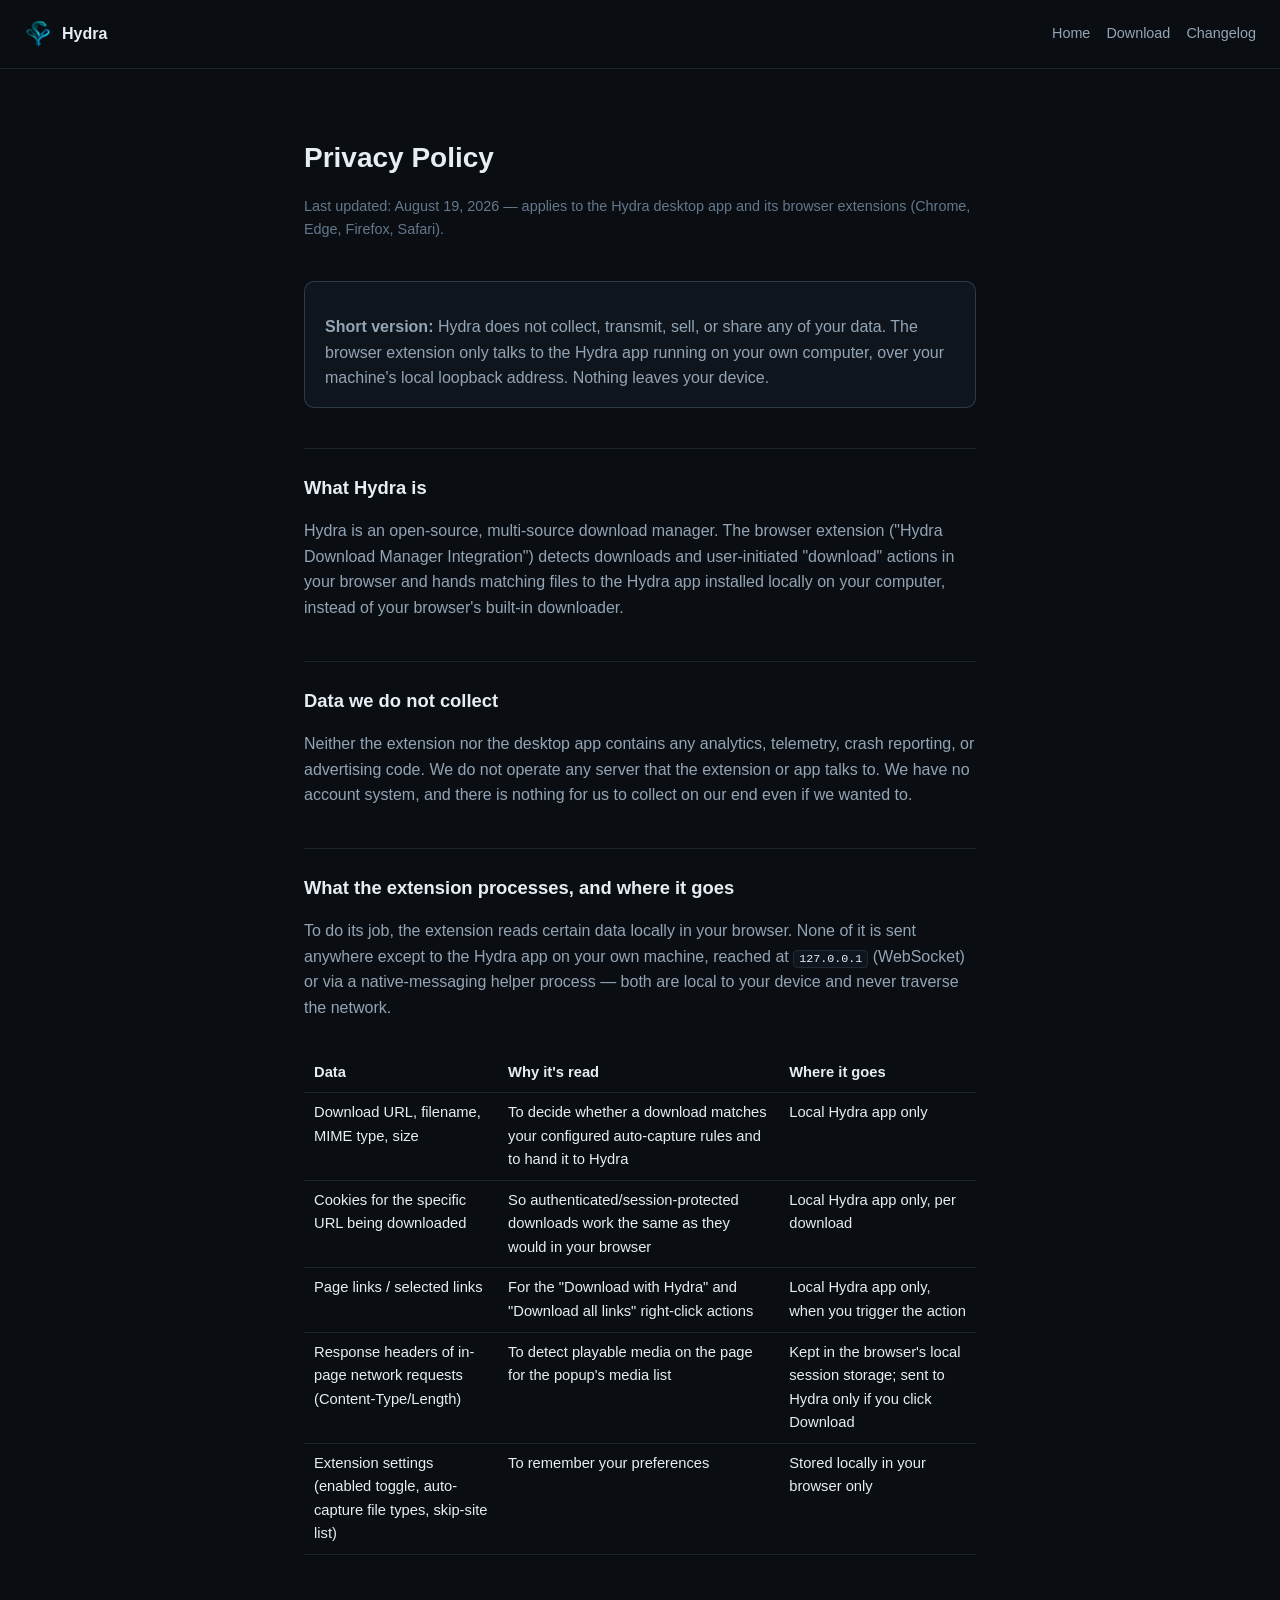
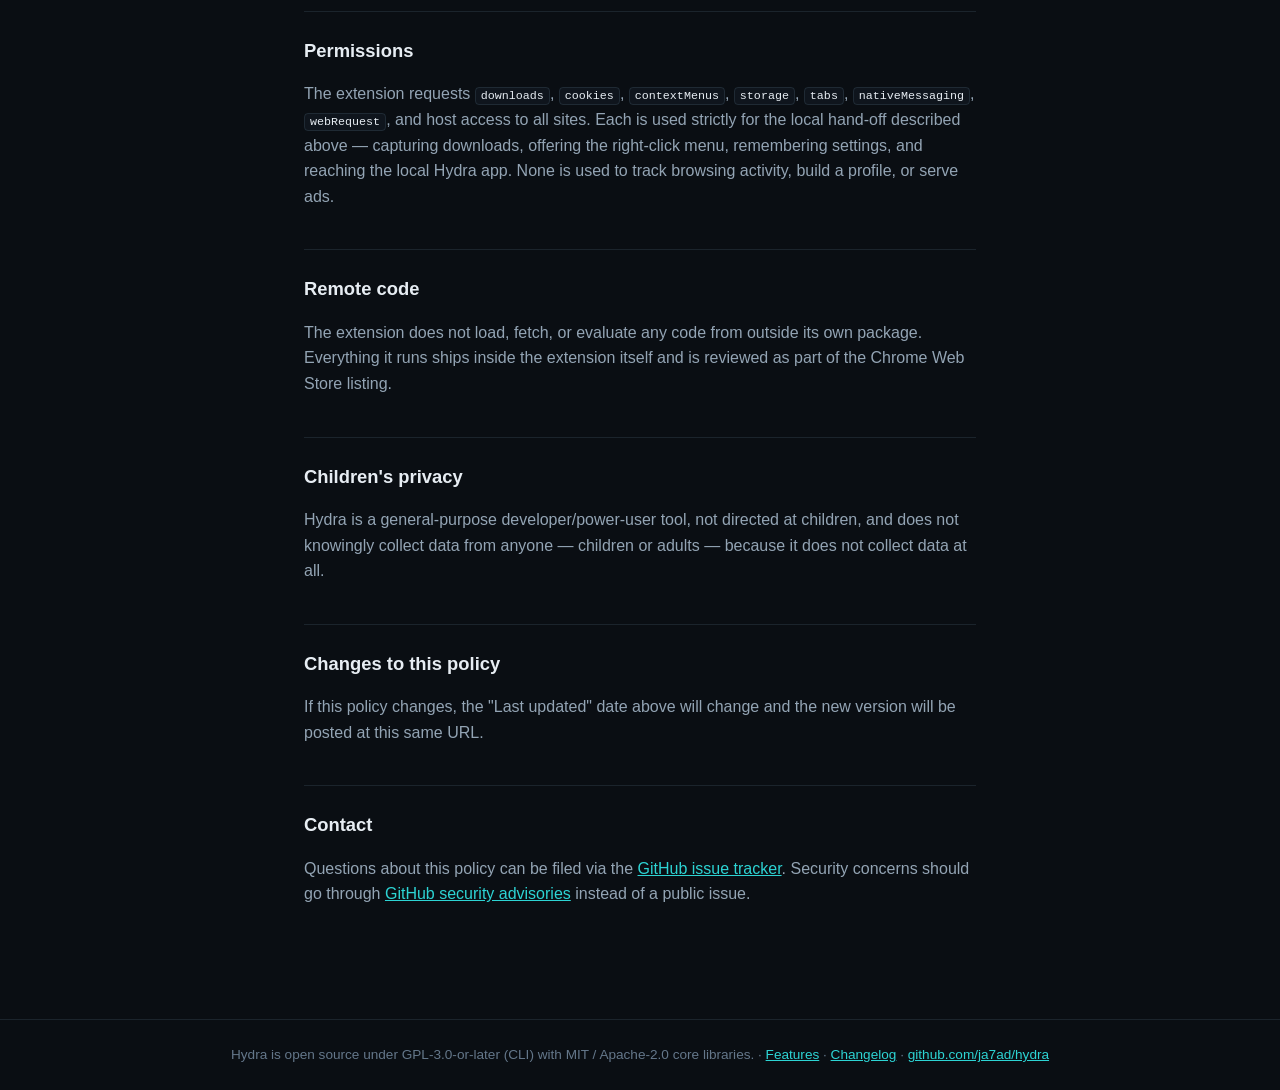
<file: docs/privacy.html>
<!DOCTYPE html>
<html lang="en">
<head>
<meta charset="UTF-8">
<meta name="viewport" content="width=device-width, initial-scale=1.0">
  <meta name="robots" content="index, follow, max-image-preview:large, max-snippet:-1, max-video-preview:-1">
  <meta name="author" content="Javad Rajabzadeh">
  <meta name="theme-color" content="#0a0e13">
<title>Privacy Policy — Hydra Download Manager (HDM)</title>
<meta name="description" content="Privacy policy for Hydra Download Manager (HDM) browser extensions and desktop app: what data is processed, where it goes, and why.">
<link rel="canonical" href="https://hydra.javad.dev/privacy.html">
<link rel="icon" type="image/png" href="logo.png">
<meta property="og:title" content="Privacy Policy — Hydra Download Manager (HDM)">
<meta property="og:description" content="Privacy policy for Hydra Download Manager (HDM) browser extensions and desktop app: what data is processed, where it goes, and why.">
<meta property="og:image" content="https://hydra.javad.dev/img/screenshot.jpg">
<meta property="og:url" content="https://hydra.javad.dev/privacy.html">
<meta property="og:type" content="website">
  <meta property="og:locale" content="en_US">
  <meta name="twitter:card" content="summary_large_image">
  <meta name="twitter:title" content="Privacy Policy — Hydra Download Manager (HDM)">
  <meta name="twitter:description" content="Privacy policy for Hydra Download Manager (HDM) browser extensions and desktop app: what data is processed, where it goes, and why.">
  <meta name="twitter:image" content="https://hydra.javad.dev/img/screenshot.jpg">
<meta property="og:site_name" content="Hydra Download Manager">
<style>
  :root {
    --bg: #0a0e13;
    --bg-raised: #0f151d;
    --line: rgba(148, 197, 222, 0.12);
    --line-strong: rgba(148, 197, 222, 0.22);
    --text: #e7edf3;
    --text-dim: #93a4b4;
    --text-faint: #64778a;
    --accent: #2dd4d4;
  }
  * { box-sizing: border-box; }
  html { color-scheme: dark; }
  body {
    margin: 0;
    background: var(--bg);
    color: var(--text);
    font-family: -apple-system, BlinkMacSystemFont, "Segoe UI", Roboto, Helvetica, Arial, sans-serif;
    line-height: 1.6;
  }
  a { color: var(--accent); }
  header {
    border-bottom: 1px solid var(--line);
    padding: 20px 24px;
    display: flex;
    align-items: center;
    gap: 10px;
  }
  header img { width: 28px; height: 28px; border-radius: 6px; }
  header .brand { font-weight: 600; color: var(--text); text-decoration: none; }
  main {
    max-width: 720px;
    margin: 0 auto;
    padding: 48px 24px 96px;
  }
  h1 { font-size: 1.75rem; margin-bottom: 4px; }
  .updated { color: var(--text-faint); font-size: 0.9rem; margin-bottom: 40px; }
  h2 {
    font-size: 1.15rem;
    margin-top: 40px;
    border-top: 1px solid var(--line);
    padding-top: 24px;
  }
  p, li { color: var(--text-dim); }
  ul { padding-left: 1.2em; }
  li { margin-bottom: 8px; }
  code {
    background: var(--bg-raised);
    border: 1px solid var(--line);
    border-radius: 4px;
    padding: 1px 5px;
    font-size: 0.9em;
    color: var(--text);
  }
  .callout {
    background: var(--bg-raised);
    border: 1px solid var(--line-strong);
    border-radius: 10px;
    padding: 16px 20px;
    margin: 24px 0;
  }
  .callout p:last-child { margin-bottom: 0; }
  table { width: 100%; border-collapse: collapse; margin: 16px 0; font-size: 0.92rem; }
  .table-wrap { overflow-x: auto; -webkit-overflow-scrolling: touch; margin: 16px 0; }
  th, td { text-align: left; padding: 8px 10px; border-bottom: 1px solid var(--line); vertical-align: top; }
  th { color: var(--text); font-weight: 600; }
  footer {
    border-top: 1px solid var(--line);
    padding: 24px;
    text-align: center;
    color: var(--text-faint);
    font-size: 0.85rem;
  }
  @media (max-width: 540px) {
    header { padding: 14px 16px; }
    main { padding: 32px 16px 64px; }
    h1 { font-size: 1.4rem; }
    .updated { margin-bottom: 24px; }
  }
</style>
  <script type="application/ld+json">
{
  "@context": "https://schema.org",
  "@graph": [
    {
      "@type": "Person",
      "@id": "https://hydra.javad.dev/#author",
      "name": "Javad Rajabzadeh",
      "alternateName": "ja7ad",
      "url": "https://javad.dev/",
      "sameAs": [
        "https://github.com/ja7ad",
        "https://sourceforge.net/u/ja7ad/profile/"
      ]
    },
    {
      "@type": "WebSite",
      "@id": "https://hydra.javad.dev/#website",
      "url": "https://hydra.javad.dev/",
      "name": "Hydra Download Manager",
      "alternateName": "HDM",
      "inLanguage": "en",
      "publisher": {
        "@id": "https://hydra.javad.dev/#author"
      },
      "about": {
        "@id": "https://hydra.javad.dev/#software"
      }
    },
    {
      "@type": "WebPage",
      "@id": "https://hydra.javad.dev/privacy.html#webpage",
      "url": "https://hydra.javad.dev/privacy.html",
      "name": "Privacy Policy — Hydra Download Manager (HDM)",
      "description": "What the Hydra desktop app and browser extensions process, and why nothing leaves your device.",
      "isPartOf": {
        "@id": "https://hydra.javad.dev/#website"
      },
      "about": {
        "@id": "https://hydra.javad.dev/#software"
      },
      "inLanguage": "en",
      "primaryImageOfPage": "https://hydra.javad.dev/img/screenshot.jpg",
      "breadcrumb": {
        "@id": "https://hydra.javad.dev/privacy.html#breadcrumb"
      }
    },
    {
      "@type": "BreadcrumbList",
      "@id": "https://hydra.javad.dev/privacy.html#breadcrumb",
      "itemListElement": [
        {
          "@type": "ListItem",
          "position": 1,
          "name": "Hydra Download Manager",
          "item": "https://hydra.javad.dev/"
        },
        {
          "@type": "ListItem",
          "position": 2,
          "name": "Privacy Policy",
          "item": "https://hydra.javad.dev/privacy.html"
        }
      ]
    }
  ]
}
  </script>
</head>
<body>
<header>
  <img src="logo.png" alt="">
  <a class="brand" href="index.html">Hydra</a>
  <nav style="margin-left:auto; display:flex; gap:16px; font-size:0.9rem;">
    <a href="index.html" style="color:var(--text-dim); text-decoration:none;">Home</a>
    <a href="index.html#download" style="color:var(--text-dim); text-decoration:none;">Download</a>
    <a href="changelog.html" style="color:var(--text-dim); text-decoration:none;">Changelog</a>
  </nav>
</header>
<main>
  <h1>Privacy Policy</h1>
  <p class="updated">Last updated: August 19, 2026 — applies to the Hydra desktop app and its browser extensions (Chrome, Edge, Firefox, Safari).</p>

  <div class="callout">
    <p><strong>Short version:</strong> Hydra does not collect, transmit, sell, or share any of your data. The browser extension only talks to the Hydra app running on your own computer, over your machine's local loopback address. Nothing leaves your device.</p>
  </div>

  <h2>What Hydra is</h2>
  <p>Hydra is an open-source, multi-source download manager. The browser extension ("Hydra Download Manager Integration") detects downloads and user-initiated "download" actions in your browser and hands matching files to the Hydra app installed locally on your computer, instead of your browser's built-in downloader.</p>

  <h2>Data we do not collect</h2>
  <p>Neither the extension nor the desktop app contains any analytics, telemetry, crash reporting, or advertising code. We do not operate any server that the extension or app talks to. We have no account system, and there is nothing for us to collect on our end even if we wanted to.</p>

  <h2>What the extension processes, and where it goes</h2>
  <p>To do its job, the extension reads certain data locally in your browser. None of it is sent anywhere except to the Hydra app on your own machine, reached at <code>127.0.0.1</code> (WebSocket) or via a native-messaging helper process — both are local to your device and never traverse the network.</p>
  <div class="table-wrap">
  <table>
    <tr><th>Data</th><th>Why it's read</th><th>Where it goes</th></tr>
    <tr><td>Download URL, filename, MIME type, size</td><td>To decide whether a download matches your configured auto-capture rules and to hand it to Hydra</td><td>Local Hydra app only</td></tr>
    <tr><td>Cookies for the specific URL being downloaded</td><td>So authenticated/session-protected downloads work the same as they would in your browser</td><td>Local Hydra app only, per download</td></tr>
    <tr><td>Page links / selected links</td><td>For the "Download with Hydra" and "Download all links" right-click actions</td><td>Local Hydra app only, when you trigger the action</td></tr>
    <tr><td>Response headers of in-page network requests (Content-Type/Length)</td><td>To detect playable media on the page for the popup's media list</td><td>Kept in the browser's local session storage; sent to Hydra only if you click Download</td></tr>
    <tr><td>Extension settings (enabled toggle, auto-capture file types, skip-site list)</td><td>To remember your preferences</td><td>Stored locally in your browser only</td></tr>
  </table>
  </div>

  <h2>Permissions</h2>
  <p>The extension requests <code>downloads</code>, <code>cookies</code>, <code>contextMenus</code>, <code>storage</code>, <code>tabs</code>, <code>nativeMessaging</code>, <code>webRequest</code>, and host access to all sites. Each is used strictly for the local hand-off described above — capturing downloads, offering the right-click menu, remembering settings, and reaching the local Hydra app. None is used to track browsing activity, build a profile, or serve ads.</p>

  <h2>Remote code</h2>
  <p>The extension does not load, fetch, or evaluate any code from outside its own package. Everything it runs ships inside the extension itself and is reviewed as part of the Chrome Web Store listing.</p>

  <h2>Children's privacy</h2>
  <p>Hydra is a general-purpose developer/power-user tool, not directed at children, and does not knowingly collect data from anyone — children or adults — because it does not collect data at all.</p>

  <h2>Changes to this policy</h2>
  <p>If this policy changes, the "Last updated" date above will change and the new version will be posted at this same URL.</p>

  <h2>Contact</h2>
  <p>Questions about this policy can be filed via the <a href="https://github.com/ja7ad/hydra/issues">GitHub issue tracker</a>. Security concerns should go through <a href="https://github.com/ja7ad/hydra/security/advisories/new">GitHub security advisories</a> instead of a public issue.</p>
</main>
<footer>
  Hydra is open source under GPL-3.0-or-later (CLI) with MIT / Apache-2.0 core libraries. · <a href="features.html">Features</a> · <a href="changelog.html">Changelog</a> ·
  <a href="https://github.com/ja7ad/hydra">github.com/ja7ad/hydra</a>
</footer>
</body>
</html>
</file>
